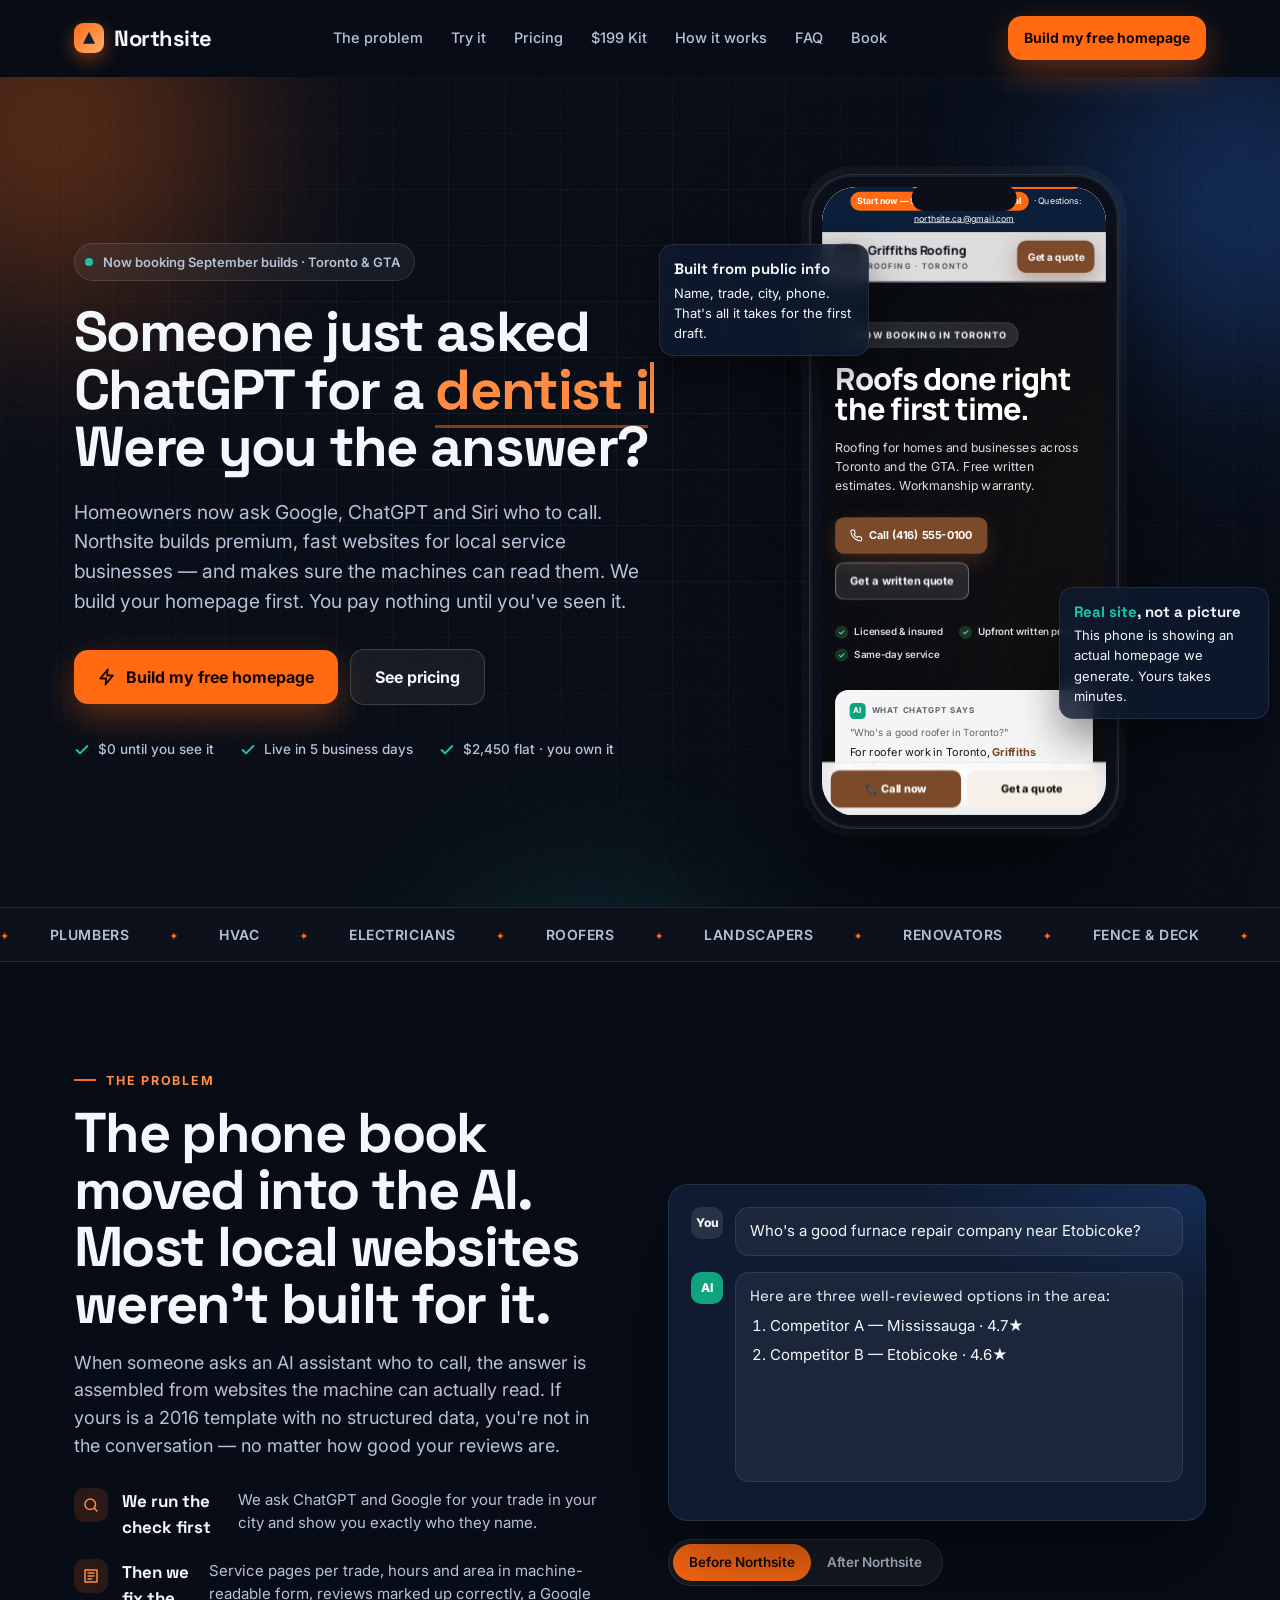
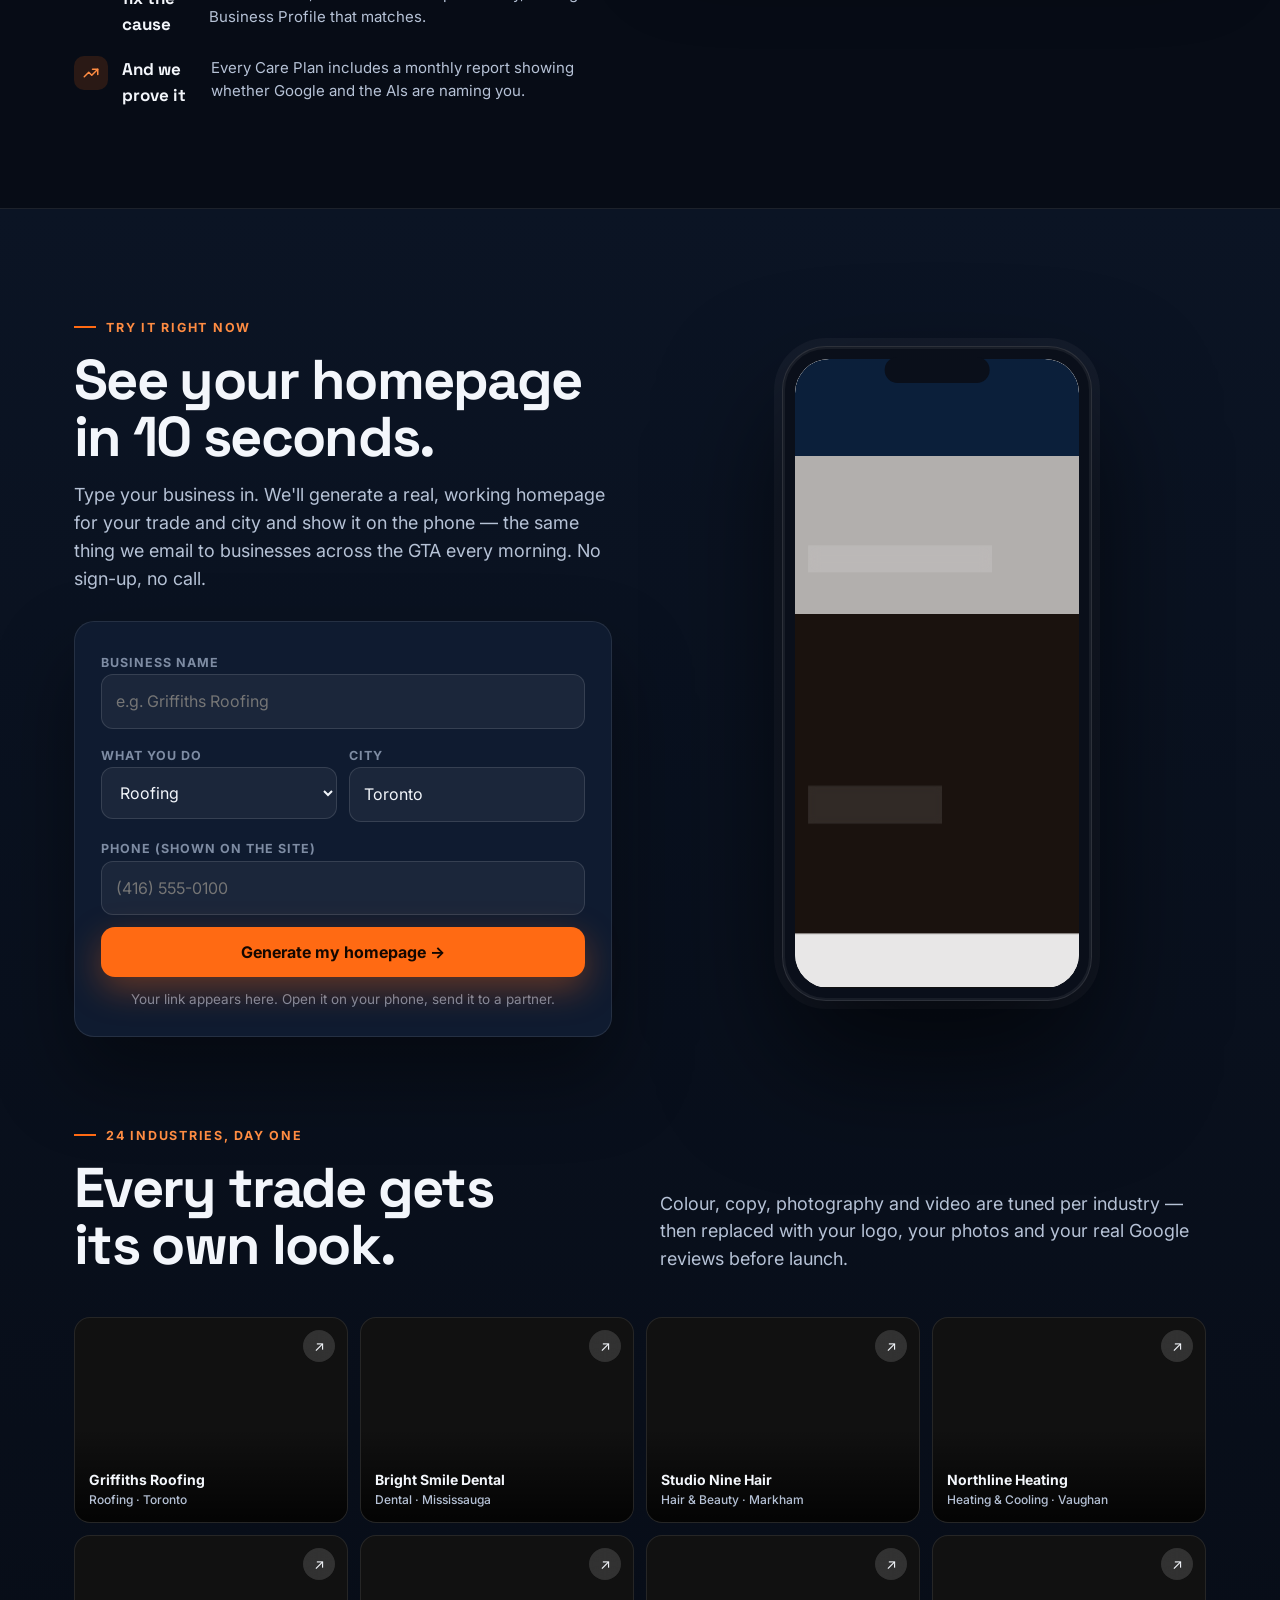
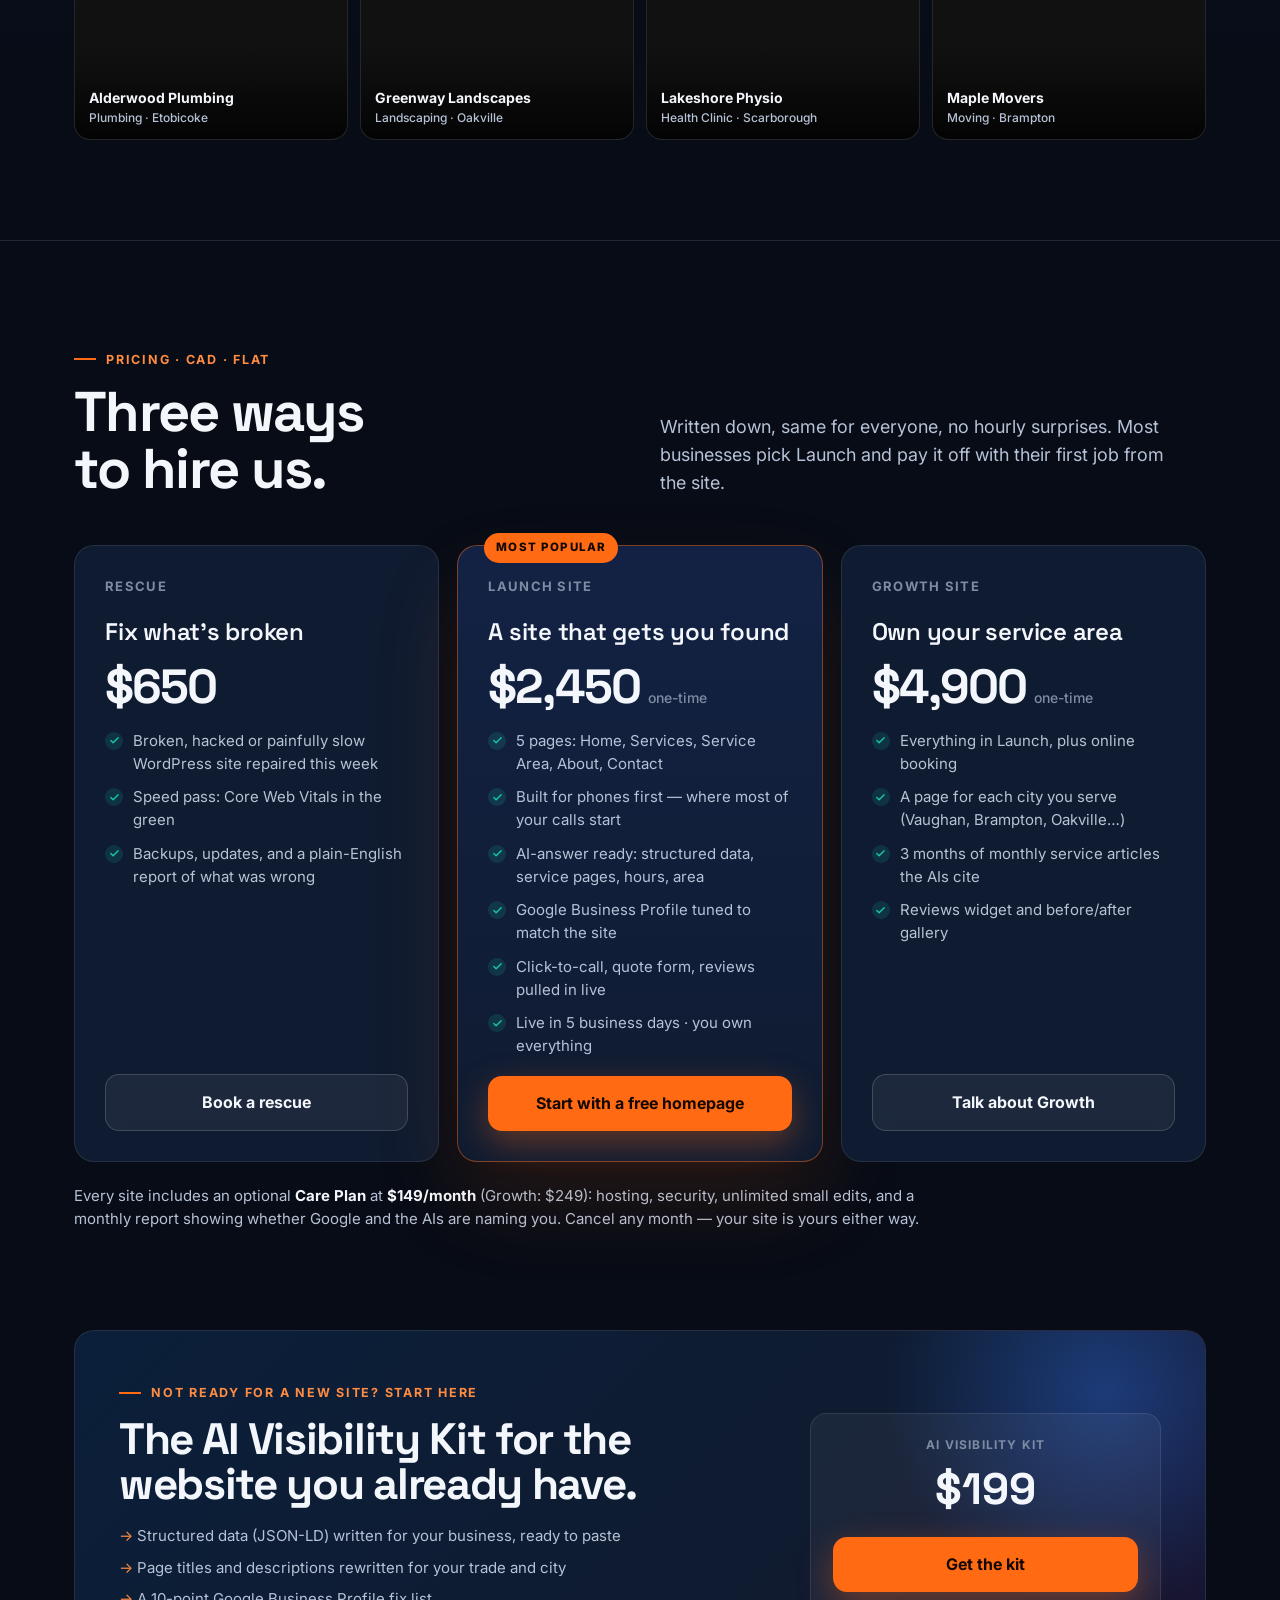
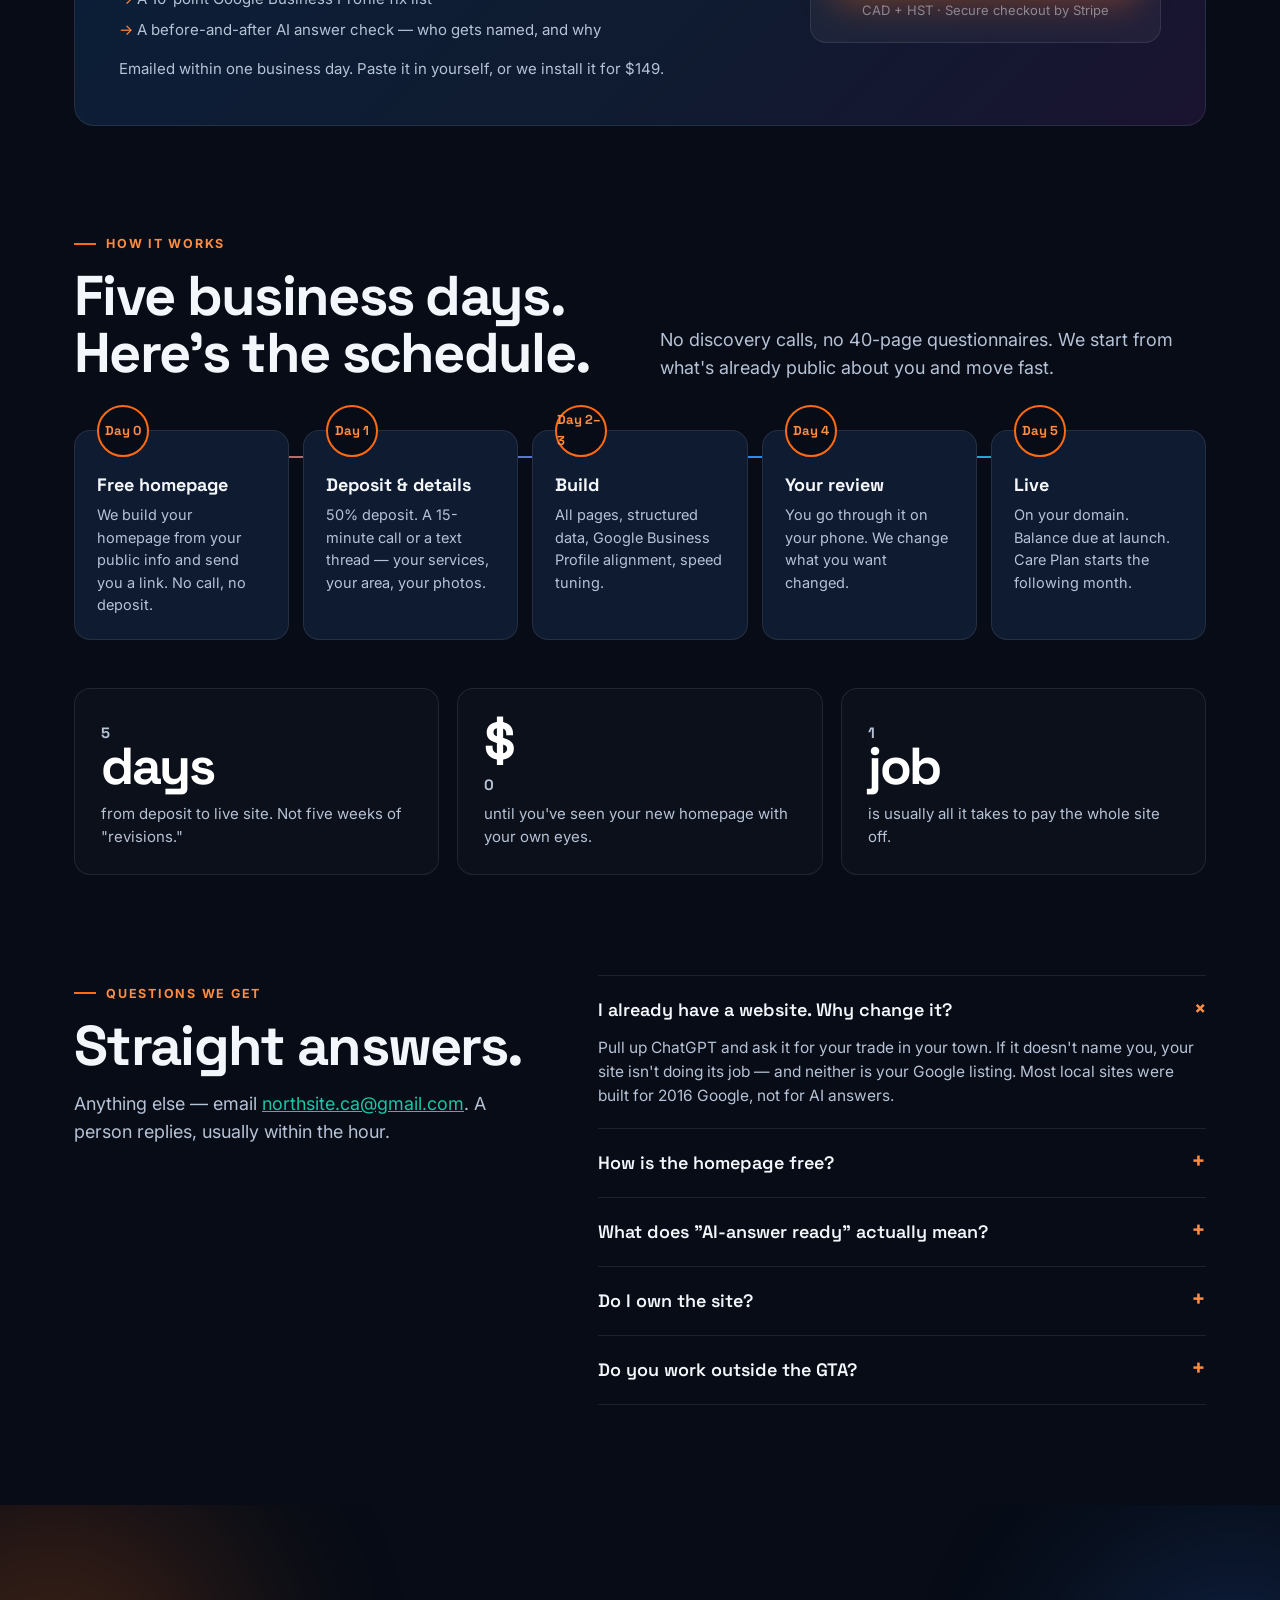
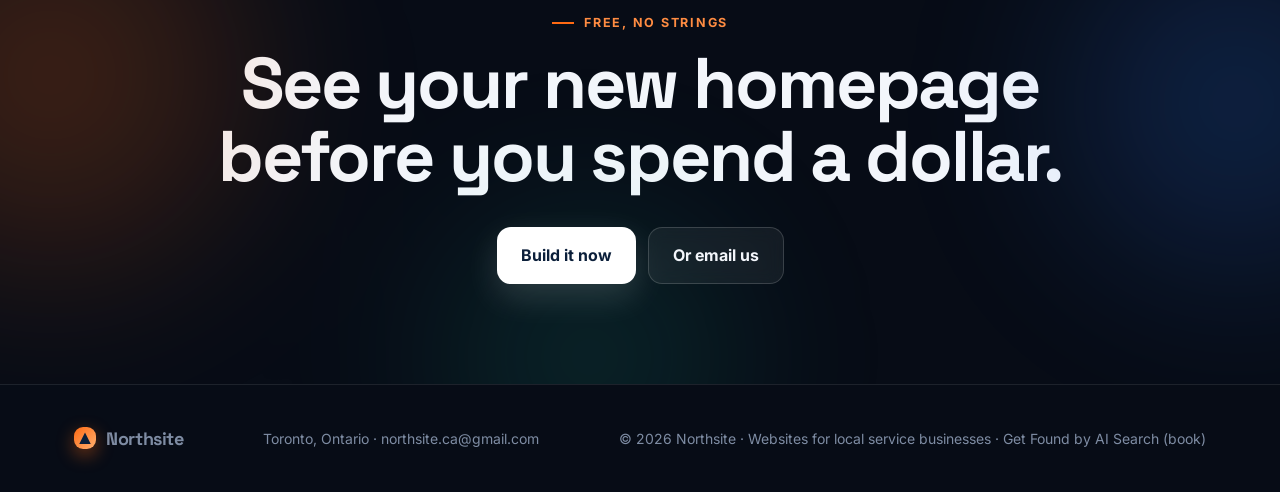
<file: index.html>
<!doctype html>
<html lang="en">
<head>
<meta charset="utf-8">
<meta name="viewport" content="width=device-width,initial-scale=1">
<title>Northsite — websites that get local businesses found on Google and in AI answers</title>
<meta name="description" content="Northsite builds fast, premium websites for GTA service businesses and makes them readable to Google, ChatGPT and Siri. See your homepage before you pay a dollar.">
<link rel="canonical" href="https://northsite.ca/">
<meta property="og:title" content="Northsite — see your new homepage before you pay">
<meta property="og:description" content="Premium websites for Toronto-area service businesses, built to be recommended by Google and ChatGPT. Free homepage first, $2,450 flat, live in 5 days.">
<meta property="og:url" content="https://northsite.ca/">
<meta name="theme-color" content="#070C16">
<script type="application/ld+json">{"@context":"https://schema.org","@type":"ProfessionalService","name":"Northsite","url":"https://northsite.ca/","email":"northsite.ca@gmail.com","description":"Websites and AI-search visibility for local service businesses in the Greater Toronto Area.","areaServed":{"@type":"AdministrativeArea","name":"Greater Toronto Area"},"address":{"@type":"PostalAddress","addressLocality":"Toronto","addressRegion":"ON","addressCountry":"CA"},"priceRange":"$199–$4,900","makesOffer":[{"@type":"Offer","name":"AI Visibility Kit","price":"199","priceCurrency":"CAD"},{"@type":"Offer","name":"Launch website","price":"2450","priceCurrency":"CAD"},{"@type":"Offer","name":"Growth website","price":"4900","priceCurrency":"CAD"}]}</script>
<link rel="preconnect" href="https://fonts.googleapis.com"><link rel="preconnect" href="https://fonts.gstatic.com" crossorigin>
<link rel="stylesheet" href="https://fonts.googleapis.com/css2?family=Space+Grotesk:wght@500;600;700&family=Inter:wght@400;500;600;700&display=swap">
<style>
:root{--bg:#070C16;--bg2:#0B1424;--panel:#0F1B30;--ink:#F3F6FB;--ink2:#B6C2D6;--mute:#7E8CA3;--line:rgba(255,255,255,.09);--o:#FF6A13;--o2:#FF8C42;--blue:#2F7BFF;--teal:#19C6A6;--r:20px}
*{box-sizing:border-box}html{scroll-behavior:smooth}
body{margin:0;background:var(--bg);color:var(--ink);font-family:Inter,system-ui,-apple-system,"Segoe UI",sans-serif;font-size:17px;line-height:1.55;-webkit-font-smoothing:antialiased;overflow-x:hidden}
h1,h2,h3,.sg{font-family:"Space Grotesk",Inter,sans-serif;letter-spacing:-.03em;line-height:1.02;margin:0;text-wrap:balance}
h1{font-size:clamp(34px,4.4vw,62px);font-weight:700}h2{font-size:clamp(32px,4.4vw,56px);font-weight:700}h3{font-size:22px;font-weight:600;letter-spacing:-.01em}
p{margin:0}a{color:inherit}
.wrap{max-width:1180px;margin:0 auto;padding:0 24px}
.kicker{display:inline-flex;align-items:center;gap:10px;font-size:12.5px;font-weight:700;letter-spacing:.14em;text-transform:uppercase;color:var(--o2)}.kicker:before{content:"";width:22px;height:2px;background:var(--o)}
.sub{color:var(--ink2);font-size:18px;max-width:40em;margin-top:16px;text-wrap:pretty}
.btn{display:inline-flex;align-items:center;gap:10px;background:var(--o);color:#140700;font-weight:700;text-decoration:none;padding:15px 24px;border-radius:14px;font-size:16px;border:0;cursor:pointer;position:relative;overflow:hidden;transition:transform .2s,box-shadow .2s;box-shadow:0 12px 34px rgba(255,106,19,.35);font-family:inherit}
.btn:after{content:"";position:absolute;inset:0;background:linear-gradient(120deg,transparent 30%,rgba(255,255,255,.35) 50%,transparent 70%);transform:translateX(-120%);transition:transform .6s}.btn:hover:after{transform:translateX(120%)}.btn:hover{transform:translateY(-2px);box-shadow:0 18px 44px rgba(255,106,19,.45)}
.btn svg{width:18px;height:18px}
.btn.ghost{background:rgba(255,255,255,.06);color:var(--ink);border:1px solid rgba(255,255,255,.16);box-shadow:none;backdrop-filter:blur(8px)}.btn.ghost:hover{background:rgba(255,255,255,.1);box-shadow:none}
.btn.white{background:#fff;color:#0B1F3A;box-shadow:0 12px 34px rgba(255,255,255,.15)}
/* nav */
.nav{position:sticky;top:0;z-index:50;transition:background .3s,border-color .3s;border-bottom:1px solid transparent}
.nav.solid{background:rgba(7,12,22,.72);backdrop-filter:blur(16px) saturate(1.4);-webkit-backdrop-filter:blur(16px) saturate(1.4);border-color:var(--line)}
.nav .wrap{display:flex;align-items:center;justify-content:space-between;padding:16px 24px;gap:16px}
.logo{display:flex;align-items:center;gap:10px;text-decoration:none;font-family:"Space Grotesk";font-weight:700;font-size:22px;letter-spacing:-.02em}
.logo i{width:30px;height:30px;border-radius:9px;background:linear-gradient(135deg,var(--o),#FFB070);display:grid;place-items:center;position:relative;box-shadow:0 6px 18px rgba(255,106,19,.45)}.logo i:after{content:"";width:12px;height:12px;background:#0B1F3A;clip-path:polygon(50% 0,100% 100%,0 100%)}
.nav .links{display:flex;gap:28px;font-size:14.5px;font-weight:500;color:var(--ink2)}.nav .links a{text-decoration:none;transition:color .2s}.nav .links a:hover{color:#fff}
.nav .right{display:flex;gap:10px;align-items:center}.nav .btn{padding:11px 16px;font-size:14px}
.nav .btn .sm{display:none}@media(max-width:900px){.nav .links{display:none}.nav .wrap{padding:12px 18px}.wrap{padding:0 18px}.nav .btn .lg{display:none}.nav .btn .sm{display:inline}}
/* hero */
.hero{position:relative;overflow:hidden;padding:80px 0 60px;min-height:calc(100vh - 70px);display:flex;align-items:center}
.aurora{position:absolute;inset:-20% -10%;z-index:0;filter:blur(70px);opacity:.75;pointer-events:none}
.aurora i{position:absolute;border-radius:50%;mix-blend-mode:screen;animation:drift 18s ease-in-out infinite alternate}
.aurora i:nth-child(1){width:52vw;height:52vw;left:-10%;top:-10%;background:radial-gradient(circle,#FF6A13 0%,rgba(255,106,19,0) 60%);opacity:.55}
.aurora i:nth-child(2){width:46vw;height:46vw;right:-8%;top:0;background:radial-gradient(circle,#2F7BFF 0%,rgba(47,123,255,0) 60%);opacity:.5;animation-delay:-6s}
.aurora i:nth-child(3){width:40vw;height:40vw;left:30%;bottom:-20%;background:radial-gradient(circle,#19C6A6 0%,rgba(25,198,166,0) 60%);opacity:.35;animation-delay:-12s}
@keyframes drift{0%{transform:translate(0,0) scale(1)}50%{transform:translate(6vw,-4vw) scale(1.12)}100%{transform:translate(-4vw,5vw) scale(.95)}}
.grid-bg{position:absolute;inset:0;z-index:0;background-image:linear-gradient(rgba(255,255,255,.045) 1px,transparent 1px),linear-gradient(90deg,rgba(255,255,255,.045) 1px,transparent 1px);background-size:56px 56px;mask-image:radial-gradient(ellipse 70% 60% at 50% 40%,#000 30%,transparent 100%);pointer-events:none}
.grain{position:absolute;inset:0;z-index:0;opacity:.07;pointer-events:none;background-image:url("data:image/svg+xml,%3Csvg xmlns='http://www.w3.org/2000/svg' width='160' height='160'%3E%3Cfilter id='n'%3E%3CfeTurbulence baseFrequency='.9' numOctaves='2' stitchTiles='stitch'/%3E%3C/filter%3E%3Crect width='100%25' height='100%25' filter='url(%23n)'/%3E%3C/svg%3E")}
.hero .wrap{position:relative;z-index:2;display:grid;grid-template-columns:1.1fr .9fr;gap:56px;align-items:center;width:100%}
@media(max-width:960px){.hero{min-height:0;padding:56px 0 40px}.hero .wrap{grid-template-columns:1fr;gap:40px}}
.pill{display:inline-flex;align-items:center;gap:10px;background:rgba(255,255,255,.06);border:1px solid rgba(255,255,255,.12);padding:8px 14px 8px 10px;border-radius:999px;font-size:13px;font-weight:600;color:var(--ink2);backdrop-filter:blur(8px)}
.pill b{width:8px;height:8px;border-radius:50%;background:var(--teal);box-shadow:0 0 0 0 rgba(25,198,166,.6);animation:pulse 2s infinite}
@keyframes pulse{70%{box-shadow:0 0 0 9px rgba(25,198,166,0)}100%{box-shadow:0 0 0 0 rgba(25,198,166,0)}}
.hero h1{margin-top:22px}.hero h1 .tw{color:var(--o2);border-bottom:3px solid rgba(255,106,19,.5)}
.hero h1 .cur{display:inline-block;width:.06em;height:.9em;background:var(--o2);vertical-align:-.08em;margin-left:2px;animation:blink 1s steps(2) infinite}@keyframes blink{50%{opacity:0}}
.hero .lede{font-size:clamp(17px,1.5vw,20px);color:var(--ink2);max-width:33em;margin-top:22px;text-wrap:pretty}
.hero .cta{display:flex;gap:12px;flex-wrap:wrap;margin-top:32px;align-items:center}
.hero .fine{margin-top:16px;font-size:14px;color:var(--mute)}
.proof{display:flex;gap:26px;flex-wrap:wrap;margin-top:34px;font-size:13.5px;color:var(--ink2);font-weight:500}.proof span{display:inline-flex;gap:8px;align-items:center}.proof svg{width:16px;height:16px;color:var(--teal)}
/* phone demo */
.demo{position:relative;justify-self:center;width:min(310px,100%)}.demo .phone{position:relative;z-index:1}
.phone{position:relative;width:100%;aspect-ratio:9/19;border-radius:44px;background:#0a0f1a;border:1px solid rgba(255,255,255,.14);box-shadow:0 60px 120px rgba(0,0,0,.6),0 0 0 8px rgba(255,255,255,.04),inset 0 0 0 2px rgba(255,255,255,.06);padding:12px;animation:floaty 8s ease-in-out infinite}
@keyframes floaty{50%{transform:translateY(-10px)}}
.phone .screen{position:relative;width:100%;height:100%;border-radius:34px;overflow:hidden;background:#111}
.phone .notch{position:absolute;top:10px;left:50%;translate:-50% 0;width:34%;height:26px;background:#0a0f1a;border-radius:20px;z-index:3}
.phone iframe{width:390px;height:844px;border:0;transform-origin:0 0;position:absolute;left:0;top:0;pointer-events:none;background:#fff}
.demo .tag{position:absolute;z-index:2;left:-150px;top:70px;background:rgba(15,27,48,.85);border:1px solid var(--line);backdrop-filter:blur(10px);padding:12px 14px;border-radius:14px;font-size:13px;box-shadow:0 20px 40px rgba(0,0,0,.4);animation:floaty 8s ease-in-out -3s infinite;max-width:210px}
.demo .tag b{display:block;font-family:"Space Grotesk";font-size:15px;margin-bottom:2px}.demo .tag.t2{left:auto;right:-150px;top:auto;bottom:110px;animation-delay:-5s}
.demo .tag em{font-style:normal;color:var(--teal)}
@media(max-width:960px){.demo .tag,.demo .tag.t2{position:static;margin:12px auto 0;max-width:none;animation:none}.demo .tag{display:none}}
/* ticker */
.ticker{border-top:1px solid var(--line);border-bottom:1px solid var(--line);padding:16px 0;overflow:hidden;background:rgba(255,255,255,.02)}
.ticker .track{display:flex;gap:40px;width:max-content;white-space:nowrap;animation:tick 60s linear infinite;font-size:14px;font-weight:600;color:var(--ink2);letter-spacing:.04em;text-transform:uppercase}.ticker span:before{content:"✦";color:var(--o);margin-right:40px;font-size:11px}
@keyframes tick{to{transform:translateX(-50%)}}
/* sections */
section{padding:100px 0;position:relative}@media(max-width:900px){section{padding:70px 0}}
.head{display:grid;grid-template-columns:1fr 1fr;gap:40px;align-items:end;margin-bottom:48px}@media(max-width:900px){.head{grid-template-columns:1fr;gap:16px}}
/* AI check */
.check{display:grid;grid-template-columns:1fr 1fr;gap:56px;align-items:center}@media(max-width:960px){.check{grid-template-columns:1fr}}
.chat{background:var(--panel);border:1px solid var(--line);border-radius:var(--r);padding:22px;box-shadow:0 40px 80px rgba(0,0,0,.4);position:relative;overflow:hidden}
.chat:before{content:"";position:absolute;inset:0;background:radial-gradient(500px 200px at 100% 0%,rgba(47,123,255,.18),transparent 60%);pointer-events:none}
.chat .row{display:flex;gap:12px;margin-bottom:16px;position:relative}.chat .av{flex:none;width:32px;height:32px;border-radius:10px;display:grid;place-items:center;font-size:12px;font-weight:800}.chat .u .av{background:rgba(255,255,255,.1)}.chat .a .av{background:#10A37F;color:#fff}
.chat .bub{background:rgba(255,255,255,.05);border:1px solid var(--line);padding:12px 14px;border-radius:14px;font-size:15px;line-height:1.5;flex:1}
.chat .ans{font-family:"Space Grotesk";font-size:15px}.chat ol{margin:8px 0 0;padding-left:20px;display:grid;gap:6px}.chat li{opacity:0;transform:translateX(-6px);transition:.4s}.chat li.in{opacity:1;transform:none}
.chat .miss{margin-top:12px;padding:10px 12px;border-radius:10px;background:rgba(200,50,30,.14);border:1px solid rgba(240,100,78,.35);color:#FFB4A6;font-size:13.5px;display:flex;gap:8px;align-items:center;opacity:0;transition:.5s .2s}.chat .miss.in{opacity:1}
.chat .fix{margin-top:12px;padding:10px 12px;border-radius:10px;background:rgba(25,198,166,.12);border:1px solid rgba(25,198,166,.4);color:#8FF0D9;font-size:13.5px;display:none;gap:8px;align-items:center}
.chat.fixed .miss{display:none}.chat.fixed .fix{display:flex}.chat .you{color:var(--o2);font-weight:700}
.toggle{display:inline-flex;background:rgba(255,255,255,.06);border:1px solid var(--line);border-radius:999px;padding:4px;margin-top:18px;font-size:13.5px;font-weight:600}.toggle button{border:0;background:transparent;color:var(--ink2);padding:8px 16px;border-radius:999px;cursor:pointer;font:inherit;font-weight:600}.toggle button.on{background:var(--o);color:#140700}
.feat{display:grid;gap:18px;margin-top:28px}.feat div{display:flex;gap:14px;align-items:flex-start}.feat i{flex:none;width:34px;height:34px;border-radius:10px;background:rgba(255,106,19,.14);color:var(--o2);display:grid;place-items:center;font-style:normal}.feat i svg{width:18px;height:18px}.feat b{display:block;font-family:"Space Grotesk";font-size:17px}.feat span{color:var(--ink2);font-size:15px}
/* builder */
.builder{background:linear-gradient(180deg,var(--bg2),var(--bg));border-top:1px solid var(--line);border-bottom:1px solid var(--line)}
.bgrid{display:grid;grid-template-columns:1fr 1fr;gap:56px;align-items:center}@media(max-width:960px){.bgrid{grid-template-columns:1fr}}
.form{background:var(--panel);border:1px solid var(--line);border-radius:var(--r);padding:26px;display:grid;gap:12px;box-shadow:0 40px 80px rgba(0,0,0,.4)}
.form label{font-size:12.5px;font-weight:700;letter-spacing:.08em;text-transform:uppercase;color:var(--mute)}
.form input,.form select{width:100%;background:rgba(255,255,255,.05);border:1px solid rgba(255,255,255,.12);color:var(--ink);padding:14px;border-radius:12px;font:inherit;font-size:16px}.form input:focus,.form select:focus{outline:2px solid rgba(255,106,19,.6);border-color:var(--o)}.form select option{color:#111}
.form .two{display:grid;grid-template-columns:1fr 1fr;gap:12px}@media(max-width:560px){.form .two{grid-template-columns:1fr}}
.form .out{font-size:13.5px;color:var(--mute);text-align:center}.form .out a{color:var(--teal)}
.showcase{display:grid;grid-template-columns:repeat(4,1fr);gap:12px;margin-top:44px}@media(max-width:900px){.showcase{grid-template-columns:repeat(2,1fr)}}
.showcase a{position:relative;display:block;aspect-ratio:4/3;border-radius:16px;overflow:hidden;text-decoration:none;border:1px solid var(--line);background:#111}
.showcase .im{position:absolute;inset:0;background-size:cover;background-position:center;transition:transform .8s;filter:saturate(.9)}.showcase a:hover .im{transform:scale(1.07)}
.showcase .cap{position:absolute;inset:auto 0 0 0;padding:40px 14px 12px;background:linear-gradient(transparent,rgba(0,0,0,.8));font-weight:700;font-size:14px}.showcase .cap small{display:block;font-weight:500;color:var(--ink2);font-size:12px}
.showcase .go{position:absolute;top:12px;right:12px;width:32px;height:32px;border-radius:50%;background:rgba(255,255,255,.14);backdrop-filter:blur(8px);display:grid;place-items:center;font-size:14px;transition:.2s}.showcase a:hover .go{background:var(--o);color:#140700}
/* pricing */
.plans{display:grid;grid-template-columns:repeat(3,1fr);gap:18px;margin-top:48px;align-items:stretch}@media(max-width:960px){.plans{grid-template-columns:1fr}}
.plan{position:relative;background:var(--panel);border:1px solid var(--line);border-radius:var(--r);padding:30px;display:flex;flex-direction:column;gap:18px;transition:transform .25s,border-color .25s}.plan:hover{transform:translateY(-6px);border-color:rgba(255,255,255,.2)}
.plan:before{content:"";position:absolute;inset:-1px;border-radius:inherit;padding:1px;background:radial-gradient(300px 200px at var(--mx,50%) var(--my,0%),rgba(255,255,255,.35),transparent 60%);-webkit-mask:linear-gradient(#000 0 0) content-box,linear-gradient(#000 0 0);-webkit-mask-composite:xor;mask-composite:exclude;pointer-events:none;opacity:0;transition:opacity .3s}.plan:hover:before{opacity:1}
.plan.lead{background:linear-gradient(180deg,#132244,#0F1B30);border-color:rgba(255,106,19,.45);box-shadow:0 40px 90px rgba(255,106,19,.12)}
.plan .badge{position:absolute;top:-13px;left:26px;background:var(--o);color:#140700;font-size:11.5px;font-weight:800;letter-spacing:.1em;text-transform:uppercase;padding:6px 12px;border-radius:999px}
.plan .name{font-size:13px;font-weight:700;letter-spacing:.1em;text-transform:uppercase;color:var(--mute)}.plan h3{font-size:24px;margin-top:6px}
.plan .price{font-family:"Space Grotesk";font-size:48px;font-weight:700;letter-spacing:-.04em;line-height:1}.plan .price small{font-size:14px;color:var(--mute);font-weight:500;letter-spacing:0;margin-left:8px;font-family:Inter}
.plan ul{list-style:none;padding:0;margin:0;display:grid;gap:10px;align-content:start;color:var(--ink2);font-size:15px;flex:1}.plan li{display:flex;gap:10px;align-items:flex-start}.plan li:before{content:"";flex:none;width:18px;height:18px;border-radius:50%;background:rgba(25,198,166,.15);margin-top:3px;background-image:url("data:image/svg+xml,%3Csvg xmlns='http://www.w3.org/2000/svg' viewBox='0 0 24 24' fill='none' stroke='%2319C6A6' stroke-width='3' stroke-linecap='round' stroke-linejoin='round'%3E%3Cpath d='M20 6 9 17l-5-5'/%3E%3C/svg%3E");background-size:11px;background-repeat:no-repeat;background-position:center}
.plan .btn{justify-content:center}
.care{margin-top:22px;color:var(--ink2);font-size:15px;max-width:60em}.care b{color:var(--ink)}
/* kit */
.kit{background:linear-gradient(135deg,#0B1F3A,#0F1B30 60%,#1A1330);border:1px solid var(--line);border-radius:var(--r);padding:44px;display:grid;grid-template-columns:1.3fr .7fr;gap:40px;align-items:center;position:relative;overflow:hidden}
.kit:before{content:"";position:absolute;width:520px;height:520px;right:-160px;top:-200px;background:radial-gradient(circle,rgba(47,123,255,.35),transparent 60%);pointer-events:none}
@media(max-width:900px){.kit{grid-template-columns:1fr;padding:28px}}
.kit .box{background:rgba(255,255,255,.05);border:1px solid var(--line);border-radius:16px;padding:22px;text-align:center;position:relative}.kit .box .p{font-family:"Space Grotesk";font-size:44px;font-weight:700}.kit .box small{display:block;color:var(--mute);font-size:13px;margin-top:8px}
.kit ul{margin:18px 0 0;padding:0;list-style:none;display:grid;gap:8px;color:var(--ink2);font-size:15px}.kit li:before{content:"→ ";color:var(--o2)}
/* process */
.steps{position:relative;display:grid;grid-template-columns:repeat(5,1fr);gap:14px;margin-top:48px}@media(max-width:960px){.steps{grid-template-columns:1fr 1fr}}@media(max-width:560px){.steps{grid-template-columns:1fr}}
.steps:before{content:"";position:absolute;left:0;right:0;top:26px;height:2px;background:linear-gradient(90deg,var(--o),var(--blue),var(--teal));transform:scaleX(0);transform-origin:left;transition:transform 1.6s ease .2s}.steps.in:before{transform:scaleX(1)}@media(max-width:960px){.steps:before{display:none}}
.step{background:var(--panel);border:1px solid var(--line);border-radius:16px;padding:22px;position:relative}.step .d{width:52px;height:52px;border-radius:50%;background:var(--bg);border:2px solid var(--o);display:grid;place-items:center;font-family:"Space Grotesk";font-weight:700;font-size:13px;color:var(--o2);margin:-48px 0 14px;position:relative}.step b{display:block;font-family:"Space Grotesk";font-size:18px;margin-bottom:6px}.step p{color:var(--ink2);font-size:14.5px}
@media(max-width:960px){.step .d{margin-top:0}}
/* stats */
.stats{display:grid;grid-template-columns:repeat(3,1fr);gap:18px;margin-top:48px}@media(max-width:700px){.stats{grid-template-columns:1fr}}
.stat{border:1px solid var(--line);border-radius:16px;padding:26px;background:rgba(255,255,255,.02)}.stat b{display:block;font-family:"Space Grotesk";font-size:52px;font-weight:700;letter-spacing:-.04em;color:#fff;line-height:1}.stat span{color:var(--ink2);font-size:15px;display:block;margin-top:10px}
/* faq */
.faq{display:grid;grid-template-columns:1fr 1.3fr;gap:56px}@media(max-width:900px){.faq{grid-template-columns:1fr;gap:20px}}
.faq details{border-top:1px solid var(--line);padding:20px 0}.faq details:last-child{border-bottom:1px solid var(--line)}.faq summary{cursor:pointer;list-style:none;display:flex;justify-content:space-between;gap:20px;font-family:"Space Grotesk";font-size:18px;font-weight:600}.faq summary::-webkit-details-marker{display:none}.faq summary:after{content:"+";color:var(--o2);font-size:24px;line-height:1;transition:transform .2s}.faq details[open] summary:after{transform:rotate(45deg)}.faq details p{color:var(--ink2);margin-top:12px;font-size:15.5px;max-width:44em}
/* cta */
.cta-band{text-align:center;position:relative;overflow:hidden}.cta-band .aurora{opacity:.5}
.cta-band h2{font-size:clamp(36px,5.6vw,72px);max-width:14em;margin:0 auto}.cta-band .btns{display:flex;gap:12px;justify-content:center;flex-wrap:wrap;margin-top:34px}
footer{border-top:1px solid var(--line);padding:40px 0;color:var(--mute);font-size:14px}footer .wrap{display:flex;justify-content:space-between;flex-wrap:wrap;gap:14px;align-items:center}footer a{text-decoration:none}
.rv{opacity:0;transform:translateY(24px);transition:opacity .8s ease,transform .8s ease}.rv.in{opacity:1;transform:none}
@media(prefers-reduced-motion:reduce){.rv{opacity:1;transform:none}.aurora i,.phone,.demo .tag,.ticker .track,.pill b,.hero h1 .cur{animation:none}}
</style>
</head>
<body>
<div class="nav" id="nav"><div class="wrap"><a class="logo" href="#top"><i></i>Northsite</a><div class="links"><a href="#check">The problem</a><a href="#try">Try it</a><a href="#pricing">Pricing</a><a href="#kit">$199 Kit</a><a href="#how">How it works</a><a href="#faq">FAQ</a><a href="/book/">Book</a></div><div class="right"><a class="btn" href="#try"><span class="lg">Build my free homepage</span><span class="sm">Free homepage</span></a></div></div></div>

<div class="hero" id="top"><div class="aurora"><i></i><i></i><i></i></div><div class="grid-bg"></div><div class="grain"></div>
<div class="wrap">
<div>
<span class="pill"><b></b>Now booking September builds · Toronto &amp; GTA</span>
<h1>Someone just asked ChatGPT for a <span class="tw" id="tw">plumber in Etobicoke</span><span class="cur"></span><br>Were you the answer?</h1>
<p class="lede">Homeowners now ask Google, ChatGPT and Siri who to call. Northsite builds premium, fast websites for local service businesses — and makes sure the machines can read them. We build your homepage first. You pay nothing until you've seen it.</p>
<div class="cta"><a class="btn" href="#try"><svg viewBox="0 0 24 24" fill="none" stroke="currentColor" stroke-width="2.4" stroke-linecap="round" stroke-linejoin="round"><path d="M13 2 3 14h8l-1 8 10-12h-8z"/></svg>Build my free homepage</a><a class="btn ghost" href="#pricing">See pricing</a></div>
<div class="proof"><span><svg viewBox="0 0 24 24" fill="none" stroke="currentColor" stroke-width="3" stroke-linecap="round" stroke-linejoin="round"><path d="M20 6 9 17l-5-5"/></svg>$0 until you see it</span><span><svg viewBox="0 0 24 24" fill="none" stroke="currentColor" stroke-width="3" stroke-linecap="round" stroke-linejoin="round"><path d="M20 6 9 17l-5-5"/></svg>Live in 5 business days</span><span><svg viewBox="0 0 24 24" fill="none" stroke="currentColor" stroke-width="3" stroke-linecap="round" stroke-linejoin="round"><path d="M20 6 9 17l-5-5"/></svg>$2,450 flat · you own it</span></div>
</div>
<div class="demo"><div class="tag"><b>Built from public info</b>Name, trade, city, phone. That's all it takes for the first draft.</div>
<div class="phone"><div class="notch"></div><div class="screen"><iframe id="ph" title="Live homepage demo" src="/m/?n=Griffiths+Roofing&amp;t=roof&amp;c=Toronto&amp;p=4165550100" loading="lazy"></iframe></div></div>
<div class="tag t2"><b><em>Real site</em>, not a picture</b>This phone is showing an actual homepage we generate. Yours takes minutes.</div></div>
</div></div>

<div class="ticker"><div class="track" id="tick"></div></div>

<section id="check"><div class="wrap"><div class="check">
<div class="rv"><span class="kicker">The problem</span><h2 style="margin-top:14px">The phone book moved into the AI. Most local websites weren't built for it.</h2><p class="sub">When someone asks an AI assistant who to call, the answer is assembled from websites the machine can actually read. If yours is a 2016 template with no structured data, you're not in the conversation — no matter how good your reviews are.</p>
<div class="feat"><div><i><svg viewBox="0 0 24 24" fill="none" stroke="currentColor" stroke-width="2" stroke-linecap="round" stroke-linejoin="round"><circle cx="11" cy="11" r="7"/><path d="m20 20-3.5-3.5"/></svg></i><div><b>We run the check first</b><span>We ask ChatGPT and Google for your trade in your city and show you exactly who they name.</span></div></div><div><i><svg viewBox="0 0 24 24" fill="none" stroke="currentColor" stroke-width="2" stroke-linecap="round" stroke-linejoin="round"><path d="M4 4h16v16H4z"/><path d="M8 12h8M8 8h8M8 16h5"/></svg></i><div><b>Then we fix the cause</b><span>Service pages per trade, hours and area in machine-readable form, reviews marked up correctly, a Google Business Profile that matches.</span></div></div><div><i><svg viewBox="0 0 24 24" fill="none" stroke="currentColor" stroke-width="2" stroke-linecap="round" stroke-linejoin="round"><path d="M3 17l6-6 4 4 8-8"/><path d="M14 7h7v7"/></svg></i><div><b>And we prove it</b><span>Every Care Plan includes a monthly report showing whether Google and the AIs are naming you.</span></div></div></div></div>
<div class="rv"><div class="chat" id="chat"><div class="row u"><span class="av">You</span><div class="bub">Who's a good furnace repair company near Etobicoke?</div></div>
<div class="row a"><span class="av">AI</span><div class="bub"><div class="ans">Here are three well-reviewed options in the area:</div><ol id="ol"><li><span id="n1">Competitor A</span> — Mississauga · 4.7★</li><li><span id="n2">Competitor B</span> — Etobicoke · 4.6★</li><li><span id="n3">Competitor C</span> — Toronto West · 4.8★</li></ol>
<div class="miss" id="miss">✕ &nbsp;<span><b>Your company</b> · 4.8★ · 22 years in business — <b>not found</b>. No crawlable service pages, no structured data.</span></div>
<div class="fix">✓ &nbsp;<span><b class="you">Your company</b> now listed first: structured data, service pages and hours the AI can read.</span></div></div></div></div>
<div class="toggle"><button class="on" id="tb0">Before Northsite</button><button id="tb1">After Northsite</button></div></div>
</div></div></section>

<section class="builder" id="try"><div class="wrap"><div class="bgrid">
<div class="rv"><span class="kicker">Try it right now</span><h2 style="margin-top:14px">See your homepage in 10 seconds.</h2><p class="sub">Type your business in. We'll generate a real, working homepage for your trade and city and show it on the phone — the same thing we email to businesses across the GTA every morning. No sign-up, no call.</p>
<form class="form" id="bf" style="margin-top:28px" onsubmit="return false">
<div><label>Business name</label><input id="fn" placeholder="e.g. Griffiths Roofing" autocomplete="organization"></div>
<div class="two"><div><label>What you do</label><select id="ft"><option value="plumb">Plumbing</option><option value="hvac">Heating &amp; cooling</option><option value="electric">Electrical</option><option value="roof" selected>Roofing</option><option value="landscap">Landscaping</option><option value="renov">Renovations</option><option value="fence">Fences &amp; decks</option><option value="paving">Paving</option><option value="window">Windows &amp; doors</option><option value="garage">Garage doors</option><option value="move">Moving</option><option value="clean">Cleaning</option><option value="auto">Auto repair</option><option value="pest">Pest control</option><option value="paint">Painting</option><option value="salon">Hair &amp; beauty</option><option value="clinic">Physio / chiro / massage</option><option value="dental">Dental</option><option value="daycare">Childcare</option><option value="tutor">Tutoring</option><option value="catering">Catering</option><option value="photo">Photography</option><option value="vet">Veterinary</option><option value="account">Accounting</option></select></div><div><label>City</label><input id="fc" placeholder="Toronto" value="Toronto"></div></div>
<div><label>Phone (shown on the site)</label><input id="fp" placeholder="(416) 555-0100" inputmode="tel"></div>
<button class="btn" id="fb" type="button" style="justify-content:center">Generate my homepage →</button>
<div class="out" id="fo">Your link appears here. Open it on your phone, send it to a partner.</div>
</form></div>
<div class="rv demo" style="justify-self:center"><div class="phone"><div class="notch"></div><div class="screen"><iframe id="ph2" title="Your generated homepage" src="about:blank" loading="lazy"></iframe></div></div></div>
</div>
<div class="head rv" style="margin:80px 0 0"><div><span class="kicker">24 industries, day one</span><h2 style="margin-top:14px">Every trade gets its own look.</h2></div><p class="sub" style="margin:0">Colour, copy, photography and video are tuned per industry — then replaced with your logo, your photos and your real Google reviews before launch.</p></div>
<div class="showcase rv" id="show"></div>
</div></section>

<section id="pricing"><div class="wrap"><div class="head rv"><div><span class="kicker">Pricing · CAD · flat</span><h2 style="margin-top:14px">Three ways to hire us.</h2></div><p class="sub" style="margin:0">Written down, same for everyone, no hourly surprises. Most businesses pick Launch and pay it off with their first job from the site.</p></div>
<div class="plans">
<div class="plan rv"><div class="name">Rescue</div><h3>Fix what's broken</h3><div class="price">$650</div><ul><li>Broken, hacked or painfully slow WordPress site repaired this week</li><li>Speed pass: Core Web Vitals in the green</li><li>Backups, updates, and a plain-English report of what was wrong</li></ul><a class="btn ghost" href="https://buy.stripe.com/14A00l3Rd0xw5ajcrt7Re02">Book a rescue</a></div>
<div class="plan lead rv" style="transition-delay:.1s"><span class="badge">Most popular</span><div class="name">Launch site</div><h3>A site that gets you found</h3><div class="price">$2,450<small>one-time</small></div><ul><li>5 pages: Home, Services, Service Area, About, Contact</li><li>Built for phones first — where most of your calls start</li><li>AI-answer ready: structured data, service pages, hours, area</li><li>Google Business Profile tuned to match the site</li><li>Click-to-call, quote form, reviews pulled in live</li><li>Live in 5 business days · you own everything</li></ul><a class="btn" href="#try">Start with a free homepage</a></div>
<div class="plan rv" style="transition-delay:.2s"><div class="name">Growth site</div><h3>Own your service area</h3><div class="price">$4,900<small>one-time</small></div><ul><li>Everything in Launch, plus online booking</li><li>A page for each city you serve (Vaughan, Brampton, Oakville…)</li><li>3 months of monthly service articles the AIs cite</li><li>Reviews widget and before/after gallery</li></ul><a class="btn ghost" href="mailto:northsite.ca@gmail.com?subject=Growth%20site">Talk about Growth</a></div>
</div>
<p class="care rv">Every site includes an optional <b>Care Plan</b> at <b>$149/month</b> (Growth: $249): hosting, security, unlimited small edits, and a monthly report showing whether Google and the AIs are naming you. Cancel any month — your site is yours either way.</p>
</div></section>

<section id="kit" style="padding-top:0"><div class="wrap"><div class="kit rv"><div><span class="kicker">Not ready for a new site? Start here</span><h2 style="margin-top:14px;font-size:clamp(28px,3.6vw,44px)">The AI Visibility Kit for the website you already have.</h2><ul><li>Structured data (JSON-LD) written for your business, ready to paste</li><li>Page titles and descriptions rewritten for your trade and city</li><li>A 10-point Google Business Profile fix list</li><li>A before-and-after AI answer check — who gets named, and why</li></ul><p class="sub" style="font-size:15px;margin-top:16px">Emailed within one business day. Paste it in yourself, or we install it for $149.</p></div>
<div class="box"><div class="name" style="font-size:12px;font-weight:700;letter-spacing:.1em;text-transform:uppercase;color:var(--mute)">AI Visibility Kit</div><div class="p">$199</div><a class="btn" style="margin-top:14px;justify-content:center;display:flex" href="https://buy.stripe.com/eVqfZjdrN4NMbyH3UX7Re06">Get the kit</a><small>CAD + HST · Secure checkout by Stripe</small></div></div></div></section>

<section id="how" style="padding-top:0"><div class="wrap"><div class="head rv"><div><span class="kicker">How it works</span><h2 style="margin-top:14px">Five business days. Here's the schedule.</h2></div><p class="sub" style="margin:0">No discovery calls, no 40-page questionnaires. We start from what's already public about you and move fast.</p></div>
<div class="steps rv" id="steps">
<div class="step"><div class="d">Day 0</div><b>Free homepage</b><p>We build your homepage from your public info and send you a link. No call, no deposit.</p></div>
<div class="step"><div class="d">Day 1</div><b>Deposit &amp; details</b><p>50% deposit. A 15-minute call or a text thread — your services, your area, your photos.</p></div>
<div class="step"><div class="d">Day 2–3</div><b>Build</b><p>All pages, structured data, Google Business Profile alignment, speed tuning.</p></div>
<div class="step"><div class="d">Day 4</div><b>Your review</b><p>You go through it on your phone. We change what you want changed.</p></div>
<div class="step"><div class="d">Day 5</div><b>Live</b><p>On your domain. Balance due at launch. Care Plan starts the following month.</p></div>
</div>
<div class="stats"><div class="stat rv"><b><span class="cnt" data-v="5">5</span> days</b><span>from deposit to live site. Not five weeks of "revisions."</span></div><div class="stat rv" style="transition-delay:.1s"><b>$<span class="cnt" data-v="0">0</span></b><span>until you've seen your new homepage with your own eyes.</span></div><div class="stat rv" style="transition-delay:.2s"><b><span class="cnt" data-v="1">1</span> job</b><span>is usually all it takes to pay the whole site off.</span></div></div>
</div></section>

<section id="faq" style="padding-top:0"><div class="wrap"><div class="faq"><div class="rv"><span class="kicker">Questions we get</span><h2 style="margin-top:14px">Straight answers.</h2><p class="sub">Anything else — email <a href="mailto:northsite.ca@gmail.com" style="color:var(--teal)">northsite.ca@gmail.com</a>. A person replies, usually within the hour.</p></div>
<div class="rv">
<details open><summary>I already have a website. Why change it?</summary><p>Pull up ChatGPT and ask it for your trade in your town. If it doesn't name you, your site isn't doing its job — and neither is your Google listing. Most local sites were built for 2016 Google, not for AI answers.</p></details>
<details><summary>How is the homepage free?</summary><p>It costs us time, not money, and it's the best sales pitch we have. We build it from public info, send you the link, and you decide. Keep it either way.</p></details>
<details><summary>What does "AI-answer ready" actually mean?</summary><p>The site is written and structured so ChatGPT, Google's AI Overviews, Siri and Perplexity can read exactly what you do, where, and when: service pages per trade, hours and area in machine-readable form, reviews marked up correctly.</p></details>
<details><summary>Do I own the site?</summary><p>Yes. Your domain, your content, your files. If you ever leave the Care Plan we hand you everything and help you move it.</p></details>
<details><summary>Do you work outside the GTA?</summary><p>Ontario-wide for the Kit and for websites. In-person visits are GTA only, but almost nobody needs one.</p></details>
</div></div></div></section>

<section class="cta-band"><div class="aurora"><i></i><i></i><i></i></div><div class="wrap rv"><span class="kicker" style="justify-content:center">Free, no strings</span><h2 style="margin-top:14px">See your new homepage before you spend a dollar.</h2><div class="btns"><a class="btn white" href="#try">Build it now</a><a class="btn ghost" href="mailto:northsite.ca@gmail.com?subject=Free%20homepage%20for%20my%20company&amp;body=Company%3A%0ATrade%3A%0ACity%3A%0ACurrent%20website%20(if%20any)%3A">Or email us</a></div></div></section>

<footer><div class="wrap"><span><a class="logo" href="#top" style="font-size:18px"><i style="width:22px;height:22px"></i>Northsite</a></span><span>Toronto, Ontario · <a href="mailto:northsite.ca@gmail.com">northsite.ca@gmail.com</a></span><span>© 2026 Northsite · Websites for local service businesses · <a href="/book/">Get Found by AI Search (book)</a></span></div></footer>

<script>
const TW=["plumber in Etobicoke","dentist in Mississauga","roofer in Vaughan","electrician in Brampton","hair salon in Markham","physio in Scarborough","landscaper in Oakville","daycare in Toronto"];
(function(){const el=document.getElementById('tw');let i=0;const rm=matchMedia('(prefers-reduced-motion:reduce)').matches;if(rm)return;async function loop(){while(true){const t=TW[i=(i+1)%TW.length];for(let k=el.textContent.length;k>=0;k--){el.textContent=el.textContent.slice(0,k);await new Promise(r=>setTimeout(r,22));}await new Promise(r=>setTimeout(r,300));for(let k=1;k<=t.length;k++){el.textContent=t.slice(0,k);await new Promise(r=>setTimeout(r,48));}await new Promise(r=>setTimeout(r,2600));}}setTimeout(loop,2200);})();
const TR=["Plumbers","HVAC","Electricians","Roofers","Landscapers","Renovators","Fence & deck","Paving","Windows & doors","Garage doors","Movers","Cleaners","Mechanics","Pest control","Painters","Salons","Physio & chiro","Dentists","Daycares","Tutors","Caterers","Photographers","Vets","Accountants"];
document.getElementById('tick').innerHTML=TR.concat(TR).map(t=>`<span>${t}</span>`).join('');
const nav=document.getElementById('nav');const onS=()=>nav.classList.toggle('solid',scrollY>30);onS();addEventListener('scroll',onS,{passive:true});
const io=new IntersectionObserver(es=>es.forEach(e=>{if(e.isIntersecting){e.target.classList.add('in');io.unobserve(e.target);}}),{threshold:.12});document.querySelectorAll('.rv').forEach(el=>io.observe(el));
// chat animation
const chat=document.getElementById('chat');const co=new IntersectionObserver(es=>es.forEach(e=>{if(!e.isIntersecting)return;co.unobserve(e.target);[...document.querySelectorAll('#ol li')].forEach((li,i)=>setTimeout(()=>li.classList.add('in'),500+i*500));setTimeout(()=>document.getElementById('miss').classList.add('in'),2200);}),{threshold:.4});co.observe(chat);
const tb0=document.getElementById('tb0'),tb1=document.getElementById('tb1');const N=[["Competitor A","Competitor B","Competitor C"],["<b class='you'>Your company</b>","Competitor A","Competitor B"]];
function setMode(m){chat.classList.toggle('fixed',m===1);tb0.classList.toggle('on',m===0);tb1.classList.toggle('on',m===1);N[m].forEach((n,i)=>document.getElementById('n'+(i+1)).innerHTML=n);document.getElementById('miss').classList.add('in');}
tb0.onclick=()=>setMode(0);tb1.onclick=()=>setMode(1);
// phone iframes: scale 390px viewport into the screen
function fitPhones(){document.querySelectorAll('.phone').forEach(p=>{const s=p.querySelector('.screen'),f=p.querySelector('iframe');if(!f)return;const w=s.clientWidth,h=s.clientHeight;const k=w/390;f.style.transform=`scale(${k})`;f.style.height=(h/k)+'px';});}
addEventListener('resize',fitPhones);fitPhones();setTimeout(fitPhones,300);
// gentle auto-scroll of the hero demo
(function(){const f=document.getElementById('ph');if(!f||matchMedia('(prefers-reduced-motion:reduce)').matches)return;let dir=1,y=0;f.addEventListener('load',()=>{setInterval(()=>{try{const d=f.contentWindow.document;const max=d.documentElement.scrollHeight-f.contentWindow.innerHeight;y+=dir*1.2;if(y>max||y<0){dir*=-1;y=Math.max(0,Math.min(max,y));}f.contentWindow.scrollTo(0,y);}catch(e){}},30);});})();
// builder
const KEY={plumb:"Plumbing",hvac:"Heating & Cooling",electric:"Electrical",roof:"Roofing",landscap:"Landscaping",renov:"Renovations",fence:"Fences & Decks",paving:"Paving",window:"Windows & Doors",garage:"Garage Doors",move:"Moving",clean:"Cleaning",auto:"Auto Repair",pest:"Pest Control",paint:"Painting",salon:"Hair & Beauty",clinic:"Health Clinic",dental:"Dental",daycare:"Childcare",tutor:"Tutoring",catering:"Catering",photo:"Photography",vet:"Veterinary",account:"Accounting"};
const fb=document.getElementById('fb'),fo=document.getElementById('fo'),ph2=document.getElementById('ph2');
fb.onclick=()=>{const n=document.getElementById('fn').value.trim()||"Your Business",t=document.getElementById('ft').value,c=document.getElementById('fc').value.trim()||"Toronto",p=document.getElementById('fp').value.trim()||"4165550100";const u='/m/?'+new URLSearchParams({n,t,c,p}).toString();ph2.src=u;const full=location.origin+u;fo.innerHTML=`Your homepage: <a href="${full}" target="_blank" rel="noopener">${full.replace(/^https?:\/\//,'')}</a><br>Like it? <a href="mailto:northsite.ca@gmail.com?subject=${encodeURIComponent('Finish my site: '+n)}&body=${encodeURIComponent('My preview: '+full+'\n\nBusiness: '+n+'\nCity: '+c+'\nPhone: '+p)}">Email us the link</a> and we take it from there.`;ph2.closest('.demo').scrollIntoView({behavior:'smooth',block:'center'});fitPhones();};
document.getElementById('bf').addEventListener('keydown',e=>{if(e.key==='Enter'){e.preventDefault();fb.click();}});
ph2.src='/m/?n=Your+Business&t=roof&c=Toronto&p=4165550100';
// showcase
const SH=[["roof","Griffiths Roofing","Toronto","https://images.unsplash.com/photo-1635424709845-3a85ad5e1f5e"],["dental","Bright Smile Dental","Mississauga","https://images.unsplash.com/photo-1606811971618-4486d14f3f99"],["salon","Studio Nine Hair","Markham","https://images.unsplash.com/photo-1562322140-8baeececf3df"],["hvac","Northline Heating","Vaughan","https://images.unsplash.com/photo-1660330589827-da8ab7dd3c02"],["plumb","Alderwood Plumbing","Etobicoke","https://images.unsplash.com/photo-1676210134188-4c05dd172f89"],["landscap","Greenway Landscapes","Oakville","https://images.unsplash.com/photo-1780838446281-9394772d07a8"],["clinic","Lakeshore Physio","Scarborough","https://images.unsplash.com/photo-1649751361457-01d3a696c7e6"],["move","Maple Movers","Brampton","https://images.unsplash.com/photo-1714647211902-bb711d643a17"]];
document.getElementById('show').innerHTML=SH.map(([t,n,c,u])=>`<a href="/m/?${new URLSearchParams({n,t,c,p:'4165550100'})}" target="_blank" rel="noopener"><div class="im" style="background-image:url('${u}?w=700&q=65&auto=format&fit=crop')"></div><span class="go">↗</span><div class="cap">${n}<small>${KEY[t]} · ${c}</small></div></a>`).join('');
// spotlight on plans
document.querySelectorAll('.plan').forEach(p=>p.addEventListener('pointermove',e=>{const r=p.getBoundingClientRect();p.style.setProperty('--mx',(e.clientX-r.left)+'px');p.style.setProperty('--my',(e.clientY-r.top)+'px');}));
// counters
const cio=new IntersectionObserver(es=>es.forEach(e=>{if(!e.isIntersecting)return;cio.unobserve(e.target);const el=e.target,v=+el.dataset.v,t0=performance.now();const st=t=>{const p=Math.min(1,(t-t0)/1200);el.textContent=Math.round(v*(1-Math.pow(1-p,3)));if(p<1)requestAnimationFrame(st);};requestAnimationFrame(st);}),{threshold:.6});document.querySelectorAll('.cnt').forEach(el=>cio.observe(el));
</script>
</body>
</html>
</file>
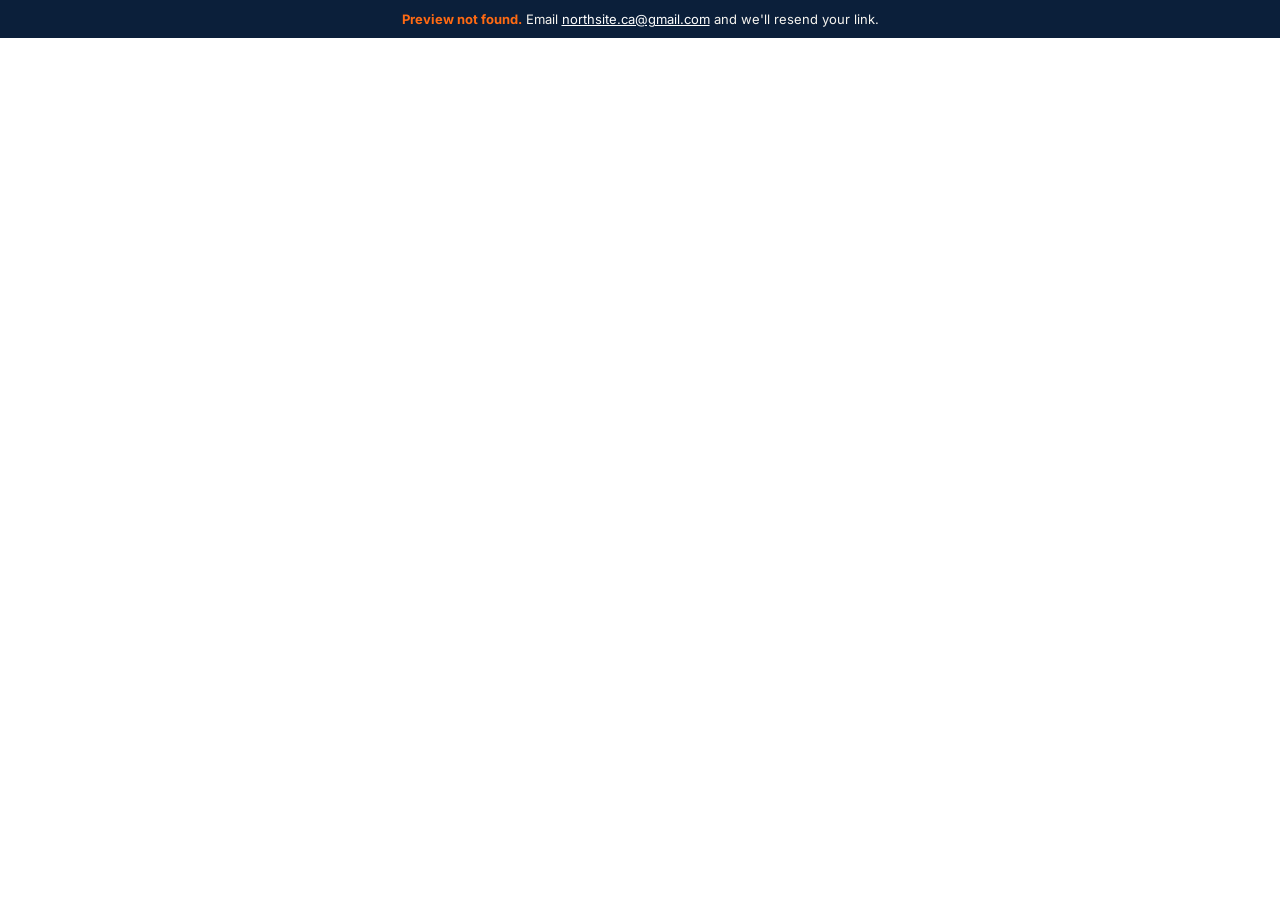
<file: m/index.html>
<!doctype html><html lang="en"><head><meta charset="utf-8"><meta name="viewport" content="width=device-width,initial-scale=1">
<title>Homepage preview — Northsite</title>
<meta name="robots" content="noindex,nofollow">
<link rel="preconnect" href="https://fonts.googleapis.com"><link rel="preconnect" href="https://fonts.gstatic.com" crossorigin>
<link href="https://fonts.googleapis.com/css2?family=Manrope:wght@600;700;800&family=Inter:wght@400;500;600;700&display=swap" rel="stylesheet">
<style>
:root{--a:#1B6FB8;--d:#0E2A47;--l:#EEF4FA;--ink:#131820;--mute:#5B6470;--line:#E6E9EF;--bg:#FFFFFF;--r:18px}
*{box-sizing:border-box}html{scroll-behavior:smooth}body{margin:0;font-family:Inter,system-ui,-apple-system,"Segoe UI",Roboto,sans-serif;color:var(--ink);background:var(--bg);line-height:1.55;-webkit-font-smoothing:antialiased;overflow-x:hidden}
h1,h2,h3,.brand,.num{font-family:Manrope,Inter,sans-serif;letter-spacing:-.025em}
a{color:inherit}img{max-width:100%;display:block}
.wrap{max-width:1180px;margin:0 auto;padding:0 24px}
.nsbar{background:#0B1F3A;color:#F7F5F0;font-size:13px;padding:9px 14px;text-align:center;position:relative;z-index:50}.nsbar b{color:#FF6A13}.nsbar a{color:#fff}.nsbar a.nscta{display:inline-block;margin:2px 4px;padding:4px 10px;border-radius:999px;background:#FF6A13;color:#fff;text-decoration:none;font-weight:700}
/* nav */
.nav{position:sticky;top:0;z-index:40;transition:background .25s,box-shadow .25s,color .25s;color:#fff}
.nav .wrap{display:flex;justify-content:space-between;align-items:center;padding:14px 24px;gap:16px}
.nav.solid{background:rgba(255,255,255,.86);backdrop-filter:saturate(1.4) blur(14px);-webkit-backdrop-filter:saturate(1.4) blur(14px);color:var(--ink);box-shadow:0 1px 0 var(--line)}
.brand{font-weight:800;font-size:21px;display:flex;align-items:center;gap:11px;text-decoration:none}
.brand .mark{width:40px;height:40px;border-radius:12px;background:linear-gradient(135deg,var(--a),color-mix(in srgb,var(--a) 60%,#000));display:grid;place-items:center;color:#fff;font-size:16px;font-weight:800;box-shadow:0 8px 20px color-mix(in srgb,var(--a) 40%,transparent)}
.brand>span:last-child{min-width:0;white-space:nowrap;overflow:hidden;text-overflow:ellipsis}.brand small{display:block;font-family:Inter;font-size:10.5px;font-weight:600;letter-spacing:.16em;text-transform:uppercase;opacity:.75}
.nav .links{display:flex;gap:26px;font-weight:600;font-size:14.5px}.nav .links a{cursor:pointer;text-decoration:none;opacity:.92}.nav .links a:hover{opacity:1}
.nav .right{display:flex;align-items:center;gap:14px}.nav .ph{font-weight:700;font-size:15px;text-decoration:none;white-space:nowrap}
.btn{display:inline-flex;align-items:center;gap:8px;background:var(--a);color:#fff;font-weight:700;padding:13px 20px;border-radius:12px;text-decoration:none;white-space:nowrap;font-size:15px;box-shadow:0 10px 26px color-mix(in srgb,var(--a) 38%,transparent);transition:transform .15s,box-shadow .15s;border:0;cursor:pointer;font-family:inherit}
.btn svg{width:18px;height:18px}.btn:hover{transform:translateY(-2px);box-shadow:0 14px 30px color-mix(in srgb,var(--a) 45%,transparent)}
.btn.ghost{background:rgba(255,255,255,.1);box-shadow:none;border:1.5px solid rgba(255,255,255,.5);backdrop-filter:blur(6px)}
.btn.light{background:#fff;color:var(--d);box-shadow:0 10px 26px rgba(0,0,0,.25)}
@media(max-width:900px){.nav .links,.nav .ph{display:none}.nav .wrap{padding:12px 16px;gap:10px}.nav .right .btn{padding:11px 14px;font-size:14px}.brand{font-size:17px;min-width:0}.brand .mark{width:36px;height:36px;flex:none}.wrap{padding:0 18px}.nsbar{font-size:12px;padding:8px 12px}}
/* hero */
.hero{position:relative;min-height:min(92vh,880px);display:flex;align-items:center;color:#fff;background:var(--d);overflow:hidden;margin-top:calc(-1 * var(--navh,72px));padding-top:var(--navh,72px)}
.hero .media{position:absolute;inset:0;z-index:0}.hero .media video,.hero .media .ph{position:absolute;inset:0;width:100%;height:100%;object-fit:cover;background-size:cover;background-position:center}
.hero .media video{opacity:0;transition:opacity 1.2s}.hero .media video.on{opacity:1}
.hero .shade{position:absolute;inset:0;z-index:1;background:linear-gradient(100deg,rgba(5,9,16,.92) 0%,rgba(5,9,16,.72) 42%,rgba(5,9,16,.28) 100%),linear-gradient(180deg,rgba(5,9,16,.55) 0%,transparent 28%,transparent 62%,rgba(5,9,16,.9) 100%)}
.hero .tint{position:absolute;inset:0;z-index:1;background:color-mix(in srgb,var(--d) 35%,transparent);mix-blend-mode:multiply}
.hero .grain{position:absolute;inset:0;z-index:2;opacity:.08;pointer-events:none;background-image:url("data:image/svg+xml,%3Csvg xmlns='http://www.w3.org/2000/svg' width='160' height='160'%3E%3Cfilter id='n'%3E%3CfeTurbulence baseFrequency='.9' numOctaves='2' stitchTiles='stitch'/%3E%3C/filter%3E%3Crect width='100%25' height='100%25' filter='url(%23n)'/%3E%3C/svg%3E")}
.hero .wrap{position:relative;z-index:3;display:grid;grid-template-columns:1.2fr .8fr;gap:48px;align-items:center;padding-top:60px;padding-bottom:110px;width:100%}
.eyebrow{display:inline-flex;align-items:center;gap:9px;font-size:12.5px;font-weight:700;letter-spacing:.1em;text-transform:uppercase;background:rgba(255,255,255,.12);border:1px solid rgba(255,255,255,.18);padding:7px 14px 7px 10px;border-radius:999px;margin-bottom:22px;backdrop-filter:blur(8px)}
.eyebrow i{width:9px;height:9px;border-radius:50%;background:#5CF08F;box-shadow:0 0 0 0 rgba(92,240,143,.7);animation:pulse 2s infinite}
@keyframes pulse{0%{box-shadow:0 0 0 0 rgba(92,240,143,.6)}70%{box-shadow:0 0 0 9px rgba(92,240,143,0)}100%{box-shadow:0 0 0 0 rgba(92,240,143,0)}}
.hero h1{font-size:clamp(42px,6.2vw,80px);line-height:.98;margin:0 0 20px;max-width:11em;font-weight:800;text-wrap:balance}
.hero h1 em{font-style:normal;color:color-mix(in srgb,var(--a) 55%,#fff)}
.hero p.lead{font-size:clamp(17px,1.5vw,20px);max-width:32em;margin:0 0 30px;color:rgba(255,255,255,.86);text-wrap:pretty}
.cta{display:flex;gap:12px;flex-wrap:wrap;align-items:center}
.chips{display:flex;gap:10px 22px;flex-wrap:wrap;margin-top:34px;font-size:13.5px;font-weight:600;color:rgba(255,255,255,.85)}.chips span::before{content:"✓";display:inline-grid;place-items:center;width:18px;height:18px;border-radius:50%;background:rgba(92,240,143,.18);color:#5CF08F;font-size:11px;margin-right:8px}
.stack{position:relative;min-height:400px}
.card{position:absolute;background:rgba(255,255,255,.96);color:var(--ink);border-radius:18px;padding:18px 20px;box-shadow:0 30px 70px rgba(0,0,0,.4),0 0 0 1px rgba(255,255,255,.4) inset;width:min(370px,100%);animation:float 7s ease-in-out infinite}
.card.ai{right:0;top:0;transform:rotate(-2deg)}.card.rv{left:0;bottom:8px;width:min(260px,72%);animation-delay:-2.5s}.card.st{right:6px;bottom:-16px;width:158px;padding:16px;animation-delay:-4.5s;text-align:center}
@keyframes float{0%,100%{translate:0 0}50%{translate:0 -8px}}
.card .k{font-size:11px;font-weight:700;letter-spacing:.12em;text-transform:uppercase;color:var(--mute);display:flex;align-items:center;gap:8px;margin-bottom:8px}.card .k b{width:22px;height:22px;border-radius:6px;background:#10A37F;color:#fff;display:grid;place-items:center;font-size:11px}
.card p{margin:0;color:var(--ink)}.card .q{font-size:13.5px;color:var(--mute);margin-bottom:6px}.card .ans{font-size:15px;line-height:1.45}.card .ans b{color:var(--a)}
.card .stars{color:#F5A623;letter-spacing:2px;font-size:14px}.card .name{font-weight:700;font-size:14px;margin-top:6px;line-height:1.4}.card .big{font-family:Manrope;font-size:34px;font-weight:800;line-height:1;color:var(--a)}.card .sm{font-size:12px;color:var(--mute);margin-top:6px}
.gmark{display:inline-flex;align-items:center;gap:6px;font-size:12px;color:var(--mute);margin-top:8px}.gmark i{width:14px;height:14px;border-radius:50%;background:conic-gradient(#4285F4 0 25%,#34A853 0 50%,#FBBC05 0 75%,#EA4335 0);display:inline-block}
.scrollhint{position:absolute;left:50%;bottom:22px;z-index:3;translate:-50% 0;width:24px;height:38px;border:2px solid rgba(255,255,255,.4);border-radius:14px}.scrollhint:after{content:"";position:absolute;left:50%;top:7px;width:4px;height:8px;border-radius:2px;background:#fff;translate:-50% 0;animation:sh 1.8s infinite}
@keyframes sh{0%{opacity:1;top:7px}100%{opacity:0;top:20px}}
@media(max-width:900px){.hero{min-height:0}.hero .wrap{grid-template-columns:1fr;gap:26px;padding-top:56px;padding-bottom:70px}.stack{min-height:0}.card,.card.ai,.card.rv,.card.st{position:static;transform:none;width:100%;margin:12px 0 0;animation:none;text-align:left}.scrollhint{display:none}}
/* marquee */
.ticker{background:var(--a);color:#fff;overflow:hidden;font-weight:700;font-size:14px;letter-spacing:.04em;text-transform:uppercase;padding:12px 0;position:relative;z-index:4}
.ticker .track{display:flex;gap:44px;white-space:nowrap;animation:tick 40s linear infinite;width:max-content}.ticker span::before{content:"◆";font-size:9px;margin-right:44px;opacity:.7}
@keyframes tick{to{transform:translateX(-50%)}}
/* stats */
.stats .wrap{display:grid;grid-template-columns:repeat(4,1fr);gap:0;border:1px solid var(--line);border-radius:var(--r);overflow:hidden;background:#fff;margin-top:-1px}
.stats div{padding:28px 20px;text-align:center;border-left:1px solid var(--line)}.stats div:first-child{border-left:0}
.stats .num{display:block;font-size:clamp(30px,3.6vw,44px);font-weight:800;color:var(--d);line-height:1}.stats .num .cnt{font:inherit;color:inherit;display:inline}.stats .num small{font-size:60%;color:var(--a);margin-left:2px}.stats .lbl{font-size:13.5px;color:var(--mute);display:block;margin-top:8px}
.stats{padding:40px 0 0}.stats .note{text-align:center;font-size:12px;color:var(--mute);margin:10px 0 0}
@media(max-width:900px){.stats .wrap{grid-template-columns:1fr 1fr}.stats div:nth-child(3){border-left:0}.stats div:nth-child(n+3){border-top:1px solid var(--line)}}
/* sections */
section{padding:88px 0}@media(max-width:900px){section{padding:64px 0}}
.kicker{display:inline-block;font-size:12.5px;font-weight:700;letter-spacing:.12em;text-transform:uppercase;color:var(--a);margin-bottom:12px}
h2{font-size:clamp(30px,4vw,46px);margin:0 0 12px;color:var(--d);line-height:1.05;text-wrap:balance}.sub{color:var(--mute);margin:0 0 40px;font-size:17.5px;max-width:42em;text-wrap:pretty}
.head{display:flex;justify-content:space-between;align-items:end;gap:30px;flex-wrap:wrap}.head>div{flex:1 1 520px}.head .sub{margin-bottom:0}.head .btn{margin-bottom:6px}
.svc{display:grid;grid-template-columns:repeat(3,1fr);gap:18px;padding:0;margin:44px 0 0;list-style:none}@media(max-width:900px){.svc{grid-template-columns:1fr 1fr}}@media(max-width:560px){.svc{grid-template-columns:1fr;gap:12px}.svc li{padding:20px;flex-direction:row;flex-wrap:wrap;align-items:center}.svc li b{flex:1}.svc li p{flex-basis:100%}}
.svc li{background:#fff;border:1px solid var(--line);border-radius:var(--r);padding:26px;display:flex;flex-direction:column;gap:12px;transition:transform .2s,box-shadow .2s,border-color .2s;position:relative;overflow:hidden}
.svc li:hover{transform:translateY(-4px);box-shadow:0 22px 50px rgba(14,30,50,.12);border-color:color-mix(in srgb,var(--a) 40%,var(--line))}
.svc li:after{content:"";position:absolute;inset:auto 0 0 0;height:3px;background:linear-gradient(90deg,var(--a),transparent);opacity:0;transition:opacity .2s}.svc li:hover:after{opacity:1}
.svc .ic{width:46px;height:46px;border-radius:12px;background:var(--l);color:var(--a);display:grid;place-items:center}.svc .ic svg{width:23px;height:23px}
.svc b{font-size:17.5px;font-family:Manrope}.svc p{margin:0;color:var(--mute);font-size:14.5px;flex:1}.svc a{font-size:14px;font-weight:700;color:var(--a);text-decoration:none}
/* gallery */
.work{background:#0d1117;color:#fff}.work h2{color:#fff}.work .sub{color:rgba(255,255,255,.7)}.work .kicker{color:color-mix(in srgb,var(--a) 60%,#fff)}
.gal{display:grid;grid-template-columns:1.4fr 1fr;grid-template-rows:280px 280px;gap:14px;margin-top:44px}.gal figure{margin:0;position:relative;border-radius:var(--r);overflow:hidden;background:#222}.gal figure:first-child{grid-row:1/3}
.gal .im{position:absolute;inset:0;background-size:cover;background-position:center;transition:transform .8s ease}.gal figure:hover .im{transform:scale(1.06)}
.gal figcaption{position:absolute;inset:auto 0 0 0;padding:60px 20px 18px;background:linear-gradient(180deg,transparent,rgba(0,0,0,.75));font-weight:700;font-size:15px}.gal figcaption small{display:block;font-weight:500;font-size:12.5px;opacity:.8;margin-top:2px}
.gal .tag{position:absolute;top:14px;left:14px;background:rgba(255,255,255,.14);backdrop-filter:blur(8px);border:1px solid rgba(255,255,255,.2);padding:5px 10px;border-radius:999px;font-size:11.5px;font-weight:700;letter-spacing:.06em;text-transform:uppercase}
@media(max-width:900px){.gal{grid-template-columns:1fr;grid-template-rows:260px 200px 200px}.gal figure:first-child{grid-row:auto}}
/* why */
.why .grid{display:grid;grid-template-columns:1fr 1fr;gap:56px;align-items:center}@media(max-width:900px){.why .grid{grid-template-columns:1fr;gap:34px}}
.why .pic{position:relative;border-radius:var(--r);overflow:hidden;aspect-ratio:4/3.4;background:var(--l)}.why .pic .im{position:absolute;inset:0;background-size:cover;background-position:center}
.why .badge{position:absolute;right:-6px;bottom:22px;background:#fff;border-radius:14px;padding:14px 16px;box-shadow:0 20px 50px rgba(0,0,0,.25);max-width:250px;font-size:14px;line-height:1.4}.why .badge b{display:block;font-family:Manrope;font-size:22px;color:var(--a)}
.check{list-style:none;padding:0;margin:26px 0 0;display:grid;gap:14px}.check li{display:flex;gap:14px;align-items:flex-start;font-size:16px}.check li b{display:block;font-family:Manrope;font-size:17px}.check li span{color:var(--mute);font-size:14.5px}
.check li i{flex:none;width:28px;height:28px;border-radius:9px;background:var(--l);color:var(--a);display:grid;place-items:center;font-style:normal;font-weight:800;margin-top:2px}
/* steps */
.steps{background:var(--l)}.steps .grid{display:grid;grid-template-columns:repeat(3,1fr);gap:20px;margin-top:44px;position:relative}@media(max-width:900px){.steps .grid{grid-template-columns:1fr}}
.steps .grid div{background:#fff;border-radius:var(--r);padding:28px;border:1px solid var(--line);position:relative}
.steps .n{font-family:Manrope;font-size:44px;font-weight:800;color:color-mix(in srgb,var(--a) 22%,#fff);line-height:1;position:absolute;right:22px;top:16px}
.steps b{display:block;font-size:20px;margin:8px 0 8px;font-family:Manrope;padding-right:60px}.steps p{margin:0;color:var(--mute);font-size:15px}.steps .ic{width:44px;height:44px;border-radius:12px;background:var(--l);color:var(--a);display:grid;place-items:center}.steps .ic svg{width:22px;height:22px}
/* reviews */
.rev{display:grid;grid-template-columns:repeat(3,1fr);gap:18px;margin-top:44px}@media(max-width:900px){.rev{grid-template-columns:1fr}}
.rev>div{border:1px solid var(--line);border-radius:var(--r);padding:26px;background:#fff;position:relative}.rev>div:before{content:"“";position:absolute;right:22px;top:6px;font-family:Manrope;font-size:80px;line-height:1;color:color-mix(in srgb,var(--a) 18%,#fff);font-weight:800}
.rev .stars{color:#F5A623;letter-spacing:2px;margin-bottom:12px}.rev p{margin:0 0 18px;font-size:15.5px;line-height:1.55}.rev .who{display:flex;align-items:center;gap:11px;font-size:13.5px;color:var(--mute)}.rev .av{width:36px;height:36px;border-radius:50%;background:linear-gradient(135deg,var(--d),var(--a));color:#fff;display:grid;place-items:center;font-weight:700;font-size:12px}.rev .who b{display:block;color:var(--ink)}
.gbadge{display:inline-flex;align-items:center;gap:10px;border:1px solid var(--line);border-radius:999px;padding:8px 16px 8px 10px;font-size:14px;font-weight:600;background:#fff}.gbadge .gmark{margin:0}.gbadge .stars{color:#F5A623;letter-spacing:1px}
/* area */
.area{background:var(--d);color:#fff;position:relative;overflow:hidden}.area:before{content:"";position:absolute;inset:0;background:radial-gradient(700px 400px at 90% 20%,color-mix(in srgb,var(--a) 45%,transparent),transparent 65%)}
.area .wrap{position:relative}.area h2{color:#fff}.area .sub{color:rgba(255,255,255,.75)}.area .kicker{color:color-mix(in srgb,var(--a) 60%,#fff)}
.area .list{display:flex;flex-wrap:wrap;gap:10px;max-width:760px}.area .list span{background:rgba(255,255,255,.08);border:1px solid rgba(255,255,255,.16);padding:10px 16px;border-radius:999px;font-weight:600;font-size:15px}.area .list span:first-child{background:var(--a);border-color:var(--a)}
/* faq */
.faq .grid{display:grid;grid-template-columns:1fr 1.4fr;gap:56px}@media(max-width:900px){.faq .grid{grid-template-columns:1fr;gap:20px}}
.faq details{border-bottom:1px solid var(--line);padding:18px 0}.faq details:first-of-type{border-top:1px solid var(--line)}.faq summary{cursor:pointer;font-weight:700;font-size:17px;list-style:none;display:flex;justify-content:space-between;gap:20px;font-family:Manrope}.faq summary::-webkit-details-marker{display:none}.faq summary:after{content:"+";color:var(--a);font-weight:800;font-size:22px;line-height:1}.faq details[open] summary:after{content:"–"}.faq details p{margin:12px 0 0;color:var(--mute);font-size:15px;max-width:40em}
/* cta band */
.band{position:relative;color:#fff;overflow:hidden;padding:110px 0;text-align:center}.band .im{position:absolute;inset:0;background-size:cover;background-position:center;filter:saturate(.9)}.band .sh{position:absolute;inset:0;background:linear-gradient(180deg,rgba(5,9,16,.72),rgba(5,9,16,.86))}
.band .wrap{position:relative}.band h2{color:#fff;font-size:clamp(32px,4.6vw,56px);max-width:16em;margin:0 auto 14px}.band p{color:rgba(255,255,255,.8);font-size:18px;margin:0 0 30px}.band .cta{justify-content:center}
/* contact */
.contact{display:grid;grid-template-columns:1fr 1fr;gap:56px;align-items:start}@media(max-width:900px){.contact{grid-template-columns:1fr;gap:30px}}
.contact form{background:#fff;border:1px solid var(--line);padding:26px;border-radius:var(--r);display:grid;gap:12px;box-shadow:0 30px 60px rgba(14,30,50,.08)}.contact .row{display:grid;grid-template-columns:1fr 1fr;gap:12px}@media(max-width:560px){.contact .row{grid-template-columns:1fr}}
input,textarea,select{padding:14px;border:1px solid var(--line);border-radius:12px;font:inherit;width:100%;background:#fafbfc}input:focus,textarea:focus,select:focus{outline:2px solid color-mix(in srgb,var(--a) 50%,transparent);border-color:var(--a)}
.contact form small{color:var(--mute);font-size:12.5px;text-align:center}
.bigph{font-family:Manrope;font-size:clamp(30px,4vw,42px);font-weight:800;color:var(--a);text-decoration:none;display:block;margin:6px 0 16px;letter-spacing:-.02em}
.info{display:grid;gap:14px;margin-top:22px}.info>div{display:flex;gap:14px;align-items:flex-start;font-size:15px}.info i{flex:none;width:38px;height:38px;border-radius:11px;background:var(--l);color:var(--a);display:grid;place-items:center}.info i svg{width:19px;height:19px}.info b{display:block;font-size:14px}.info span{color:var(--mute)}
/* footer */
footer{background:#0d1117;color:rgba(255,255,255,.75);padding:60px 0 28px;font-size:14px}footer .cols{display:grid;grid-template-columns:2fr 1fr 1fr 1fr;gap:34px}@media(max-width:900px){footer .cols{grid-template-columns:1fr 1fr}}@media(max-width:560px){footer .cols{grid-template-columns:1fr}}
footer h4{color:#fff;margin:0 0 12px;font-size:13px;letter-spacing:.1em;text-transform:uppercase}footer ul{list-style:none;padding:0;margin:0;display:grid;gap:8px}footer .brand{color:#fff;margin-bottom:12px}footer .bottom{border-top:1px solid rgba(255,255,255,.1);margin-top:40px;padding-top:20px;display:flex;justify-content:space-between;flex-wrap:wrap;gap:8px;font-size:13px;color:rgba(255,255,255,.5)}
.sticky{display:none}@media(max-width:900px){.sticky{display:grid;grid-template-columns:1fr 1fr;gap:8px;position:fixed;bottom:0;left:0;right:0;padding:10px 12px calc(10px + env(safe-area-inset-bottom));background:rgba(255,255,255,.9);backdrop-filter:blur(12px);border-top:1px solid var(--line);z-index:45}.sticky a{text-align:center;font-weight:800;font-size:15px;padding:14px;border-radius:12px;text-decoration:none}.sticky .c{background:var(--a);color:#fff}.sticky .t{background:var(--l);color:var(--d)}body{padding-bottom:78px}}
/* reveal */
.rv-el{opacity:0;transform:translateY(22px);transition:opacity .7s ease,transform .7s ease}.rv-el.in{opacity:1;transform:none}
@media(prefers-reduced-motion:reduce){.rv-el{opacity:1;transform:none;transition:none}.card,.ticker .track,.eyebrow i{animation:none}}
</style></head><body>
<div id="app"><div class="nsbar"><b>Loading preview…</b></div></div>
<script src="data.js"></script>
<script>
const ICONS=['<svg viewBox="0 0 24 24" fill="none" stroke="currentColor" stroke-width="2" stroke-linecap="round" stroke-linejoin="round"><path d="M14.7 6.3a4 4 0 0 0-5.4 5.4L3 18l3 3 6.3-6.3a4 4 0 0 0 5.4-5.4l-2.6 2.6-2.2-2.2z"/></svg>','<svg viewBox="0 0 24 24" fill="none" stroke="currentColor" stroke-width="2" stroke-linecap="round" stroke-linejoin="round"><path d="M13 2 3 14h8l-1 8 10-12h-8z"/></svg>','<svg viewBox="0 0 24 24" fill="none" stroke="currentColor" stroke-width="2" stroke-linecap="round" stroke-linejoin="round"><path d="M12 22s8-4 8-10V5l-8-3-8 3v7c0 6 8 10 8 10z"/><path d="m9 12 2 2 4-4"/></svg>','<svg viewBox="0 0 24 24" fill="none" stroke="currentColor" stroke-width="2" stroke-linecap="round" stroke-linejoin="round"><circle cx="12" cy="12" r="9"/><path d="M12 7v5l3 2"/></svg>','<svg viewBox="0 0 24 24" fill="none" stroke="currentColor" stroke-width="2" stroke-linecap="round" stroke-linejoin="round"><path d="M3 11 12 3l9 8"/><path d="M5 10v10h14V10"/></svg>','<svg viewBox="0 0 24 24" fill="none" stroke="currentColor" stroke-width="2" stroke-linecap="round" stroke-linejoin="round"><path d="m12 3 2.7 5.6 6.1.9-4.4 4.3 1 6.1L12 17l-5.4 2.9 1-6.1L3.2 9.5l6.1-.9z"/></svg>'];
const I={phone:'<svg viewBox="0 0 24 24" fill="none" stroke="currentColor" stroke-width="2" stroke-linecap="round" stroke-linejoin="round"><path d="M22 16.9v3a2 2 0 0 1-2.2 2 19.8 19.8 0 0 1-8.6-3.1 19.5 19.5 0 0 1-6-6A19.8 19.8 0 0 1 2.1 4.2 2 2 0 0 1 4.1 2h3a2 2 0 0 1 2 1.7c.1.9.4 1.8.7 2.6a2 2 0 0 1-.5 2.1L8 9.7a16 16 0 0 0 6 6l1.3-1.3a2 2 0 0 1 2.1-.4c.8.3 1.7.6 2.6.7a2 2 0 0 1 1.7 2z"/></svg>',pin:'<svg viewBox="0 0 24 24" fill="none" stroke="currentColor" stroke-width="2" stroke-linecap="round" stroke-linejoin="round"><path d="M20 10c0 6-8 12-8 12s-8-6-8-12a8 8 0 0 1 16 0z"/><circle cx="12" cy="10" r="3"/></svg>',clock:'<svg viewBox="0 0 24 24" fill="none" stroke="currentColor" stroke-width="2" stroke-linecap="round" stroke-linejoin="round"><circle cx="12" cy="12" r="9"/><path d="M12 7v5l3 2"/></svg>',mail:'<svg viewBox="0 0 24 24" fill="none" stroke="currentColor" stroke-width="2" stroke-linecap="round" stroke-linejoin="round"><rect x="3" y="5" width="18" height="14" rx="2"/><path d="m3 7 9 6 9-6"/></svg>',doc:'<svg viewBox="0 0 24 24" fill="none" stroke="currentColor" stroke-width="2" stroke-linecap="round" stroke-linejoin="round"><path d="M14 2H6a2 2 0 0 0-2 2v16a2 2 0 0 0 2 2h12a2 2 0 0 0 2-2V8z"/><path d="M14 2v6h6M8 13h8M8 17h8"/></svg>',check:'<svg viewBox="0 0 24 24" fill="none" stroke="currentColor" stroke-width="2" stroke-linecap="round" stroke-linejoin="round"><path d="M20 6 9 17l-5-5"/></svg>'};
const esc=s=>String(s||"").replace(/[&<>"]/g,c=>({"&":"&amp;","<":"&lt;",">":"&gt;",'"':"&quot;"}[c]));
const fmt=p=>{const d=(p||"").replace(/\D/g,"").replace(/^1(\d{10})$/,"$1");return d.length===10?`(${d.slice(0,3)}) ${d.slice(3,6)}-${d.slice(6)}`:(p||"")};
const q=new URLSearchParams(location.search);
async function main(){
  let r=null;
  if(q.get("d")&&q.get("k")){try{const j=await (await fetch(`/m/d/${q.get("d")}.json`)).json();r=j[q.get("k")];}catch(e){}}
  if(!r&&q.get("n")){r={n:q.get("n"),t:q.get("t")||"renov",c:q.get("c")||"Toronto",p:q.get("p")||"",a:q.get("a")||""};}
  if(!r){document.getElementById("app").innerHTML='<div class="nsbar"><b>Preview not found.</b> Email <a href="mailto:northsite.ca@gmail.com">northsite.ca@gmail.com</a> and we\'ll resend your link.</div>';return;}
  const key=T[r.t]?r.t:"renov", th=T[key], n=esc(r.n), c=esc(r.c), ph=fmt(r.p), tel=(r.p||"").replace(/[^\d+]/g,""), ad=esc(r.a||`${r.c}, Ontario`);
  const cs=document.documentElement.style;cs.setProperty("--a",th.a);cs.setProperty("--d",th.d);cs.setProperty("--l",th.l);
  document.title=`${r.n} — ${th.label} in ${r.c}`;
  const all=["Toronto","Etobicoke","Mississauga","Vaughan","Brampton","North York","Scarborough","Oakville","Markham","Richmond Hill","Ajax","Pickering","Burlington","Oshawa"];
  const areas=[r.c].concat(all.filter(x=>x.toLowerCase()!==String(r.c).toLowerCase())).slice(0,11);
  const initials=String(r.n).split(/\s+/).filter(w=>/^[A-Za-z]/.test(w)).slice(0,2).map(w=>w[0].toUpperCase()).join("")||"N";
  const first=String(r.n).replace(/\b(inc|ltd|limited|corp|co)\b\.?/gi,"").trim();
  const B=!!th.hrs; // booking-style business (salon/clinic/etc.)
  const hero=PH[key], vid=VID[key], gal=GAL[key]||[];
  const gtag=B?["Our space","Our work","Happy clients"]:["Completed job","In progress","Before & after"];
  const svcNames=th.s.map(s=>s[0]);
  const stats=B?[["4.9","★","Google rating"],["2,800","+","Happy clients"],["12","yrs","In business"],["7","days","Open a week"]]:[["4.9","★","Google rating"],["1,400","+","Jobs completed"],["15","yrs","In business"],["24","/7","Emergency line"]];
  const steps=B?[["Book in 30 seconds","Online or by phone — a real person answers, not a bot.",I.clock],["Know the price first","Clear pricing before your visit. No surprises after.",I.doc],["Leave happy","Reminders, follow-ups and easy rebooking from your phone.",I.check]]:[["Call or send the form","A real person answers, seven days a week. Not a call centre.",I.phone],["Price before work","You approve the number in writing before anyone picks up a tool.",I.doc],["Done clean, on time","Boot covers, drop sheets and a text when we're 20 minutes out.",I.check]];
  const reviews=B?[["Booked online at 11pm, in the chair the next afternoon. Exactly what I asked for and the price was what the site said.","Google review"],["Friendly, on time, and the results speak for themselves. Already booked my next visit.","Google review"],["They actually listen. First place in "+r.c+" I've gone back to three times.","Google review"]]:[["Showed up on time, fixed it in an hour, and the invoice was exactly the quote. That never happens.","Google review"],["Sent photos of the problem before doing anything, explained the options, no upsell. Would hire again.","Google review"],["Had three quotes. These guys weren't the cheapest but they were the only ones who put everything in writing.","Google review"]];
  document.getElementById("app").innerHTML=`
<div class="nsbar"><b>Preview</b> — a homepage Northsite built for ${n}. Your logo, photos, colours and real Google reviews go in before launch. <b>Like it?</b> <a href="https://buy.stripe.com/dRm6oJ9bxdkifOX3UX7Re08" class="nscta">Claim it — $149 (comes off your build)</a> <a href="https://buy.stripe.com/eVq7sNfzV5RQgT17797Re07" class="nscta">Start now — $975 deposit, $1,950 total</a> · Questions: <a href="mailto:northsite.ca@gmail.com">northsite.ca@gmail.com</a></div>
<div class="nav" id="nav"><div class="wrap"><a class="brand" href="#"><span class="mark">${esc(initials)}</span><span>${n}<small>${th.label} · ${c}</small></span></a><div class="links"><a href="#services">Services</a><a href="#work">${B?"Gallery":"Recent work"}</a><a href="#why">Why us</a><a href="#reviews">Reviews</a><a href="#faq">FAQ</a></div><div class="right"><a class="ph" href="tel:${tel}">${ph}</a><a class="btn" href="#quote">${B?"Book now":"Get a quote"}</a></div></div></div>
<div class="hero"><div class="media"><div class="ph" style="background-image:url('${hero}?w=1800&q=72&auto=format&fit=crop')"></div>${vid?`<video id="hv" muted loop playsinline preload="metadata" poster="${vid.p}"><source src="${vid.v}" type="video/mp4"></video>`:""}</div><div class="tint"></div><div class="shade"></div><div class="grain"></div>
<div class="wrap"><div><span class="eyebrow"><i></i>${B?"Now accepting new clients in "+c:"Now booking in "+c}</span><h1>${th.h}</h1><p class="lead">${B?th.label+" in "+c+", trusted across the GTA.":th.label+" for homes and businesses across "+c+" and the GTA."} ${th.p}</p>
<div class="cta"><a class="btn" href="tel:${tel}">${I.phone}Call ${ph}</a><a class="btn ghost" href="#quote">${B?"Book online":"Get a written quote"}</a></div>
<div class="chips">${B?"<span>Online booking</span><span>Top-rated on Google</span><span>Walk-ins welcome</span>":"<span>Licensed &amp; insured</span><span>Upfront written pricing</span><span>Same-day service</span>"}</div></div>
<div class="stack">
<div class="card ai"><div class="k"><b>AI</b>What ChatGPT says</div><p class="q">"Who's a good ${esc(th.tw)} in ${c}?"</p><p class="ans">For ${esc(th.tw)} work in ${c}, <b>${esc(first)}</b> ${B?"is a highly rated option with online booking and consistently strong reviews.":"is a licensed, insured option with upfront pricing and same-day availability."}</p></div>
<div class="card rv"><div class="stars">★★★★★</div><div class="name">${B?"\"Friendly, on time, and the results speak for themselves.\"":"\"Showed up on time, fixed it in an hour, price was exactly the quote.\""}</div><div class="gmark"><i></i>Google review · ${c}</div></div>
<div class="card st"><div class="big">4.9</div><div class="sm">Google rating<br>from 180+ reviews</div></div>
</div></div><div class="scrollhint"></div></div>
<div class="ticker"><div class="track">${areas.concat(areas).map(a=>`<span>Serving ${esc(a)}</span>`).join("")}</div></div>
<div class="stats"><div class="wrap">${stats.map(s=>`<div class="rv-el"><span class="num"><span class="cnt" data-v="${s[0]}">${s[0]}</span><small>${s[1]}</small></span><span class="lbl">${s[2]}</span></div>`).join("")}</div><p class="note">Sample figures — replaced with your real numbers and live Google rating at launch.</p></div>
<section id="services"><div class="wrap"><div class="head rv-el"><div><span class="kicker">What we do</span><h2>${B?"Everything we offer, clearly priced.":"Straightforward "+th.label.toLowerCase()+" work, priced before we start."}</h2><p class="sub">${B?"Pick a service, see the price, book a time. No phone tag.":"Tell us what's going on and we'll tell you what it costs — in writing — before anyone starts."}</p></div><a class="btn" href="#quote">${B?"Book a visit":"Get a written quote"}</a></div><ul class="svc">${th.s.map((s,i)=>`<li class="rv-el" style="transition-delay:${i*60}ms"><span class="ic">${ICONS[i%ICONS.length]}</span><b>${esc(s[0])}</b><p>${esc(s[1])}</p><a href="#quote">${B?"Book this →":"Get a quote →"}</a></li>`).join("")}</ul></div></section>
<section class="work" id="work"><div class="wrap"><div class="head rv-el"><div><span class="kicker">${B?"Gallery":"Recent work"}</span><h2>${B?"A look inside.":"Real jobs. Real "+c+" homes."}</h2><p class="sub">${B?"Your own photos go here — the space, the team, the results.":"Your own job photos go here — before/after shots convert better than anything we could write."}</p></div></div>
<div class="gal">${gal.slice(0,3).map((g,i)=>`<figure class="rv-el" style="transition-delay:${i*90}ms"><div class="im" style="background-image:url('${g.u}?w=${i?900:1200}&q=72&auto=format&fit=crop')"></div><span class="tag">${gtag[i]}</span><figcaption>${esc(svcNames[i]||th.label)}<small>${esc(areas[i+1]||r.c)}, ON · placeholder photo</small></figcaption></figure>`).join("")}</div></div></section>
<section class="why" id="why"><div class="wrap"><div class="grid"><div class="pic rv-el"><div class="im" style="background-image:url('${(gal[0]||{u:hero}).u}?w=1100&q=72&auto=format&fit=crop')"></div><div class="badge"><b>${B?"4.9★":"$0"}</b>${B?"average rating across 180+ Google reviews":"to get a written estimate. The price you approve is the price you pay."}</div></div>
<div class="rv-el"><span class="kicker">Why ${esc(first)}</span><h2>${B?"The little things, done every time.":"The things that matter when you let someone into your home."}</h2><p class="sub">${B?"We built this place around how we'd want to be treated as a client.":"Most complaints about "+th.label.toLowerCase()+" companies aren't about the work. They're about showing up, pricing and communication. So that's what we fixed."}</p>
<ul class="check">${(B?[["Book any time","Online booking that actually shows real availability."],["Transparent pricing","Every service priced on the site. No surprises at the counter."],["Consistent team","You'll see the same faces. We keep people around."],["Clean, calm, on time","Appointments run on schedule. Yours won't get bumped."]]:[["Licensed, insured, and happy to prove it","Certificates on request before any work starts."],["Written pricing, before work begins","You approve the number. No hourly surprises."],["Show up when we say we will","A text when we're 20 minutes out, every time."],["Clean job site","Boot covers, drop sheets and a vacuum on the way out."]]).map(x=>`<li><i>✓</i><div><b>${x[0]}</b><span>${x[1]}</span></div></li>`).join("")}</ul></div></div></div></section>
<section class="steps"><div class="wrap"><div class="head rv-el"><div><span class="kicker">How it works</span><h2>${B?"Simple, from first visit to last.":"From first call to finished job."}</h2></div></div><div class="grid">${steps.map((s,i)=>`<div class="rv-el" style="transition-delay:${i*90}ms"><span class="n">0${i+1}</span><span class="ic">${s[2]}</span><b>${s[0]}</b><p>${s[1]}</p></div>`).join("")}</div></div></section>
<section id="reviews"><div class="wrap"><div class="head rv-el"><div><span class="kicker">Reviews</span><h2>What ${c} says about us.</h2><p class="sub">Your real Google reviews are pulled in automatically once the site launches — these are placeholders.</p></div><span class="gbadge"><span class="gmark"><i></i></span><span class="stars">★★★★★</span> 4.9 on Google</span></div>
<div class="rev">${reviews.map((x,i)=>`<div class="rv-el" style="transition-delay:${i*90}ms"><div class="stars">★★★★★</div><p>${esc(x[0])}</p><div class="who"><span class="av">${["JM","SR","DK"][i]}</span><div><b>Google reviewer</b>${esc(areas[i]||r.c)}</div></div></div>`).join("")}</div></div></section>
<section class="area"><div class="wrap"><div class="rv-el"><span class="kicker">Service area</span><h2>${B?"Based in "+c+". Clients from across the GTA.":"Based in "+c+". On the road across the GTA."}</h2><p class="sub">${B?"Easy parking, close to transit.":"Same-day for most calls in "+c+"; next-day almost everywhere else."}</p><div class="list">${areas.map(a=>`<span>${esc(a)}</span>`).join("")}<span>+ surrounding areas</span></div></div></div></section>
<section class="faq" id="faq"><div class="wrap"><div class="grid"><div class="rv-el"><span class="kicker">FAQ</span><h2>Questions we get a lot.</h2><p class="sub">Short answers. Call if you want a longer one.</p><a class="btn" href="tel:${tel}">${I.phone}Call ${ph}</a></div><div class="rv-el">
${B?`<details open><summary>Do I need an appointment?</summary><p>Booking ahead is best, but we take walk-ins when we can. Online booking is open 24/7.</p></details><details><summary>What are your prices?</summary><p>Every service is priced on this site and we confirm before we start. No surprises at the counter.</p></details>`:`<details open><summary>Do you charge for estimates?</summary><p>No. Written estimates are free, and the price you approve is the price you pay.</p></details><details><summary>Are you licensed and insured?</summary><p>Yes — fully licensed and insured. Proof available on request before any work starts.</p></details>`}
<details><summary>How soon can I book?</summary><p>${B?"Usually within a few days; same-week appointments in "+c+".":"Same-day for most calls in "+c+"; emergency service 24/7."}</p></details>
<details><summary>Which areas do you cover?</summary><p>${areas.join(", ")} and surrounding areas.</p></details>
<details><summary>${B?"Can I reschedule?":"What if something goes wrong after the job?"}</summary><p>${B?"Yes — up to 24 hours before, free, from the link in your confirmation text.":"Everything we do is covered by a written workmanship warranty. One call and we come back."}</p></details></div></div></div></section>
<div class="band"><div class="im" style="background-image:url('${(gal[1]||{u:hero}).u}?w=1800&q=70&auto=format&fit=crop')"></div><div class="sh"></div><div class="wrap rv-el"><h2>${B?"Ready when you are.":"Ready for a price in writing?"}</h2><p>${B?"Book online in 30 seconds, or call and talk to a person.":"Call, text or send the form — a real person replies within the hour during business hours."}</p><div class="cta"><a class="btn light" href="tel:${tel}">${I.phone}Call ${ph}</a><a class="btn ghost" href="#quote">${B?"Book online":"Send the form"}</a></div></div></div>
<section id="quote"><div class="wrap"><div class="contact"><div class="rv-el"><span class="kicker">Contact</span><h2>${B?"Book your visit.":"Get a quote today."}</h2><p class="sub">${B?"Pick a time that suits you, or call — we answer.":"Call, or send the form and we'll reply within the hour during business hours."}</p><a class="bigph" href="tel:${tel}">${ph}</a>
<div class="info"><div><i>${I.pin}</i><div><b>Address</b><span>${ad}</span></div></div><div><i>${I.clock}</i><div><b>Hours</b><span>${th.hrs||"Mon–Sat 7am–8pm · Emergency 24/7"}</span></div></div><div><i>${I.mail}</i><div><b>Text us</b><span>${ph} · photos welcome</span></div></div></div></div>
<form class="rv-el" onsubmit="return false"><div class="row"><input placeholder="Your name"><input placeholder="Phone"></div><select><option>What do you need?</option>${th.s.map(s=>`<option>${esc(s[0])}</option>`).join("")}</select><textarea rows="4" placeholder="${B?"Anything we should know?":"Tell us a bit about the job"}"></textarea><button class="btn" type="button">${B?"Request a booking":"Request a written quote"}</button><small>${B?"We reply within the hour during business hours.":"No spam, no sales calls — just your quote."}</small></form></div></div></section>
<footer><div class="wrap"><div class="cols"><div><a class="brand" href="#"><span class="mark">${esc(initials)}</span><span>${n}<small>${th.label} · ${c}</small></span></a><p style="max-width:34em;margin:0">${B?th.label+" in "+c+". "+th.p:th.label+" for homes and businesses across "+c+" and the GTA. "+th.p}</p></div><div><h4>Services</h4><ul>${svcNames.slice(0,5).map(x=>`<li>${esc(x)}</li>`).join("")}</ul></div><div><h4>Areas</h4><ul>${areas.slice(0,5).map(x=>`<li>${esc(x)}</li>`).join("")}</ul></div><div><h4>Contact</h4><ul><li><a href="tel:${tel}" style="text-decoration:none">${ph}</a></li><li>${ad}</li><li>${th.hrs||"Mon–Sat 7am–8pm"}</li></ul></div></div>
<div class="bottom"><span>© 2026 ${n} · ${c}, Ontario</span><span>${B?th.label+" · "+c:"Licensed · Insured · "+th.label}</span></div></div></footer>
<div class="sticky"><a class="c" href="tel:${tel}">📞 Call now</a><a class="t" href="#quote">${B?"Book online":"Get a quote"}</a></div>`;
  // behaviours
  const nav=document.getElementById("nav");const onS=()=>nav.classList.toggle("solid",scrollY>40);onS();addEventListener("scroll",onS,{passive:true});
  const fit=()=>document.documentElement.style.setProperty("--navh",nav.offsetHeight+"px");fit();addEventListener("resize",fit);
  const io=new IntersectionObserver(es=>es.forEach(e=>{if(e.isIntersecting){e.target.classList.add("in");io.unobserve(e.target);}}),{threshold:.12});document.querySelectorAll(".rv-el").forEach(el=>io.observe(el));
  const co=new IntersectionObserver(es=>es.forEach(e=>{if(!e.isIntersecting)return;co.unobserve(e.target);const el=e.target,raw=el.dataset.v,num=parseFloat(raw.replace(/,/g,"")),dec=(raw.split(".")[1]||"").length,t0=performance.now();const step=t=>{const p=Math.min(1,(t-t0)/1400),v=num*(1-Math.pow(1-p,3));el.textContent=v.toLocaleString("en-CA",{minimumFractionDigits:dec,maximumFractionDigits:dec});if(p<1)requestAnimationFrame(step);};requestAnimationFrame(step);}),{threshold:.5});document.querySelectorAll(".cnt").forEach(el=>co.observe(el));
  const v=document.getElementById("hv");if(v&&!(navigator.connection&&navigator.connection.saveData)&&!matchMedia("(prefers-reduced-motion:reduce)").matches){v.addEventListener("canplay",()=>{v.classList.add("on");},{once:true});v.play().catch(()=>{});}
}
main();
</script>
</body></html>
</file>
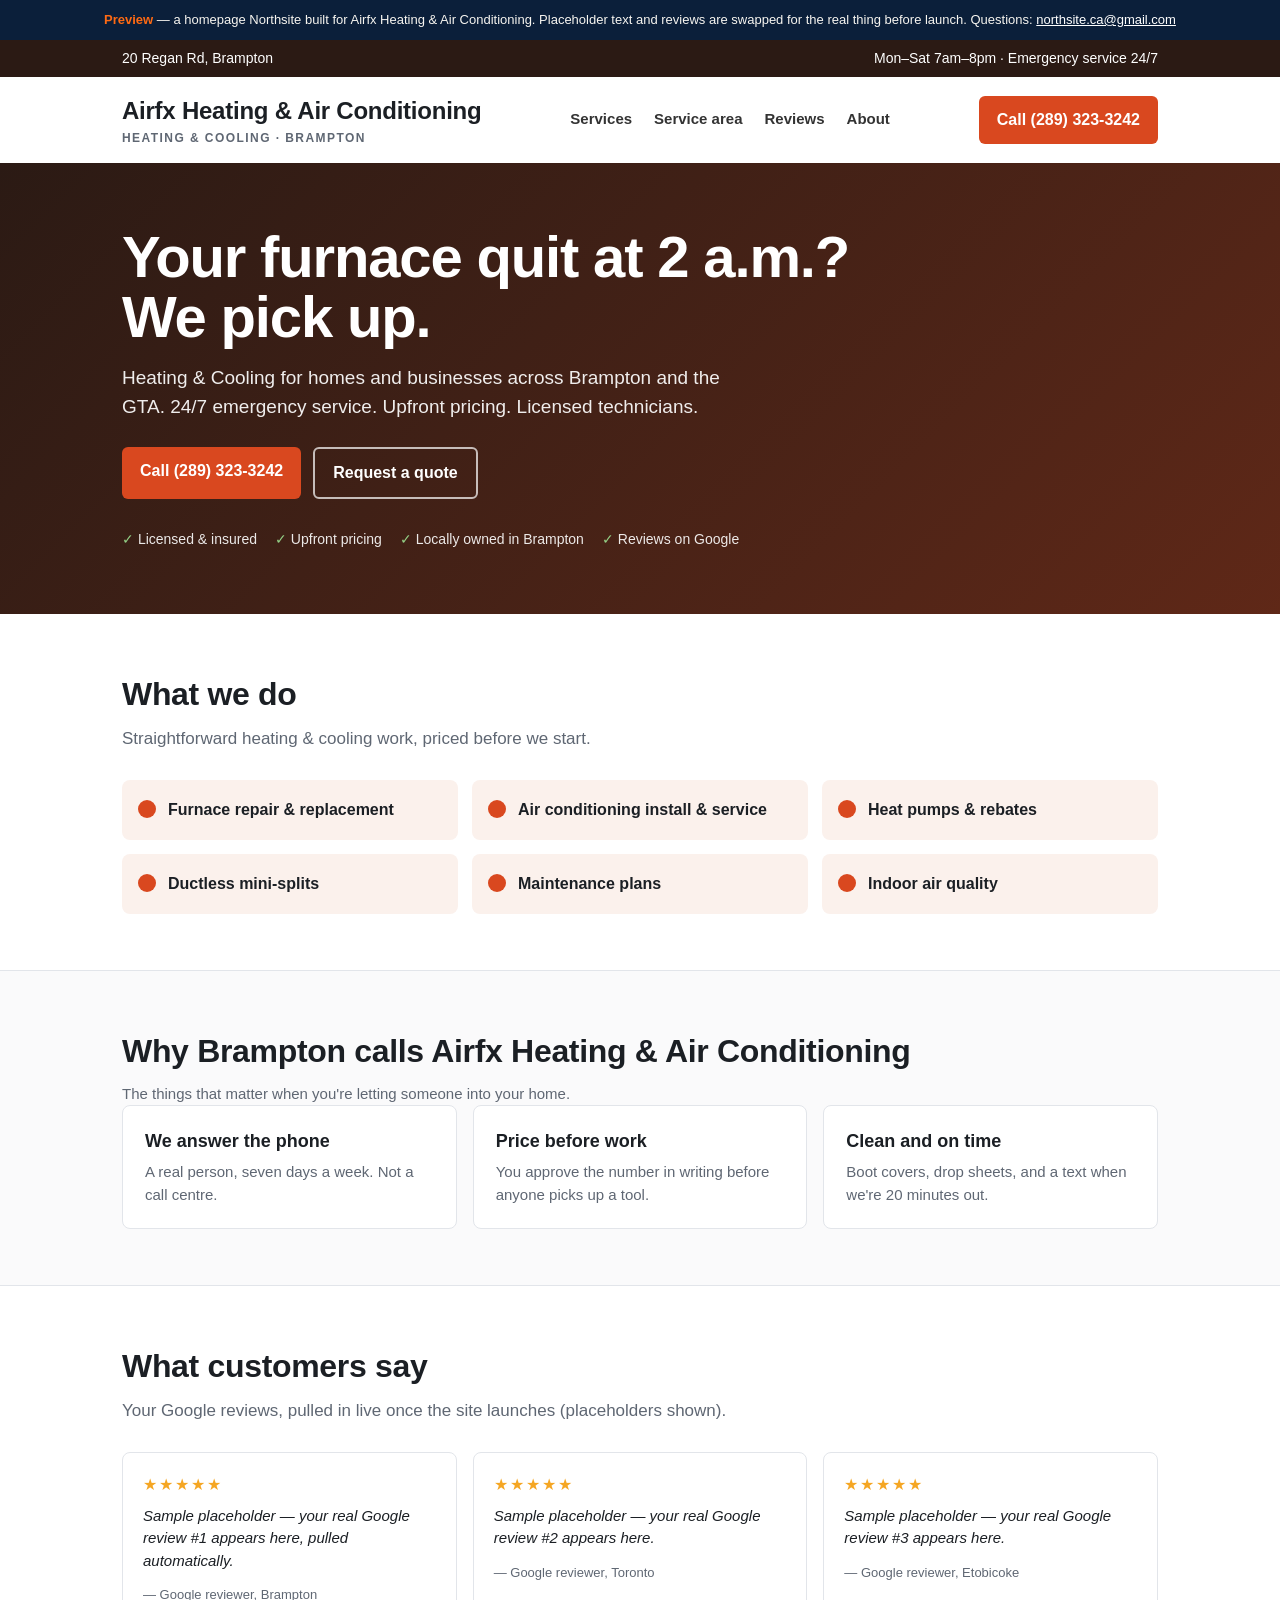
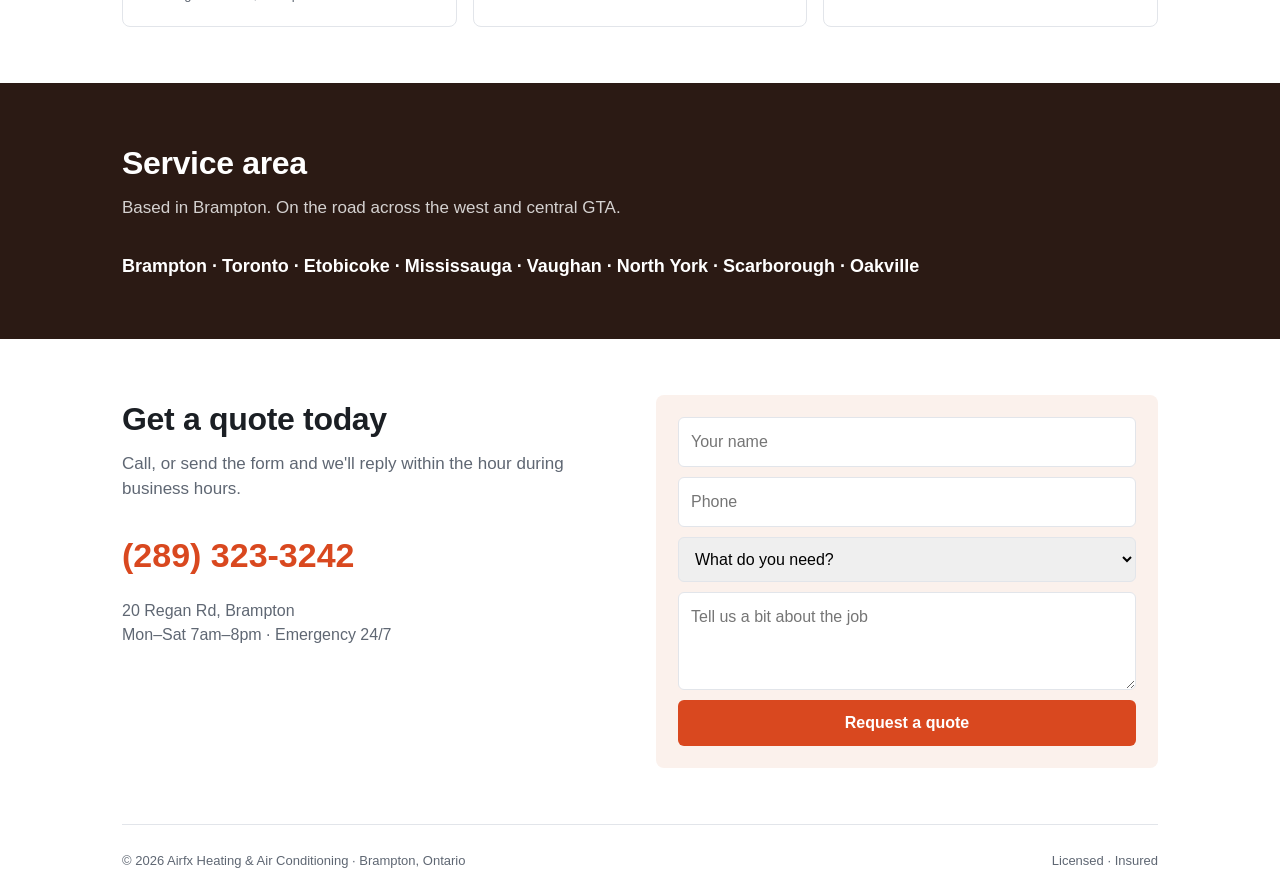
<file: m/airfx-heating-air-conditioning/index.html>
<!doctype html><html lang="en"><head><meta charset="utf-8"><meta name="viewport" content="width=device-width,initial-scale=1">
<title>Airfx Heating &amp; Air Conditioning — Heating & Cooling in Brampton</title>
<meta name="robots" content="noindex,nofollow">
<style>
:root{--a:#D9481F;--d:#2B1A14;--l:#FBF1EC;--ink:#1B1F24;--mute:#5F6773;--line:#E2E5EA}
</style>
<link rel="stylesheet" href="/m/mockup.css"></head><body>
<div class="nsbar"><b>Preview</b> — a homepage Northsite built for Airfx Heating &amp; Air Conditioning. Placeholder text and reviews are swapped for the real thing before launch. Questions: <a href="mailto:northsite.ca@gmail.com">northsite.ca@gmail.com</a></div>
<div class="top"><div class="wrap"><span>20 Regan Rd, Brampton</span><span>Mon–Sat 7am–8pm · Emergency service 24/7</span></div></div>
<div class="wrap"><nav><div class="brand">Airfx Heating &amp; Air Conditioning<small>Heating & Cooling · Brampton</small></div><div class="links"><a>Services</a><a>Service area</a><a>Reviews</a><a>About</a></div><a class="call" href="tel:(289) 323-3242">Call (289) 323-3242</a></nav></div>
<div class="hero"><div class="wrap"><h1>Your furnace quit at 2 a.m.? We pick up.</h1><p>Heating & Cooling for homes and businesses across Brampton and the GTA. 24/7 emergency service. Upfront pricing. Licensed technicians.</p>
<div class="cta"><a class="call" href="tel:(289) 323-3242">Call (289) 323-3242</a><a class="ghost" href="#quote">Request a quote</a></div>
<div class="badges"><span>Licensed &amp; insured</span><span>Upfront pricing</span><span>Locally owned in Brampton</span><span>Reviews on Google</span></div></div></div>
<section><div class="wrap"><h2>What we do</h2><p class="sub">Straightforward heating & cooling work, priced before we start.</p><ul class="svc"><li><span></span>Furnace repair &amp; replacement</li><li><span></span>Air conditioning install &amp; service</li><li><span></span>Heat pumps &amp; rebates</li><li><span></span>Ductless mini-splits</li><li><span></span>Maintenance plans</li><li><span></span>Indoor air quality</li></ul></div></section>
<section class="why"><div class="wrap"><h2>Why Brampton calls Airfx Heating &amp; Air Conditioning</h2><p class="sub">The things that matter when you're letting someone into your home.</p>
<div class="grid"><div><b>We answer the phone</b><p>A real person, seven days a week. Not a call centre.</p></div><div><b>Price before work</b><p>You approve the number in writing before anyone picks up a tool.</p></div><div><b>Clean and on time</b><p>Boot covers, drop sheets, and a text when we're 20 minutes out.</p></div></div></div></section>
<section><div class="wrap"><h2>What customers say</h2><p class="sub">Your Google reviews, pulled in live once the site launches (placeholders shown).</p>
<div class="rev"><div><div class="stars">★★★★★</div><p><em>Sample placeholder — your real Google review #1 appears here, pulled automatically.</em></p><i>— Google reviewer, Brampton</i></div><div><div class="stars">★★★★★</div><p><em>Sample placeholder — your real Google review #2 appears here.</em></p><i>— Google reviewer, Toronto</i></div><div><div class="stars">★★★★★</div><p><em>Sample placeholder — your real Google review #3 appears here.</em></p><i>— Google reviewer, Etobicoke</i></div></div></div></section>
<section class="area"><div class="wrap"><h2>Service area</h2><p class="sub">Based in Brampton. On the road across the west and central GTA.</p><div class="list">Brampton · Toronto · Etobicoke · Mississauga · Vaughan · North York · Scarborough · Oakville</div></div></section>
<section id="quote"><div class="wrap"><div class="contact"><div><h2>Get a quote today</h2><p class="sub">Call, or send the form and we'll reply within the hour during business hours.</p><a class="big" href="tel:(289) 323-3242">(289) 323-3242</a><p style="color:var(--mute);margin:0">20 Regan Rd, Brampton<br>Mon–Sat 7am–8pm · Emergency 24/7</p></div>
<form><input placeholder="Your name"><input placeholder="Phone"><select><option>What do you need?</option><option>Furnace repair &amp; replacement</option><option>Air conditioning install &amp; service</option><option>Heat pumps &amp; rebates</option><option>Ductless mini-splits</option><option>Maintenance plans</option><option>Indoor air quality</option></select><textarea rows="3" placeholder="Tell us a bit about the job"></textarea><button type="button">Request a quote</button></form></div></div></section>
<div class="wrap"><footer><span>© 2026 Airfx Heating &amp; Air Conditioning · Brampton, Ontario</span><span>Licensed · Insured</span></footer></div>
<a class="sticky" href="tel:(289) 323-3242">📞 Call (289) 323-3242</a>
</body></html>
</file>
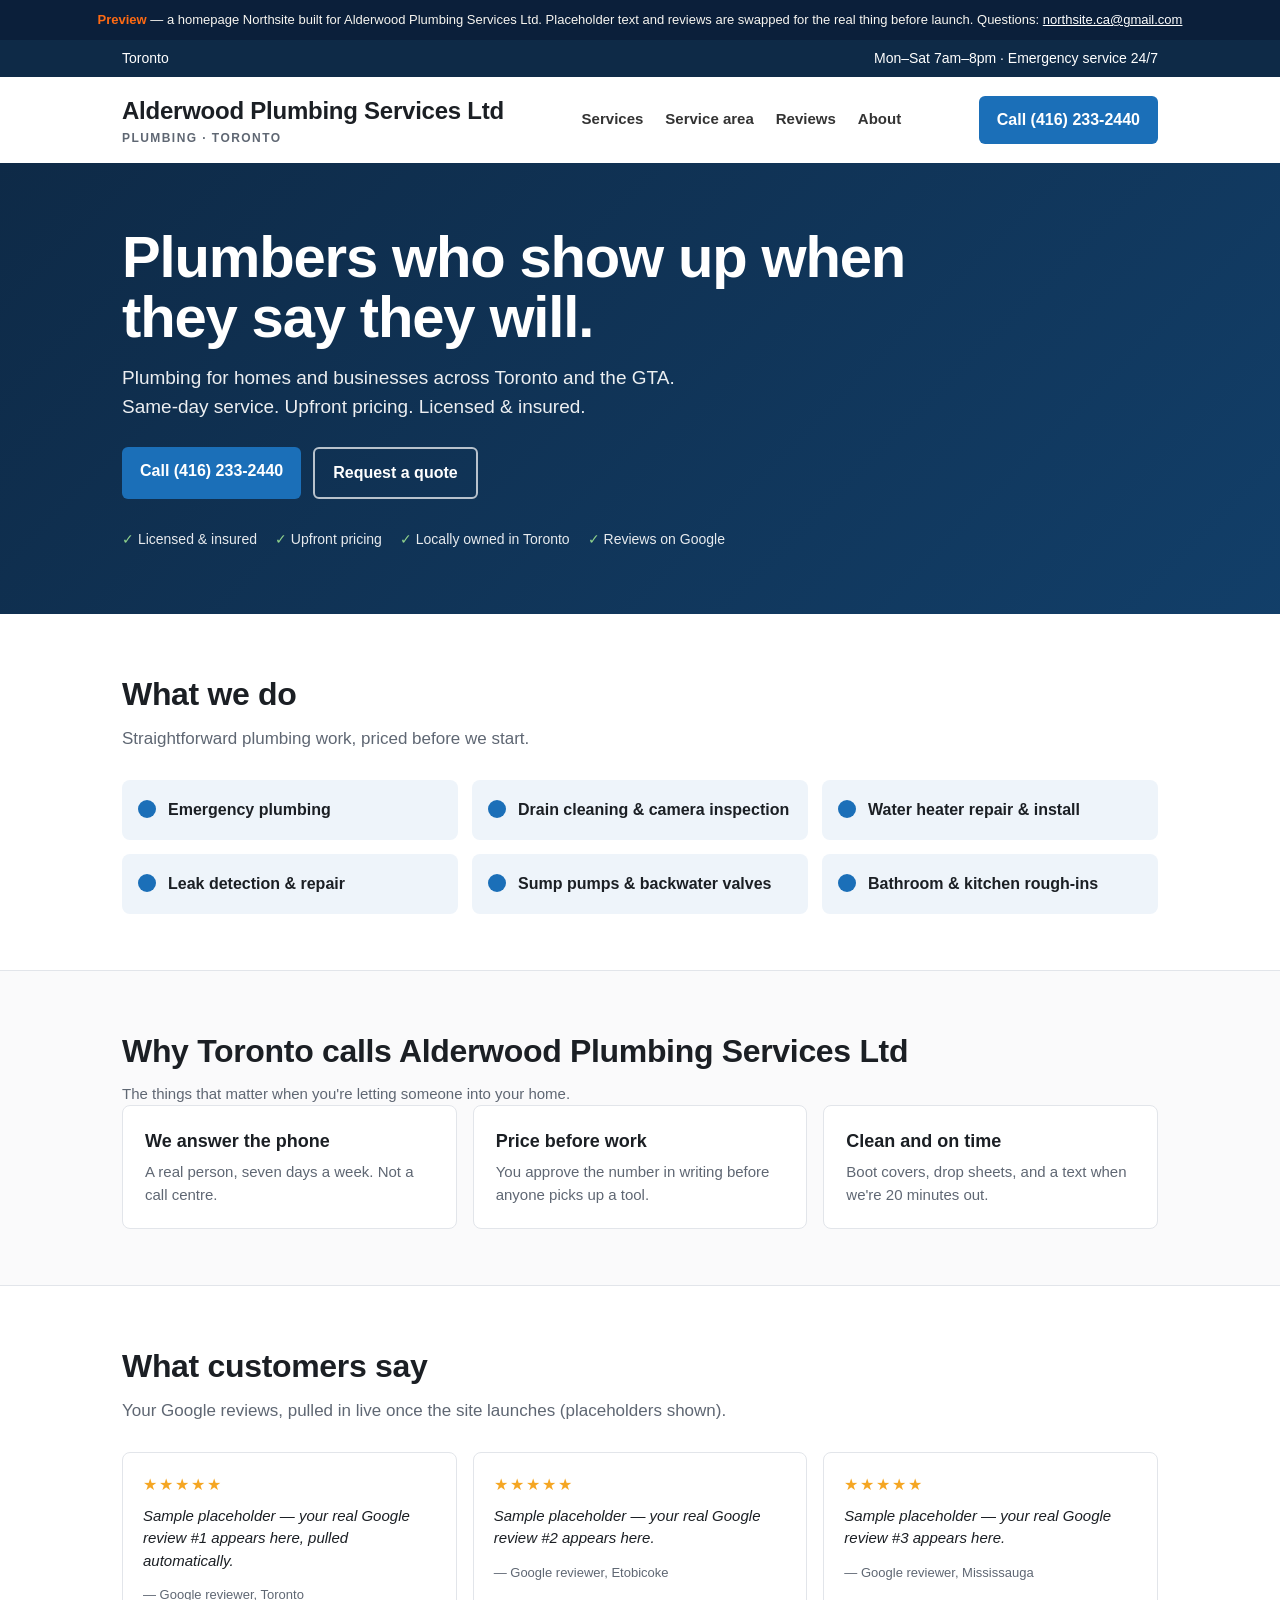
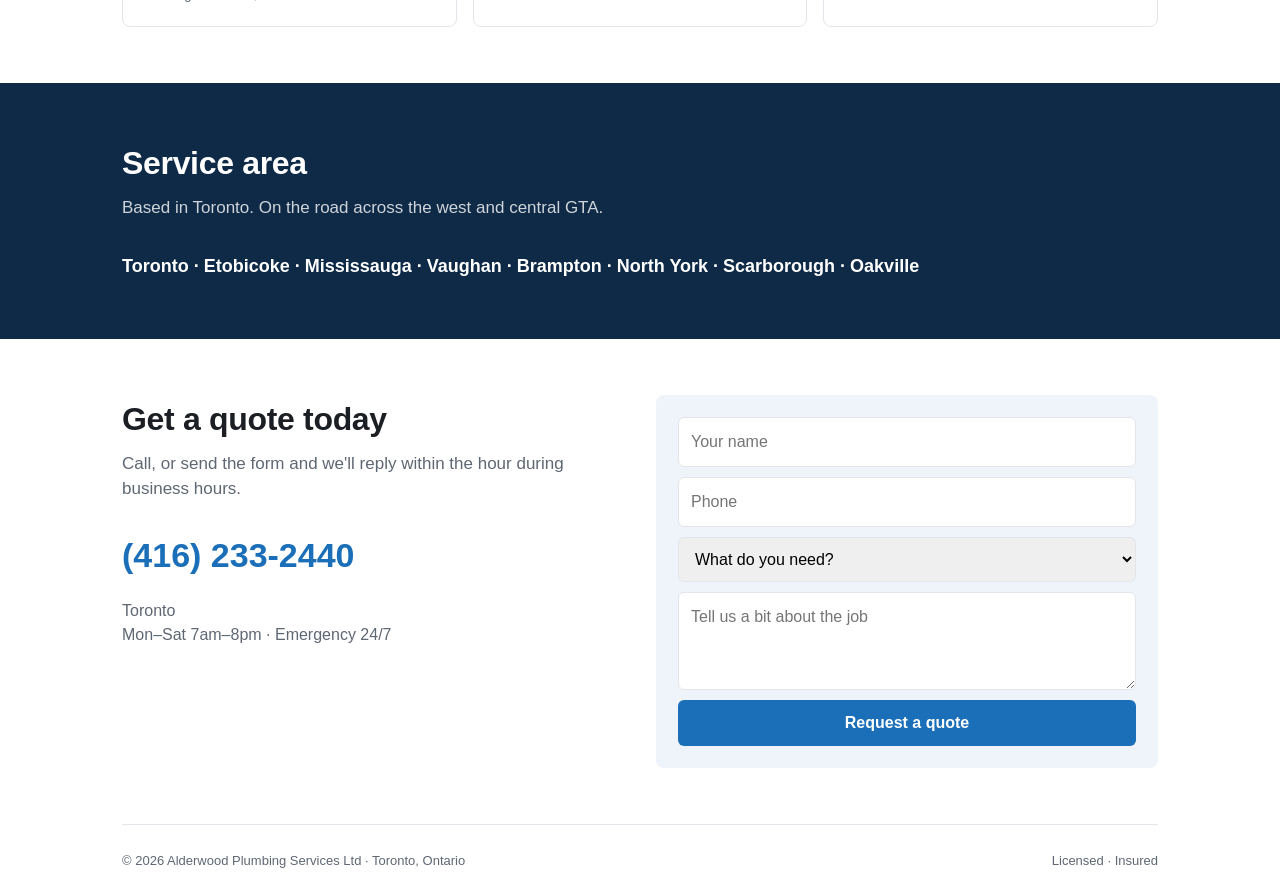
<file: m/alderwood-plumbing-services-ltd/index.html>
<!doctype html><html lang="en"><head><meta charset="utf-8"><meta name="viewport" content="width=device-width,initial-scale=1">
<title>Alderwood Plumbing Services Ltd — Plumbing in Toronto</title>
<meta name="robots" content="noindex,nofollow">
<style>
:root{--a:#1B6FB8;--d:#0E2A47;--l:#EEF4FA;--ink:#1B1F24;--mute:#5F6773;--line:#E2E5EA}
</style>
<link rel="stylesheet" href="/m/mockup.css"></head><body>
<div class="nsbar"><b>Preview</b> — a homepage Northsite built for Alderwood Plumbing Services Ltd. Placeholder text and reviews are swapped for the real thing before launch. Questions: <a href="mailto:northsite.ca@gmail.com">northsite.ca@gmail.com</a></div>
<div class="top"><div class="wrap"><span>Toronto</span><span>Mon–Sat 7am–8pm · Emergency service 24/7</span></div></div>
<div class="wrap"><nav><div class="brand">Alderwood Plumbing Services Ltd<small>Plumbing · Toronto</small></div><div class="links"><a>Services</a><a>Service area</a><a>Reviews</a><a>About</a></div><a class="call" href="tel:(416) 233-2440">Call (416) 233-2440</a></nav></div>
<div class="hero"><div class="wrap"><h1>Plumbers who show up when they say they will.</h1><p>Plumbing for homes and businesses across Toronto and the GTA. Same-day service. Upfront pricing. Licensed & insured.</p>
<div class="cta"><a class="call" href="tel:(416) 233-2440">Call (416) 233-2440</a><a class="ghost" href="#quote">Request a quote</a></div>
<div class="badges"><span>Licensed &amp; insured</span><span>Upfront pricing</span><span>Locally owned in Toronto</span><span>Reviews on Google</span></div></div></div>
<section><div class="wrap"><h2>What we do</h2><p class="sub">Straightforward plumbing work, priced before we start.</p><ul class="svc"><li><span></span>Emergency plumbing</li><li><span></span>Drain cleaning &amp; camera inspection</li><li><span></span>Water heater repair &amp; install</li><li><span></span>Leak detection &amp; repair</li><li><span></span>Sump pumps &amp; backwater valves</li><li><span></span>Bathroom &amp; kitchen rough-ins</li></ul></div></section>
<section class="why"><div class="wrap"><h2>Why Toronto calls Alderwood Plumbing Services Ltd</h2><p class="sub">The things that matter when you're letting someone into your home.</p>
<div class="grid"><div><b>We answer the phone</b><p>A real person, seven days a week. Not a call centre.</p></div><div><b>Price before work</b><p>You approve the number in writing before anyone picks up a tool.</p></div><div><b>Clean and on time</b><p>Boot covers, drop sheets, and a text when we're 20 minutes out.</p></div></div></div></section>
<section><div class="wrap"><h2>What customers say</h2><p class="sub">Your Google reviews, pulled in live once the site launches (placeholders shown).</p>
<div class="rev"><div><div class="stars">★★★★★</div><p><em>Sample placeholder — your real Google review #1 appears here, pulled automatically.</em></p><i>— Google reviewer, Toronto</i></div><div><div class="stars">★★★★★</div><p><em>Sample placeholder — your real Google review #2 appears here.</em></p><i>— Google reviewer, Etobicoke</i></div><div><div class="stars">★★★★★</div><p><em>Sample placeholder — your real Google review #3 appears here.</em></p><i>— Google reviewer, Mississauga</i></div></div></div></section>
<section class="area"><div class="wrap"><h2>Service area</h2><p class="sub">Based in Toronto. On the road across the west and central GTA.</p><div class="list">Toronto · Etobicoke · Mississauga · Vaughan · Brampton · North York · Scarborough · Oakville</div></div></section>
<section id="quote"><div class="wrap"><div class="contact"><div><h2>Get a quote today</h2><p class="sub">Call, or send the form and we'll reply within the hour during business hours.</p><a class="big" href="tel:(416) 233-2440">(416) 233-2440</a><p style="color:var(--mute);margin:0">Toronto<br>Mon–Sat 7am–8pm · Emergency 24/7</p></div>
<form><input placeholder="Your name"><input placeholder="Phone"><select><option>What do you need?</option><option>Emergency plumbing</option><option>Drain cleaning &amp; camera inspection</option><option>Water heater repair &amp; install</option><option>Leak detection &amp; repair</option><option>Sump pumps &amp; backwater valves</option><option>Bathroom &amp; kitchen rough-ins</option></select><textarea rows="3" placeholder="Tell us a bit about the job"></textarea><button type="button">Request a quote</button></form></div></div></section>
<div class="wrap"><footer><span>© 2026 Alderwood Plumbing Services Ltd · Toronto, Ontario</span><span>Licensed · Insured</span></footer></div>
<a class="sticky" href="tel:(416) 233-2440">📞 Call (416) 233-2440</a>
</body></html>
</file>
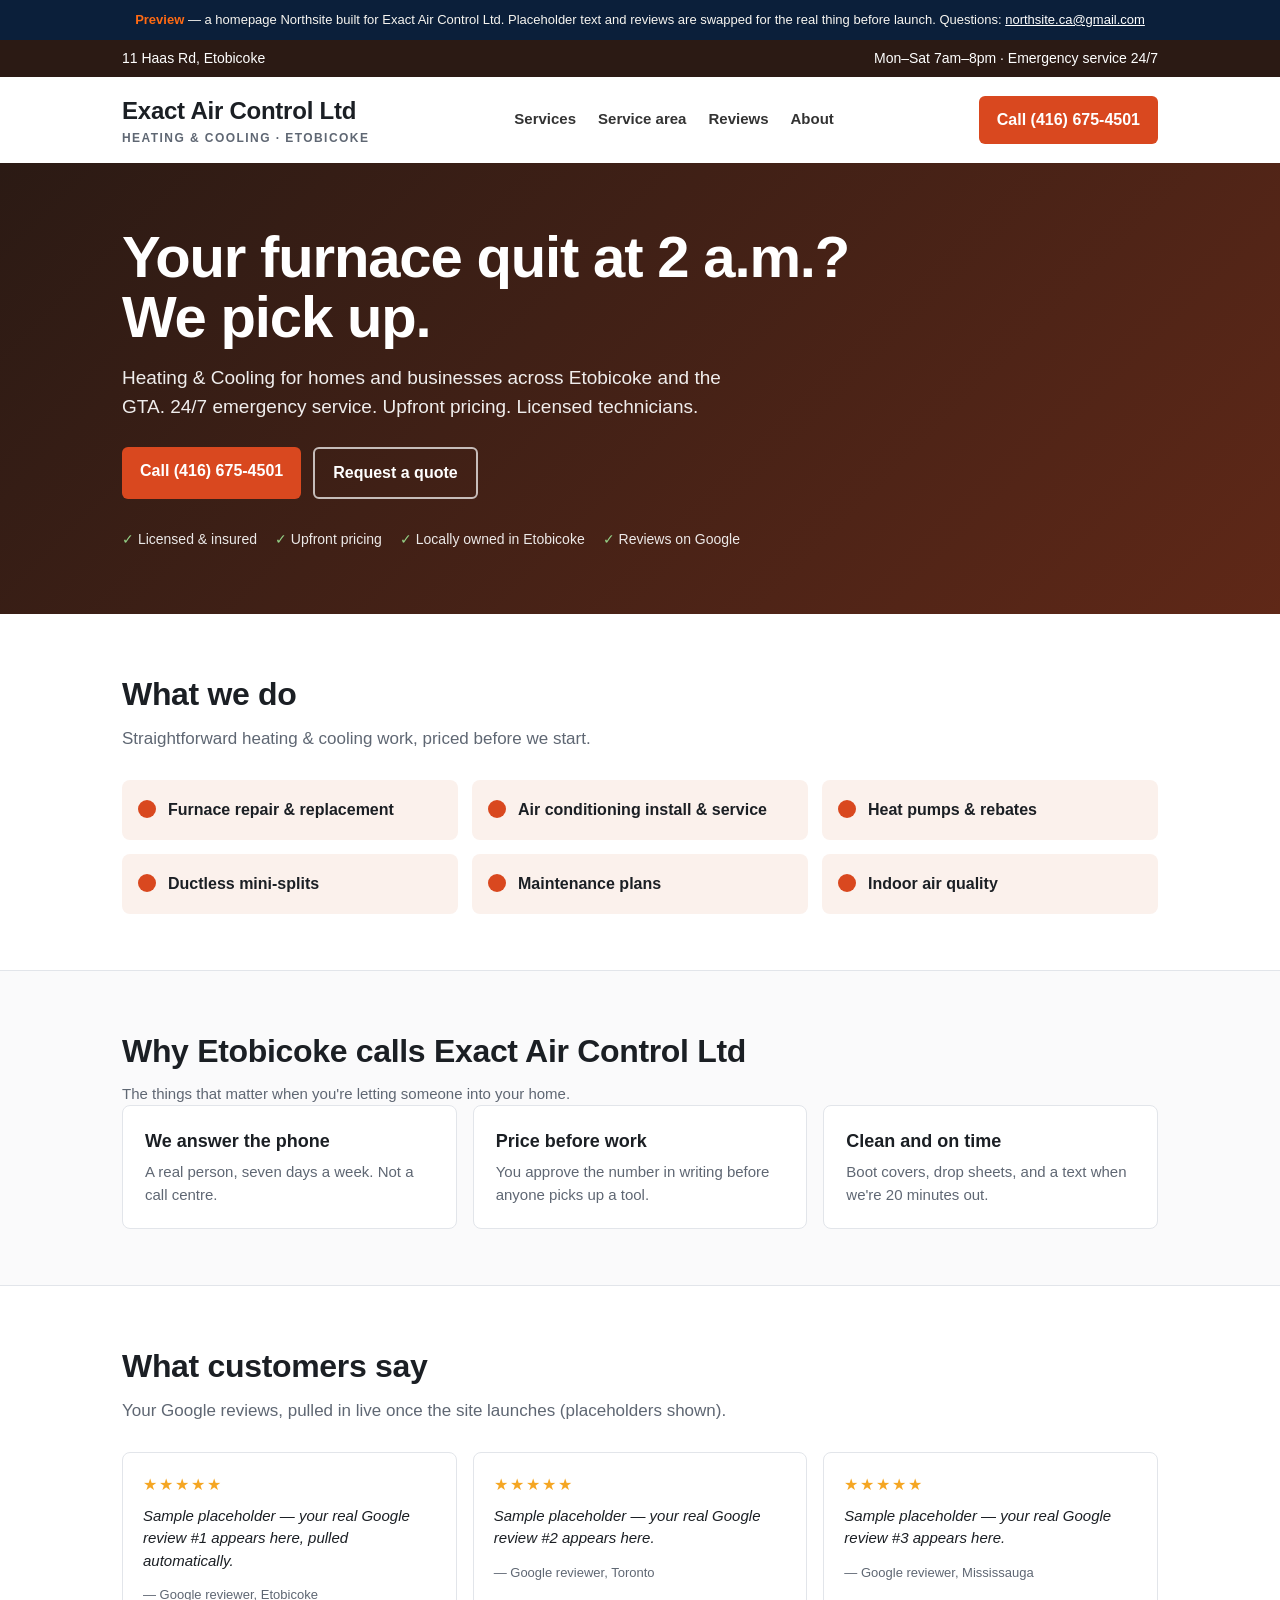
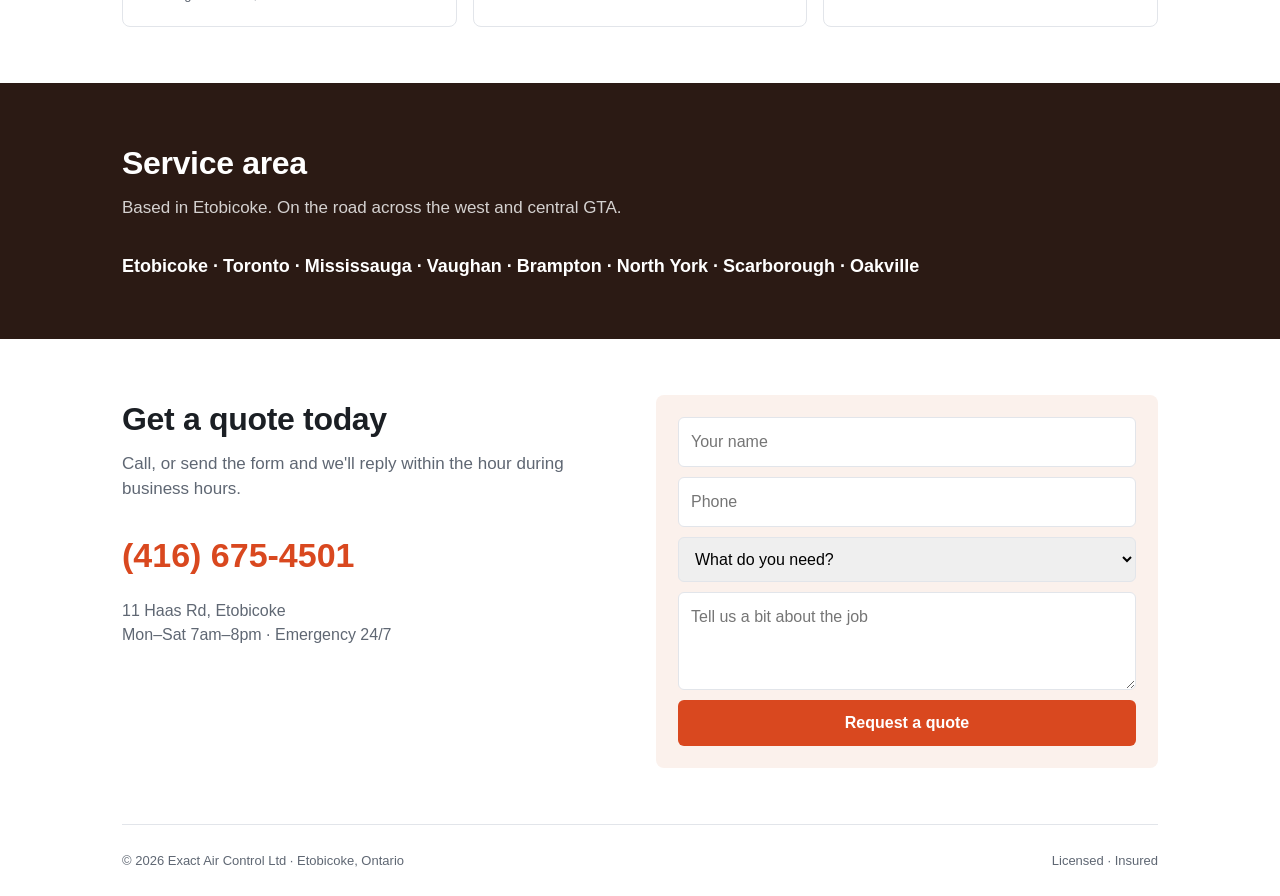
<file: m/exact-air-control-ltd/index.html>
<!doctype html><html lang="en"><head><meta charset="utf-8"><meta name="viewport" content="width=device-width,initial-scale=1">
<title>Exact Air Control Ltd — Heating & Cooling in Etobicoke</title>
<meta name="robots" content="noindex,nofollow">
<style>
:root{--a:#D9481F;--d:#2B1A14;--l:#FBF1EC;--ink:#1B1F24;--mute:#5F6773;--line:#E2E5EA}
</style>
<link rel="stylesheet" href="/m/mockup.css"></head><body>
<div class="nsbar"><b>Preview</b> — a homepage Northsite built for Exact Air Control Ltd. Placeholder text and reviews are swapped for the real thing before launch. Questions: <a href="mailto:northsite.ca@gmail.com">northsite.ca@gmail.com</a></div>
<div class="top"><div class="wrap"><span>11 Haas Rd, Etobicoke</span><span>Mon–Sat 7am–8pm · Emergency service 24/7</span></div></div>
<div class="wrap"><nav><div class="brand">Exact Air Control Ltd<small>Heating & Cooling · Etobicoke</small></div><div class="links"><a>Services</a><a>Service area</a><a>Reviews</a><a>About</a></div><a class="call" href="tel:(416) 675-4501">Call (416) 675-4501</a></nav></div>
<div class="hero"><div class="wrap"><h1>Your furnace quit at 2 a.m.? We pick up.</h1><p>Heating & Cooling for homes and businesses across Etobicoke and the GTA. 24/7 emergency service. Upfront pricing. Licensed technicians.</p>
<div class="cta"><a class="call" href="tel:(416) 675-4501">Call (416) 675-4501</a><a class="ghost" href="#quote">Request a quote</a></div>
<div class="badges"><span>Licensed &amp; insured</span><span>Upfront pricing</span><span>Locally owned in Etobicoke</span><span>Reviews on Google</span></div></div></div>
<section><div class="wrap"><h2>What we do</h2><p class="sub">Straightforward heating & cooling work, priced before we start.</p><ul class="svc"><li><span></span>Furnace repair &amp; replacement</li><li><span></span>Air conditioning install &amp; service</li><li><span></span>Heat pumps &amp; rebates</li><li><span></span>Ductless mini-splits</li><li><span></span>Maintenance plans</li><li><span></span>Indoor air quality</li></ul></div></section>
<section class="why"><div class="wrap"><h2>Why Etobicoke calls Exact Air Control Ltd</h2><p class="sub">The things that matter when you're letting someone into your home.</p>
<div class="grid"><div><b>We answer the phone</b><p>A real person, seven days a week. Not a call centre.</p></div><div><b>Price before work</b><p>You approve the number in writing before anyone picks up a tool.</p></div><div><b>Clean and on time</b><p>Boot covers, drop sheets, and a text when we're 20 minutes out.</p></div></div></div></section>
<section><div class="wrap"><h2>What customers say</h2><p class="sub">Your Google reviews, pulled in live once the site launches (placeholders shown).</p>
<div class="rev"><div><div class="stars">★★★★★</div><p><em>Sample placeholder — your real Google review #1 appears here, pulled automatically.</em></p><i>— Google reviewer, Etobicoke</i></div><div><div class="stars">★★★★★</div><p><em>Sample placeholder — your real Google review #2 appears here.</em></p><i>— Google reviewer, Toronto</i></div><div><div class="stars">★★★★★</div><p><em>Sample placeholder — your real Google review #3 appears here.</em></p><i>— Google reviewer, Mississauga</i></div></div></div></section>
<section class="area"><div class="wrap"><h2>Service area</h2><p class="sub">Based in Etobicoke. On the road across the west and central GTA.</p><div class="list">Etobicoke · Toronto · Mississauga · Vaughan · Brampton · North York · Scarborough · Oakville</div></div></section>
<section id="quote"><div class="wrap"><div class="contact"><div><h2>Get a quote today</h2><p class="sub">Call, or send the form and we'll reply within the hour during business hours.</p><a class="big" href="tel:(416) 675-4501">(416) 675-4501</a><p style="color:var(--mute);margin:0">11 Haas Rd, Etobicoke<br>Mon–Sat 7am–8pm · Emergency 24/7</p></div>
<form><input placeholder="Your name"><input placeholder="Phone"><select><option>What do you need?</option><option>Furnace repair &amp; replacement</option><option>Air conditioning install &amp; service</option><option>Heat pumps &amp; rebates</option><option>Ductless mini-splits</option><option>Maintenance plans</option><option>Indoor air quality</option></select><textarea rows="3" placeholder="Tell us a bit about the job"></textarea><button type="button">Request a quote</button></form></div></div></section>
<div class="wrap"><footer><span>© 2026 Exact Air Control Ltd · Etobicoke, Ontario</span><span>Licensed · Insured</span></footer></div>
<a class="sticky" href="tel:(416) 675-4501">📞 Call (416) 675-4501</a>
</body></html>
</file>
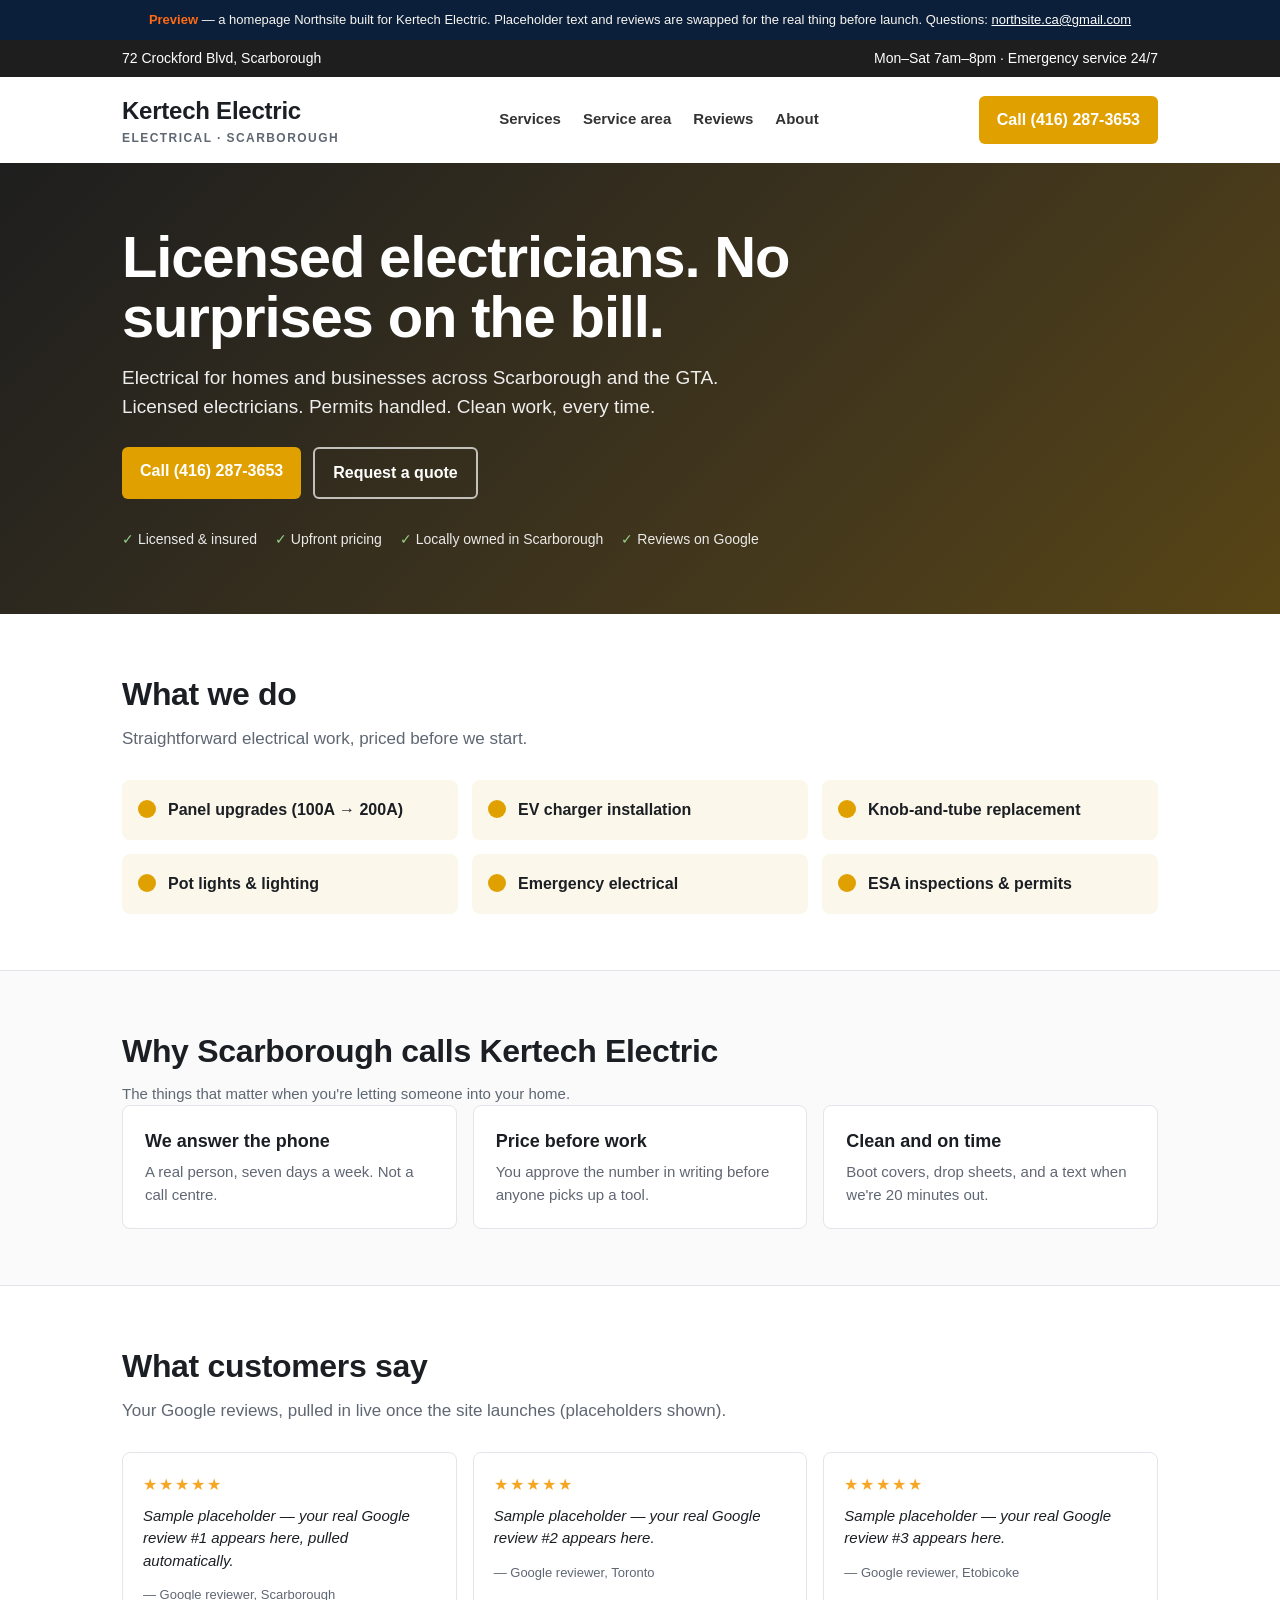
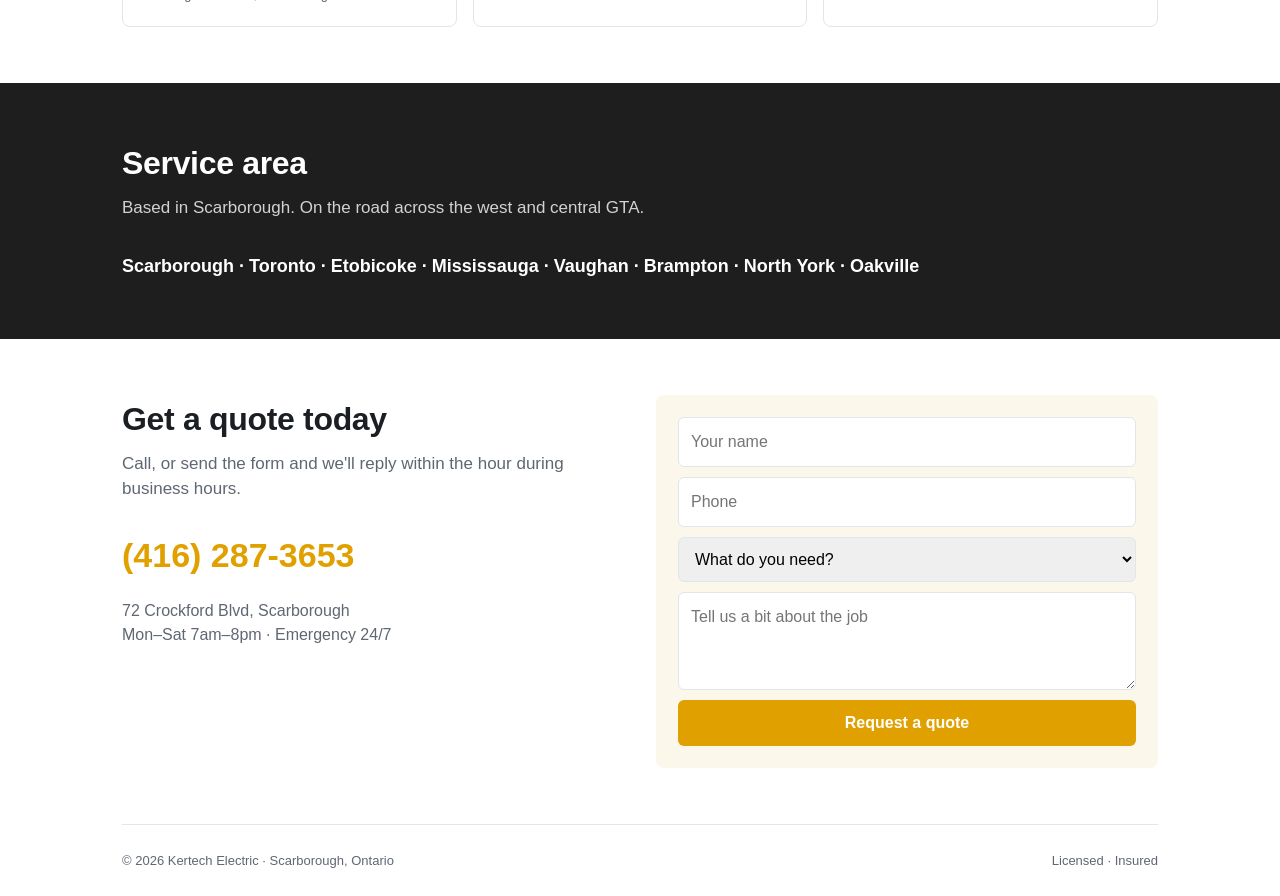
<file: m/kertech-electric/index.html>
<!doctype html><html lang="en"><head><meta charset="utf-8"><meta name="viewport" content="width=device-width,initial-scale=1">
<title>Kertech Electric — Electrical in Scarborough</title>
<meta name="robots" content="noindex,nofollow">
<style>
:root{--a:#E0A100;--d:#1E1E1E;--l:#FBF7EA;--ink:#1B1F24;--mute:#5F6773;--line:#E2E5EA}
</style>
<link rel="stylesheet" href="/m/mockup.css"></head><body>
<div class="nsbar"><b>Preview</b> — a homepage Northsite built for Kertech Electric. Placeholder text and reviews are swapped for the real thing before launch. Questions: <a href="mailto:northsite.ca@gmail.com">northsite.ca@gmail.com</a></div>
<div class="top"><div class="wrap"><span>72 Crockford Blvd, Scarborough</span><span>Mon–Sat 7am–8pm · Emergency service 24/7</span></div></div>
<div class="wrap"><nav><div class="brand">Kertech Electric<small>Electrical · Scarborough</small></div><div class="links"><a>Services</a><a>Service area</a><a>Reviews</a><a>About</a></div><a class="call" href="tel:(416) 287-3653">Call (416) 287-3653</a></nav></div>
<div class="hero"><div class="wrap"><h1>Licensed electricians. No surprises on the bill.</h1><p>Electrical for homes and businesses across Scarborough and the GTA. Licensed electricians. Permits handled. Clean work, every time.</p>
<div class="cta"><a class="call" href="tel:(416) 287-3653">Call (416) 287-3653</a><a class="ghost" href="#quote">Request a quote</a></div>
<div class="badges"><span>Licensed &amp; insured</span><span>Upfront pricing</span><span>Locally owned in Scarborough</span><span>Reviews on Google</span></div></div></div>
<section><div class="wrap"><h2>What we do</h2><p class="sub">Straightforward electrical work, priced before we start.</p><ul class="svc"><li><span></span>Panel upgrades (100A → 200A)</li><li><span></span>EV charger installation</li><li><span></span>Knob-and-tube replacement</li><li><span></span>Pot lights &amp; lighting</li><li><span></span>Emergency electrical</li><li><span></span>ESA inspections &amp; permits</li></ul></div></section>
<section class="why"><div class="wrap"><h2>Why Scarborough calls Kertech Electric</h2><p class="sub">The things that matter when you're letting someone into your home.</p>
<div class="grid"><div><b>We answer the phone</b><p>A real person, seven days a week. Not a call centre.</p></div><div><b>Price before work</b><p>You approve the number in writing before anyone picks up a tool.</p></div><div><b>Clean and on time</b><p>Boot covers, drop sheets, and a text when we're 20 minutes out.</p></div></div></div></section>
<section><div class="wrap"><h2>What customers say</h2><p class="sub">Your Google reviews, pulled in live once the site launches (placeholders shown).</p>
<div class="rev"><div><div class="stars">★★★★★</div><p><em>Sample placeholder — your real Google review #1 appears here, pulled automatically.</em></p><i>— Google reviewer, Scarborough</i></div><div><div class="stars">★★★★★</div><p><em>Sample placeholder — your real Google review #2 appears here.</em></p><i>— Google reviewer, Toronto</i></div><div><div class="stars">★★★★★</div><p><em>Sample placeholder — your real Google review #3 appears here.</em></p><i>— Google reviewer, Etobicoke</i></div></div></div></section>
<section class="area"><div class="wrap"><h2>Service area</h2><p class="sub">Based in Scarborough. On the road across the west and central GTA.</p><div class="list">Scarborough · Toronto · Etobicoke · Mississauga · Vaughan · Brampton · North York · Oakville</div></div></section>
<section id="quote"><div class="wrap"><div class="contact"><div><h2>Get a quote today</h2><p class="sub">Call, or send the form and we'll reply within the hour during business hours.</p><a class="big" href="tel:(416) 287-3653">(416) 287-3653</a><p style="color:var(--mute);margin:0">72 Crockford Blvd, Scarborough<br>Mon–Sat 7am–8pm · Emergency 24/7</p></div>
<form><input placeholder="Your name"><input placeholder="Phone"><select><option>What do you need?</option><option>Panel upgrades (100A → 200A)</option><option>EV charger installation</option><option>Knob-and-tube replacement</option><option>Pot lights &amp; lighting</option><option>Emergency electrical</option><option>ESA inspections &amp; permits</option></select><textarea rows="3" placeholder="Tell us a bit about the job"></textarea><button type="button">Request a quote</button></form></div></div></section>
<div class="wrap"><footer><span>© 2026 Kertech Electric · Scarborough, Ontario</span><span>Licensed · Insured</span></footer></div>
<a class="sticky" href="tel:(416) 287-3653">📞 Call (416) 287-3653</a>
</body></html>
</file>
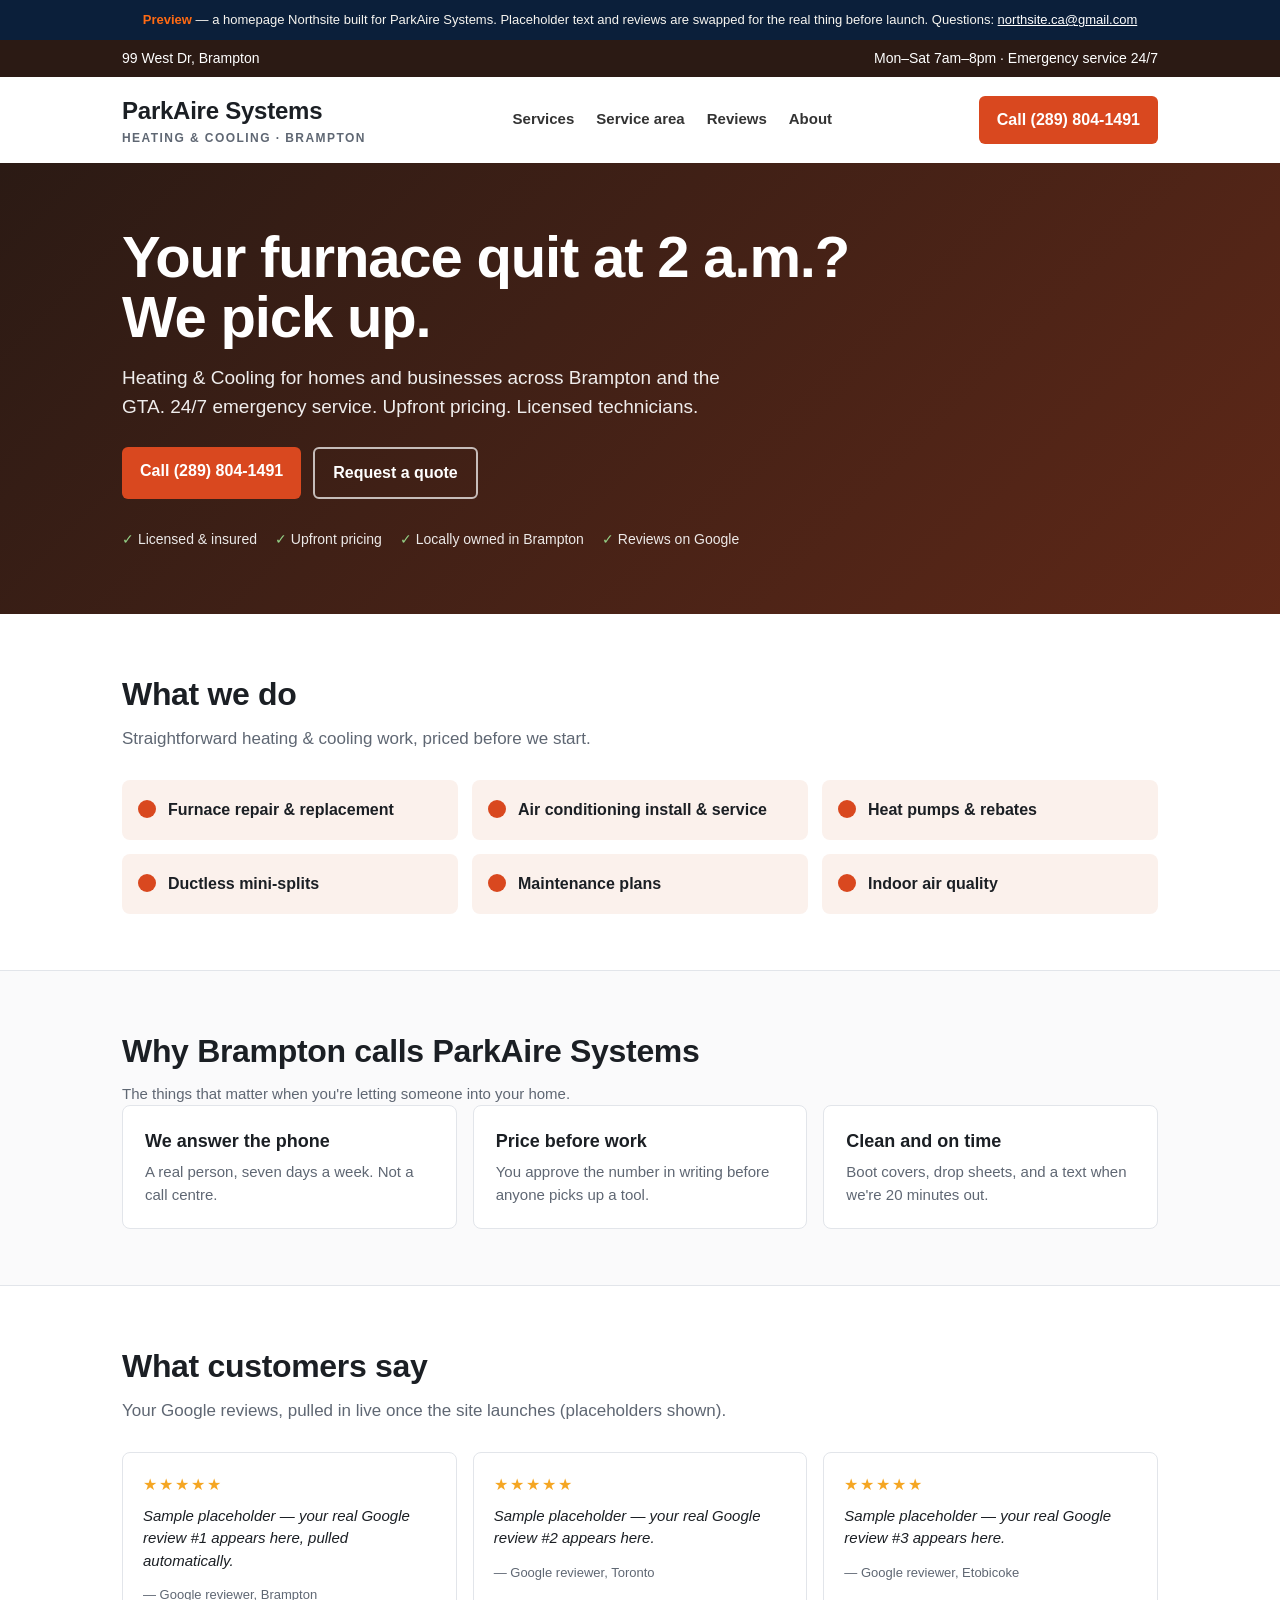
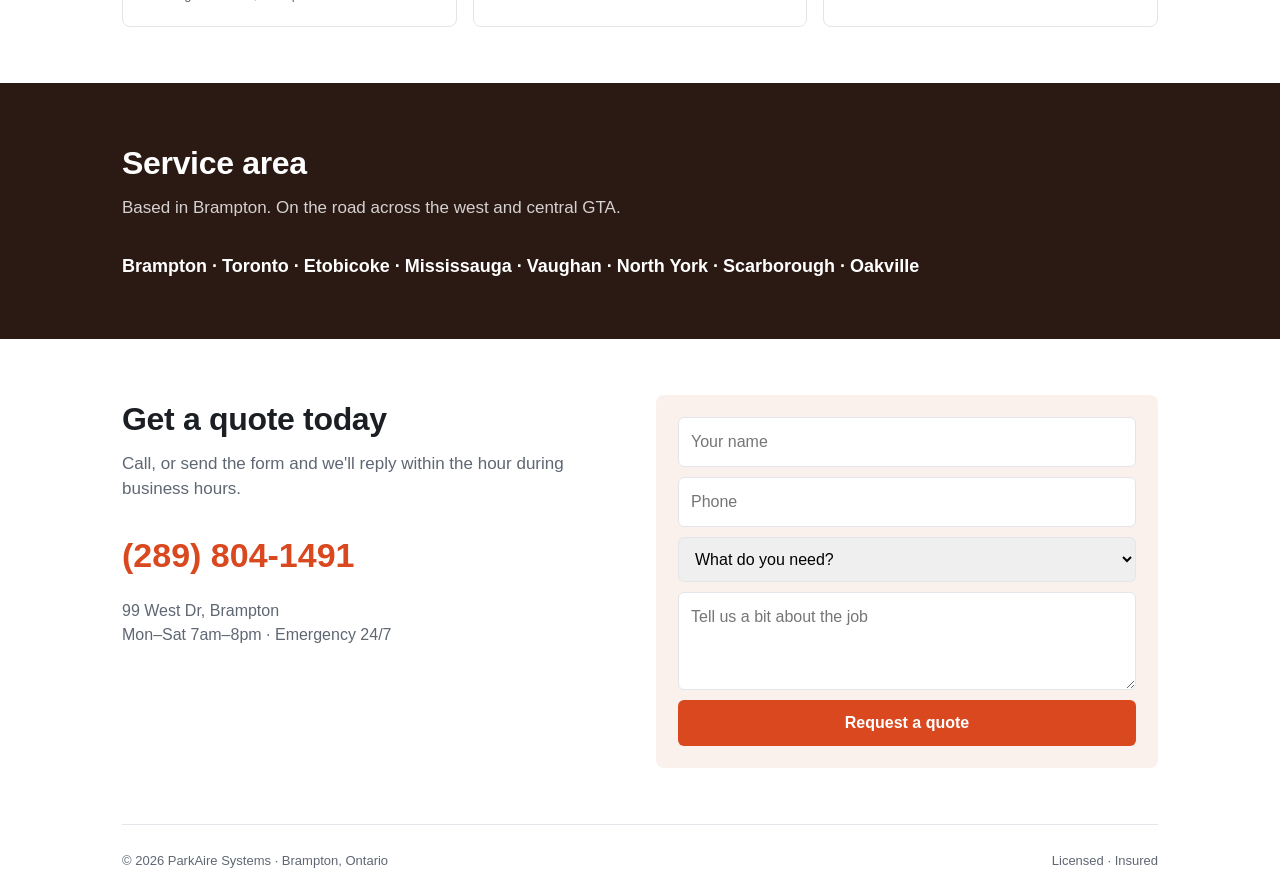
<file: m/parkaire-systems/index.html>
<!doctype html><html lang="en"><head><meta charset="utf-8"><meta name="viewport" content="width=device-width,initial-scale=1">
<title>ParkAire Systems — Heating & Cooling in Brampton</title>
<meta name="robots" content="noindex,nofollow">
<style>
:root{--a:#D9481F;--d:#2B1A14;--l:#FBF1EC;--ink:#1B1F24;--mute:#5F6773;--line:#E2E5EA}
</style>
<link rel="stylesheet" href="/m/mockup.css"></head><body>
<div class="nsbar"><b>Preview</b> — a homepage Northsite built for ParkAire Systems. Placeholder text and reviews are swapped for the real thing before launch. Questions: <a href="mailto:northsite.ca@gmail.com">northsite.ca@gmail.com</a></div>
<div class="top"><div class="wrap"><span>99 West Dr, Brampton</span><span>Mon–Sat 7am–8pm · Emergency service 24/7</span></div></div>
<div class="wrap"><nav><div class="brand">ParkAire Systems<small>Heating & Cooling · Brampton</small></div><div class="links"><a>Services</a><a>Service area</a><a>Reviews</a><a>About</a></div><a class="call" href="tel:(289) 804-1491">Call (289) 804-1491</a></nav></div>
<div class="hero"><div class="wrap"><h1>Your furnace quit at 2 a.m.? We pick up.</h1><p>Heating & Cooling for homes and businesses across Brampton and the GTA. 24/7 emergency service. Upfront pricing. Licensed technicians.</p>
<div class="cta"><a class="call" href="tel:(289) 804-1491">Call (289) 804-1491</a><a class="ghost" href="#quote">Request a quote</a></div>
<div class="badges"><span>Licensed &amp; insured</span><span>Upfront pricing</span><span>Locally owned in Brampton</span><span>Reviews on Google</span></div></div></div>
<section><div class="wrap"><h2>What we do</h2><p class="sub">Straightforward heating & cooling work, priced before we start.</p><ul class="svc"><li><span></span>Furnace repair &amp; replacement</li><li><span></span>Air conditioning install &amp; service</li><li><span></span>Heat pumps &amp; rebates</li><li><span></span>Ductless mini-splits</li><li><span></span>Maintenance plans</li><li><span></span>Indoor air quality</li></ul></div></section>
<section class="why"><div class="wrap"><h2>Why Brampton calls ParkAire Systems</h2><p class="sub">The things that matter when you're letting someone into your home.</p>
<div class="grid"><div><b>We answer the phone</b><p>A real person, seven days a week. Not a call centre.</p></div><div><b>Price before work</b><p>You approve the number in writing before anyone picks up a tool.</p></div><div><b>Clean and on time</b><p>Boot covers, drop sheets, and a text when we're 20 minutes out.</p></div></div></div></section>
<section><div class="wrap"><h2>What customers say</h2><p class="sub">Your Google reviews, pulled in live once the site launches (placeholders shown).</p>
<div class="rev"><div><div class="stars">★★★★★</div><p><em>Sample placeholder — your real Google review #1 appears here, pulled automatically.</em></p><i>— Google reviewer, Brampton</i></div><div><div class="stars">★★★★★</div><p><em>Sample placeholder — your real Google review #2 appears here.</em></p><i>— Google reviewer, Toronto</i></div><div><div class="stars">★★★★★</div><p><em>Sample placeholder — your real Google review #3 appears here.</em></p><i>— Google reviewer, Etobicoke</i></div></div></div></section>
<section class="area"><div class="wrap"><h2>Service area</h2><p class="sub">Based in Brampton. On the road across the west and central GTA.</p><div class="list">Brampton · Toronto · Etobicoke · Mississauga · Vaughan · North York · Scarborough · Oakville</div></div></section>
<section id="quote"><div class="wrap"><div class="contact"><div><h2>Get a quote today</h2><p class="sub">Call, or send the form and we'll reply within the hour during business hours.</p><a class="big" href="tel:(289) 804-1491">(289) 804-1491</a><p style="color:var(--mute);margin:0">99 West Dr, Brampton<br>Mon–Sat 7am–8pm · Emergency 24/7</p></div>
<form><input placeholder="Your name"><input placeholder="Phone"><select><option>What do you need?</option><option>Furnace repair &amp; replacement</option><option>Air conditioning install &amp; service</option><option>Heat pumps &amp; rebates</option><option>Ductless mini-splits</option><option>Maintenance plans</option><option>Indoor air quality</option></select><textarea rows="3" placeholder="Tell us a bit about the job"></textarea><button type="button">Request a quote</button></form></div></div></section>
<div class="wrap"><footer><span>© 2026 ParkAire Systems · Brampton, Ontario</span><span>Licensed · Insured</span></footer></div>
<a class="sticky" href="tel:(289) 804-1491">📞 Call (289) 804-1491</a>
</body></html>
</file>
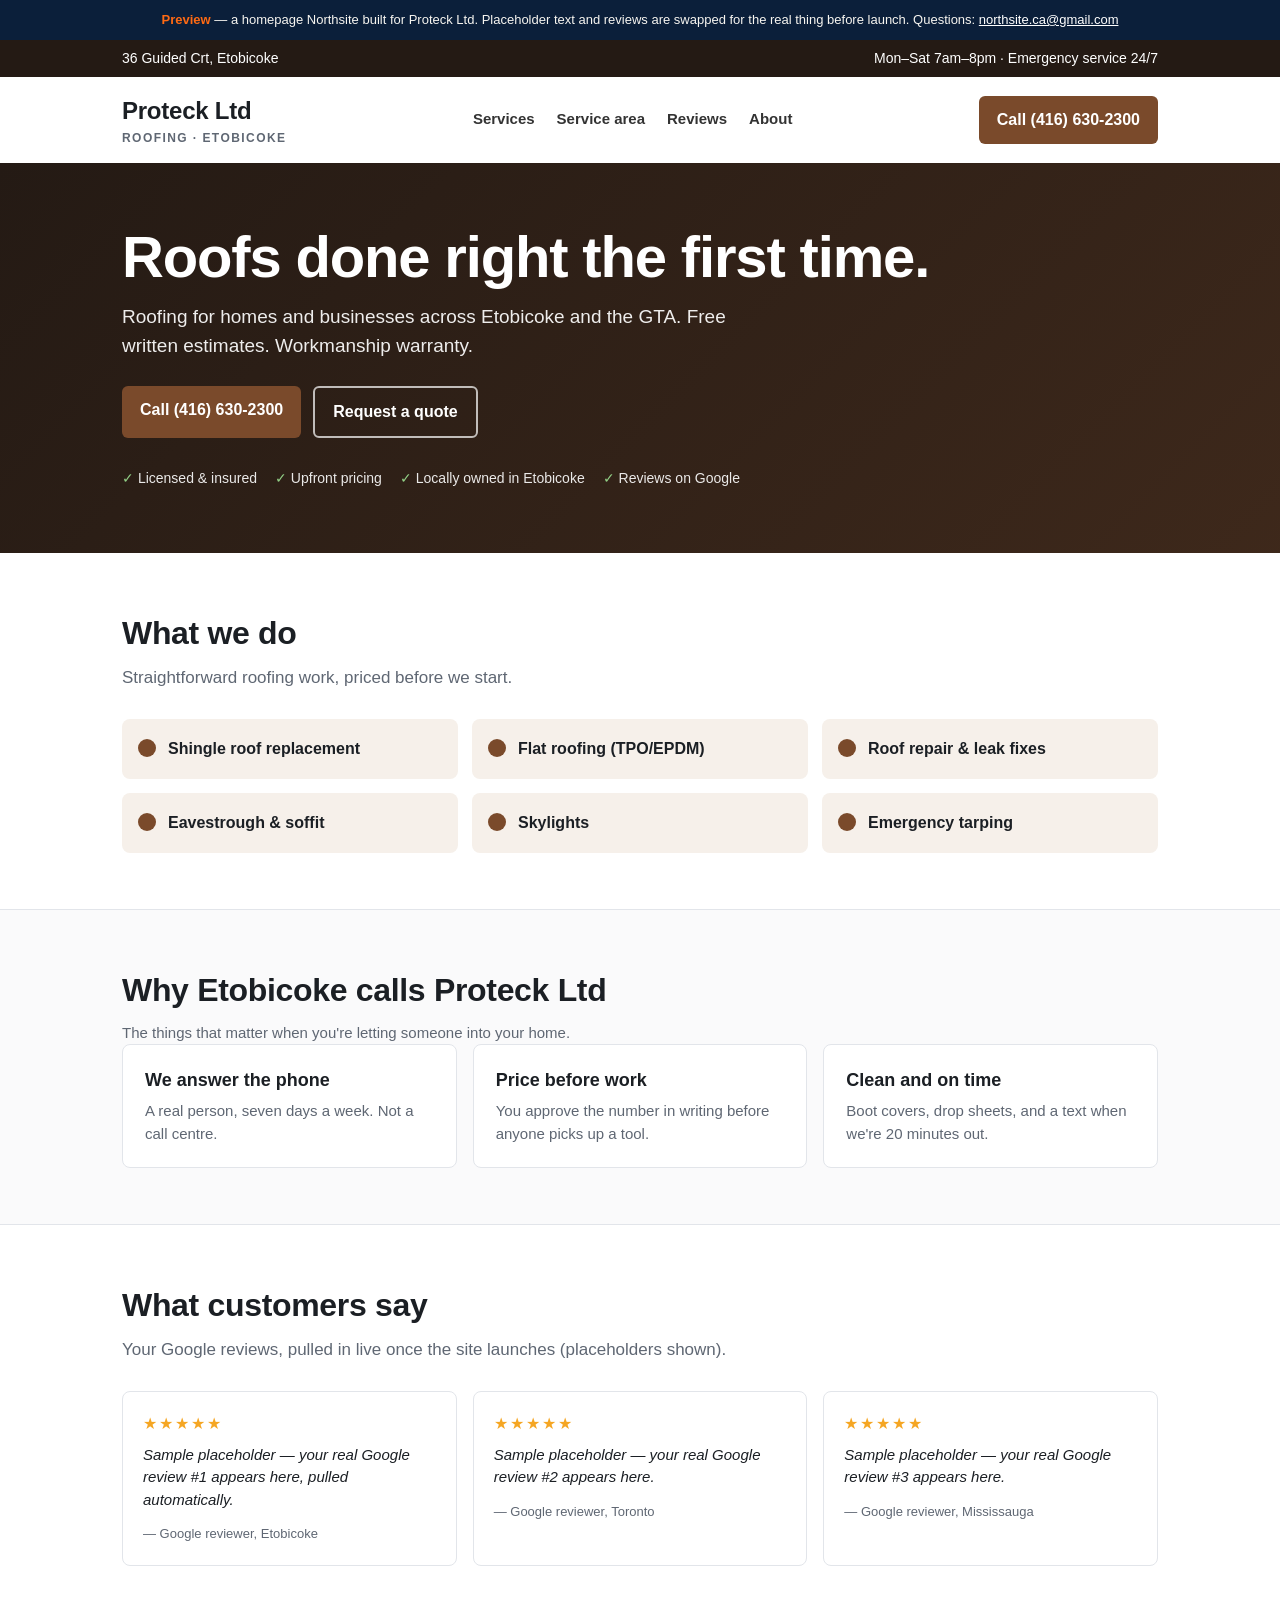
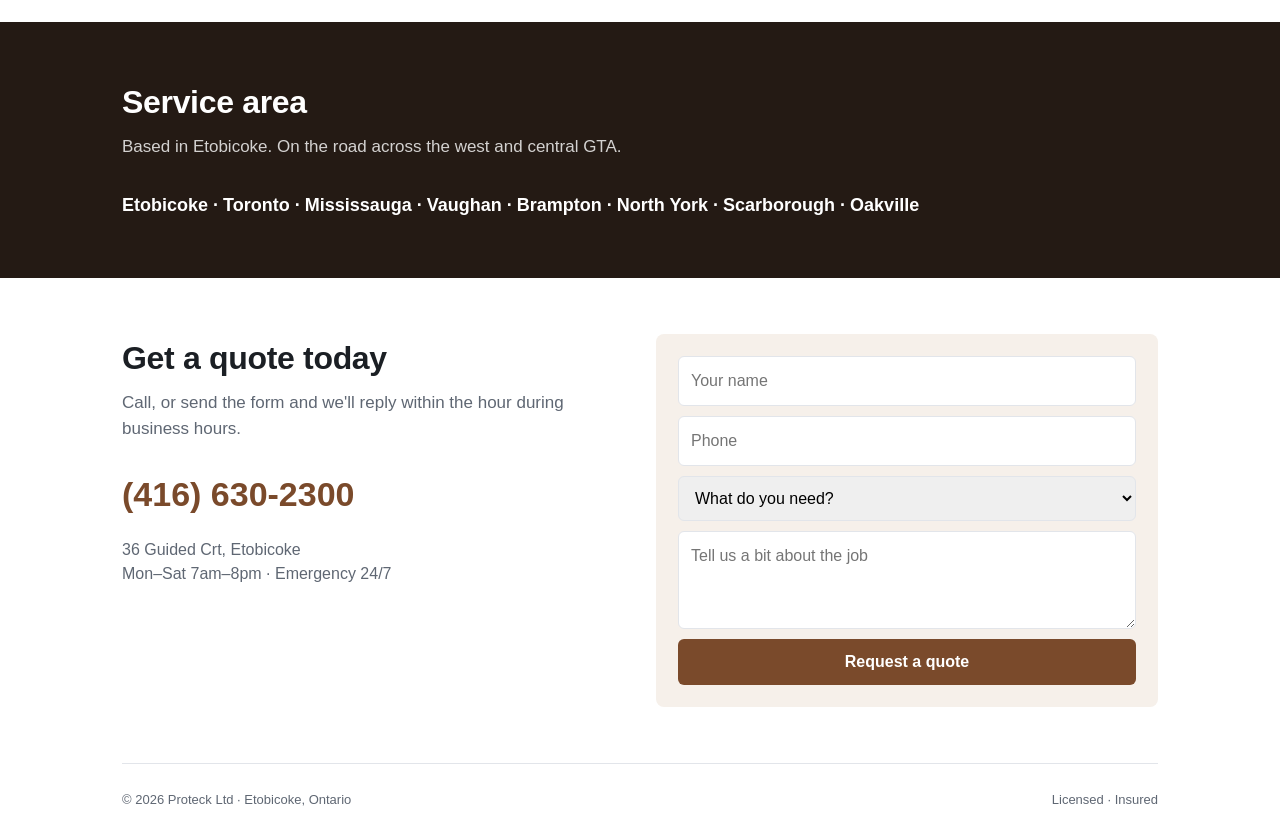
<file: m/proteck-ltd/index.html>
<!doctype html><html lang="en"><head><meta charset="utf-8"><meta name="viewport" content="width=device-width,initial-scale=1">
<title>Proteck Ltd — Roofing in Etobicoke</title>
<meta name="robots" content="noindex,nofollow">
<style>
:root{--a:#7A4A2B;--d:#241A14;--l:#F6F0EA;--ink:#1B1F24;--mute:#5F6773;--line:#E2E5EA}
</style>
<link rel="stylesheet" href="/m/mockup.css"></head><body>
<div class="nsbar"><b>Preview</b> — a homepage Northsite built for Proteck Ltd. Placeholder text and reviews are swapped for the real thing before launch. Questions: <a href="mailto:northsite.ca@gmail.com">northsite.ca@gmail.com</a></div>
<div class="top"><div class="wrap"><span>36 Guided Crt, Etobicoke</span><span>Mon–Sat 7am–8pm · Emergency service 24/7</span></div></div>
<div class="wrap"><nav><div class="brand">Proteck Ltd<small>Roofing · Etobicoke</small></div><div class="links"><a>Services</a><a>Service area</a><a>Reviews</a><a>About</a></div><a class="call" href="tel:(416) 630-2300">Call (416) 630-2300</a></nav></div>
<div class="hero"><div class="wrap"><h1>Roofs done right the first time.</h1><p>Roofing for homes and businesses across Etobicoke and the GTA. Free written estimates. Workmanship warranty.</p>
<div class="cta"><a class="call" href="tel:(416) 630-2300">Call (416) 630-2300</a><a class="ghost" href="#quote">Request a quote</a></div>
<div class="badges"><span>Licensed &amp; insured</span><span>Upfront pricing</span><span>Locally owned in Etobicoke</span><span>Reviews on Google</span></div></div></div>
<section><div class="wrap"><h2>What we do</h2><p class="sub">Straightforward roofing work, priced before we start.</p><ul class="svc"><li><span></span>Shingle roof replacement</li><li><span></span>Flat roofing (TPO/EPDM)</li><li><span></span>Roof repair &amp; leak fixes</li><li><span></span>Eavestrough &amp; soffit</li><li><span></span>Skylights</li><li><span></span>Emergency tarping</li></ul></div></section>
<section class="why"><div class="wrap"><h2>Why Etobicoke calls Proteck Ltd</h2><p class="sub">The things that matter when you're letting someone into your home.</p>
<div class="grid"><div><b>We answer the phone</b><p>A real person, seven days a week. Not a call centre.</p></div><div><b>Price before work</b><p>You approve the number in writing before anyone picks up a tool.</p></div><div><b>Clean and on time</b><p>Boot covers, drop sheets, and a text when we're 20 minutes out.</p></div></div></div></section>
<section><div class="wrap"><h2>What customers say</h2><p class="sub">Your Google reviews, pulled in live once the site launches (placeholders shown).</p>
<div class="rev"><div><div class="stars">★★★★★</div><p><em>Sample placeholder — your real Google review #1 appears here, pulled automatically.</em></p><i>— Google reviewer, Etobicoke</i></div><div><div class="stars">★★★★★</div><p><em>Sample placeholder — your real Google review #2 appears here.</em></p><i>— Google reviewer, Toronto</i></div><div><div class="stars">★★★★★</div><p><em>Sample placeholder — your real Google review #3 appears here.</em></p><i>— Google reviewer, Mississauga</i></div></div></div></section>
<section class="area"><div class="wrap"><h2>Service area</h2><p class="sub">Based in Etobicoke. On the road across the west and central GTA.</p><div class="list">Etobicoke · Toronto · Mississauga · Vaughan · Brampton · North York · Scarborough · Oakville</div></div></section>
<section id="quote"><div class="wrap"><div class="contact"><div><h2>Get a quote today</h2><p class="sub">Call, or send the form and we'll reply within the hour during business hours.</p><a class="big" href="tel:(416) 630-2300">(416) 630-2300</a><p style="color:var(--mute);margin:0">36 Guided Crt, Etobicoke<br>Mon–Sat 7am–8pm · Emergency 24/7</p></div>
<form><input placeholder="Your name"><input placeholder="Phone"><select><option>What do you need?</option><option>Shingle roof replacement</option><option>Flat roofing (TPO/EPDM)</option><option>Roof repair &amp; leak fixes</option><option>Eavestrough &amp; soffit</option><option>Skylights</option><option>Emergency tarping</option></select><textarea rows="3" placeholder="Tell us a bit about the job"></textarea><button type="button">Request a quote</button></form></div></div></section>
<div class="wrap"><footer><span>© 2026 Proteck Ltd · Etobicoke, Ontario</span><span>Licensed · Insured</span></footer></div>
<a class="sticky" href="tel:(416) 630-2300">📞 Call (416) 630-2300</a>
</body></html>
</file>
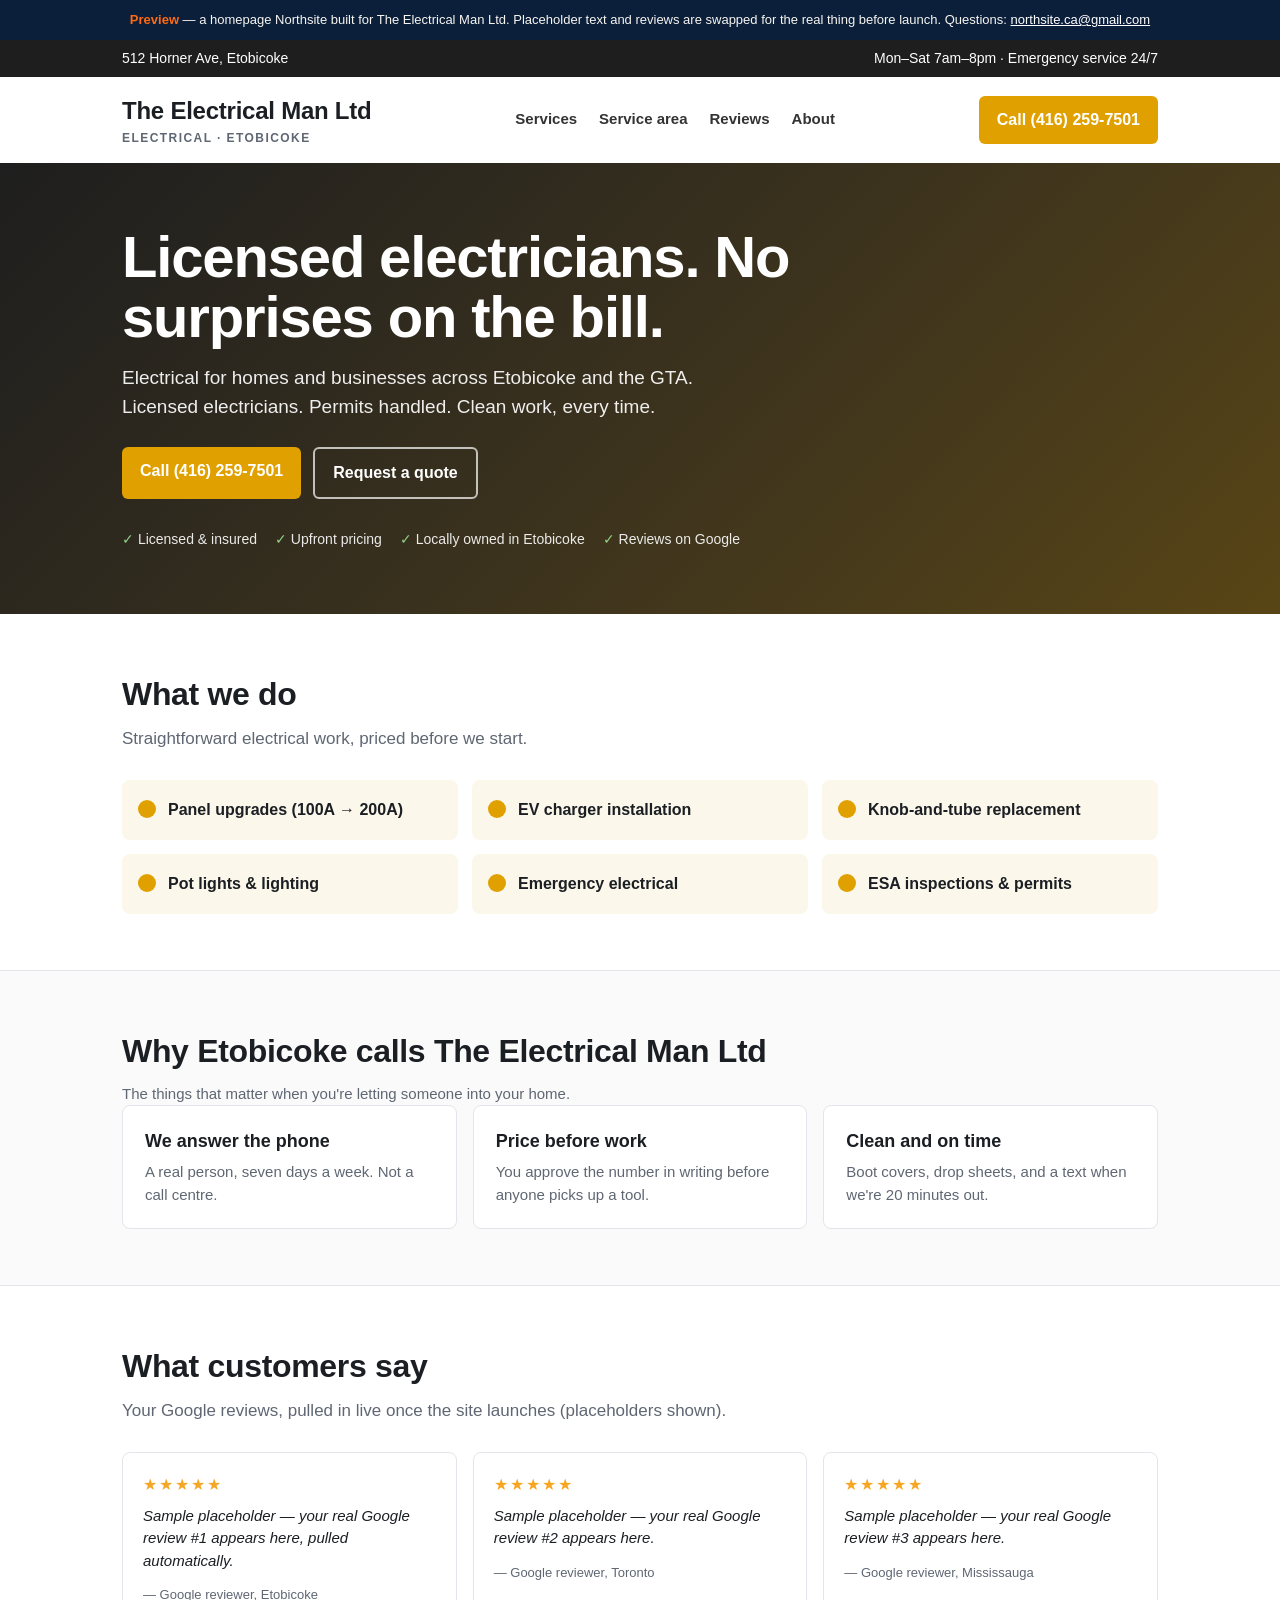
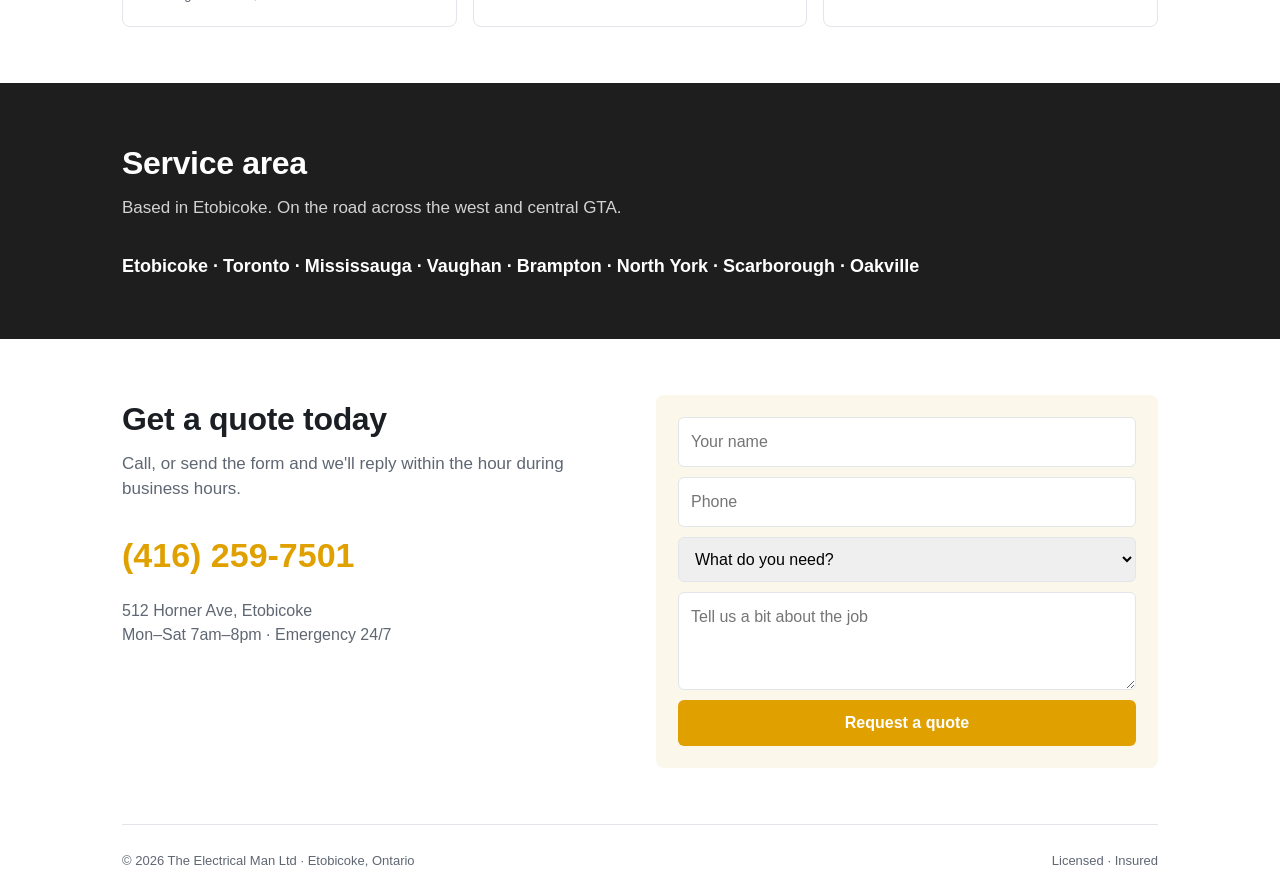
<file: m/the-electrical-man-ltd/index.html>
<!doctype html><html lang="en"><head><meta charset="utf-8"><meta name="viewport" content="width=device-width,initial-scale=1">
<title>The Electrical Man Ltd — Electrical in Etobicoke</title>
<meta name="robots" content="noindex,nofollow">
<style>
:root{--a:#E0A100;--d:#1E1E1E;--l:#FBF7EA;--ink:#1B1F24;--mute:#5F6773;--line:#E2E5EA}
</style>
<link rel="stylesheet" href="/m/mockup.css"></head><body>
<div class="nsbar"><b>Preview</b> — a homepage Northsite built for The Electrical Man Ltd. Placeholder text and reviews are swapped for the real thing before launch. Questions: <a href="mailto:northsite.ca@gmail.com">northsite.ca@gmail.com</a></div>
<div class="top"><div class="wrap"><span>512 Horner Ave, Etobicoke</span><span>Mon–Sat 7am–8pm · Emergency service 24/7</span></div></div>
<div class="wrap"><nav><div class="brand">The Electrical Man Ltd<small>Electrical · Etobicoke</small></div><div class="links"><a>Services</a><a>Service area</a><a>Reviews</a><a>About</a></div><a class="call" href="tel:(416) 259-7501">Call (416) 259-7501</a></nav></div>
<div class="hero"><div class="wrap"><h1>Licensed electricians. No surprises on the bill.</h1><p>Electrical for homes and businesses across Etobicoke and the GTA. Licensed electricians. Permits handled. Clean work, every time.</p>
<div class="cta"><a class="call" href="tel:(416) 259-7501">Call (416) 259-7501</a><a class="ghost" href="#quote">Request a quote</a></div>
<div class="badges"><span>Licensed &amp; insured</span><span>Upfront pricing</span><span>Locally owned in Etobicoke</span><span>Reviews on Google</span></div></div></div>
<section><div class="wrap"><h2>What we do</h2><p class="sub">Straightforward electrical work, priced before we start.</p><ul class="svc"><li><span></span>Panel upgrades (100A → 200A)</li><li><span></span>EV charger installation</li><li><span></span>Knob-and-tube replacement</li><li><span></span>Pot lights &amp; lighting</li><li><span></span>Emergency electrical</li><li><span></span>ESA inspections &amp; permits</li></ul></div></section>
<section class="why"><div class="wrap"><h2>Why Etobicoke calls The Electrical Man Ltd</h2><p class="sub">The things that matter when you're letting someone into your home.</p>
<div class="grid"><div><b>We answer the phone</b><p>A real person, seven days a week. Not a call centre.</p></div><div><b>Price before work</b><p>You approve the number in writing before anyone picks up a tool.</p></div><div><b>Clean and on time</b><p>Boot covers, drop sheets, and a text when we're 20 minutes out.</p></div></div></div></section>
<section><div class="wrap"><h2>What customers say</h2><p class="sub">Your Google reviews, pulled in live once the site launches (placeholders shown).</p>
<div class="rev"><div><div class="stars">★★★★★</div><p><em>Sample placeholder — your real Google review #1 appears here, pulled automatically.</em></p><i>— Google reviewer, Etobicoke</i></div><div><div class="stars">★★★★★</div><p><em>Sample placeholder — your real Google review #2 appears here.</em></p><i>— Google reviewer, Toronto</i></div><div><div class="stars">★★★★★</div><p><em>Sample placeholder — your real Google review #3 appears here.</em></p><i>— Google reviewer, Mississauga</i></div></div></div></section>
<section class="area"><div class="wrap"><h2>Service area</h2><p class="sub">Based in Etobicoke. On the road across the west and central GTA.</p><div class="list">Etobicoke · Toronto · Mississauga · Vaughan · Brampton · North York · Scarborough · Oakville</div></div></section>
<section id="quote"><div class="wrap"><div class="contact"><div><h2>Get a quote today</h2><p class="sub">Call, or send the form and we'll reply within the hour during business hours.</p><a class="big" href="tel:(416) 259-7501">(416) 259-7501</a><p style="color:var(--mute);margin:0">512 Horner Ave, Etobicoke<br>Mon–Sat 7am–8pm · Emergency 24/7</p></div>
<form><input placeholder="Your name"><input placeholder="Phone"><select><option>What do you need?</option><option>Panel upgrades (100A → 200A)</option><option>EV charger installation</option><option>Knob-and-tube replacement</option><option>Pot lights &amp; lighting</option><option>Emergency electrical</option><option>ESA inspections &amp; permits</option></select><textarea rows="3" placeholder="Tell us a bit about the job"></textarea><button type="button">Request a quote</button></form></div></div></section>
<div class="wrap"><footer><span>© 2026 The Electrical Man Ltd · Etobicoke, Ontario</span><span>Licensed · Insured</span></footer></div>
<a class="sticky" href="tel:(416) 259-7501">📞 Call (416) 259-7501</a>
</body></html>
</file>
<file: m/mockup.css>
*{box-sizing:border-box} body{margin:0;font-family:-apple-system,"Segoe UI",Roboto,Helvetica,Arial,sans-serif;color:var(--ink);background:#fff;line-height:1.5}
.wrap{max-width:1080px;margin:0 auto;padding:0 22px}
.top{background:var(--d);color:#fff;font-size:14px} .top .wrap{display:flex;justify-content:space-between;padding:8px 22px;gap:12px;flex-wrap:wrap}
nav{display:flex;justify-content:space-between;align-items:center;padding:16px 0;gap:16px}
.brand{font-weight:800;font-size:24px;letter-spacing:-.01em} .brand small{display:block;font-size:12px;font-weight:600;color:var(--mute);letter-spacing:.12em;text-transform:uppercase}
nav .links{display:flex;gap:22px;font-weight:600;font-size:15px;color:#333} @media(max-width:760px){nav .links{display:none}}
.call{background:var(--a);color:#fff;font-weight:700;padding:12px 18px;border-radius:6px;text-decoration:none;white-space:nowrap;font-size:16px}
.hero{background:linear-gradient(135deg,var(--d) 0%,color-mix(in srgb,var(--d) 70%,var(--a)) 100%);color:#fff;padding:64px 0}
.hero h1{font-size:clamp(34px,5vw,58px);line-height:1.05;margin:0 0 16px;max-width:14em;letter-spacing:-.02em}
.hero p{font-size:19px;max-width:32em;margin:0 0 26px;opacity:.92}
.hero .cta{display:flex;gap:12px;flex-wrap:wrap} .hero .ghost{border:2px solid rgba(255,255,255,.7);color:#fff;padding:12px 18px;border-radius:6px;font-weight:700;text-decoration:none}
.badges{display:flex;gap:18px;margin-top:30px;flex-wrap:wrap;font-size:14px;opacity:.9} .badges span::before{content:"✓ ";color:#9EE493}
section{padding:56px 0} h2{font-size:32px;margin:0 0 8px;letter-spacing:-.01em} .sub{color:var(--mute);margin:0 0 28px;font-size:17px}
.grid{display:grid;grid-template-columns:repeat(3,1fr);gap:16px} @media(max-width:760px){.grid{grid-template-columns:1fr}}
ul.svc{list-style:none;padding:0;margin:0;display:grid;grid-template-columns:repeat(3,1fr);gap:14px} @media(max-width:760px){ul.svc{grid-template-columns:1fr}}
ul.svc li{background:var(--l);padding:18px 18px 18px 46px;border-radius:8px;font-weight:600;position:relative}
ul.svc li span{position:absolute;left:16px;top:20px;width:18px;height:18px;border-radius:50%;background:var(--a)}
.why{background:#FAFAFB;border-top:1px solid var(--line);border-bottom:1px solid var(--line)}
.why .grid div{background:#fff;border:1px solid var(--line);border-radius:8px;padding:22px} .why b{display:block;font-size:18px;margin-bottom:6px} .why p{margin:0;color:var(--mute);font-size:15px}
.rev{display:grid;grid-template-columns:repeat(3,1fr);gap:16px} @media(max-width:760px){.rev{grid-template-columns:1fr}}
.rev>div{border:1px solid var(--line);border-radius:8px;padding:20px} .stars{color:#F5A623;letter-spacing:2px;margin-bottom:8px} .rev p{margin:0 0 10px;font-size:15px} .rev i{color:var(--mute);font-size:13px;font-style:normal}
.area{background:var(--d);color:#fff} .area h2{color:#fff} .area .sub{color:rgba(255,255,255,.8)} .area .list{font-size:18px;font-weight:600;line-height:1.9}
.contact{display:grid;grid-template-columns:1fr 1fr;gap:32px;align-items:start} @media(max-width:760px){.contact{grid-template-columns:1fr}}
form{background:var(--l);padding:22px;border-radius:8px;display:grid;gap:10px} input,textarea,select{padding:12px;border:1px solid var(--line);border-radius:6px;font:inherit;width:100%} button{background:var(--a);color:#fff;border:0;padding:14px;border-radius:6px;font-weight:700;font-size:16px}
.big{font-size:34px;font-weight:800;color:var(--a);text-decoration:none;display:block;margin:6px 0 18px}
footer{padding:26px 0;color:var(--mute);font-size:13px;border-top:1px solid var(--line);display:flex;justify-content:space-between;flex-wrap:wrap;gap:8px}
.nsbar{background:#0B1F3A;color:#F7F5F0;font-size:13px;padding:10px 14px;text-align:center;font-family:inherit} .nsbar b{color:#FF6A13} .nsbar a{color:#fff}
.sticky{display:none} @media(max-width:760px){.sticky{display:block;position:fixed;bottom:0;left:0;right:0;background:var(--a);color:#fff;text-align:center;padding:16px;font-weight:800;font-size:18px;text-decoration:none} body{padding-bottom:64px}}
</file>
